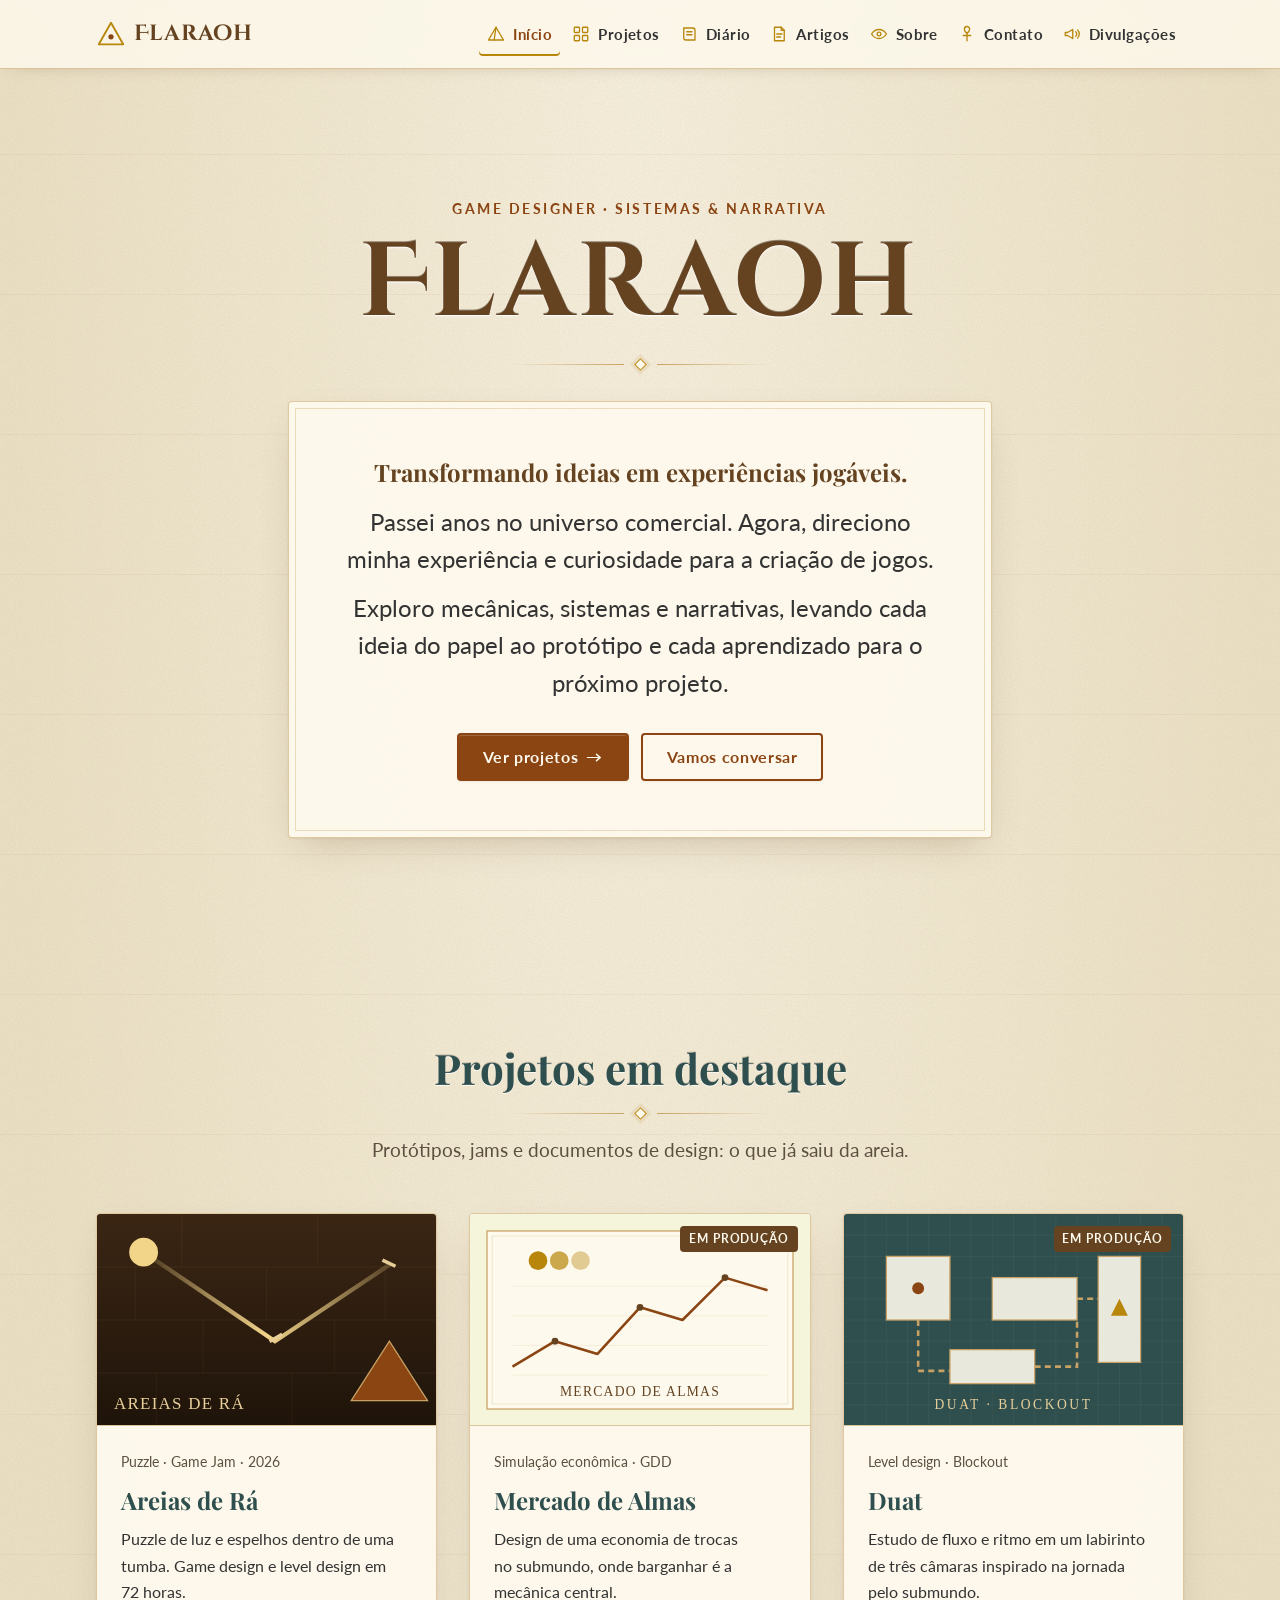
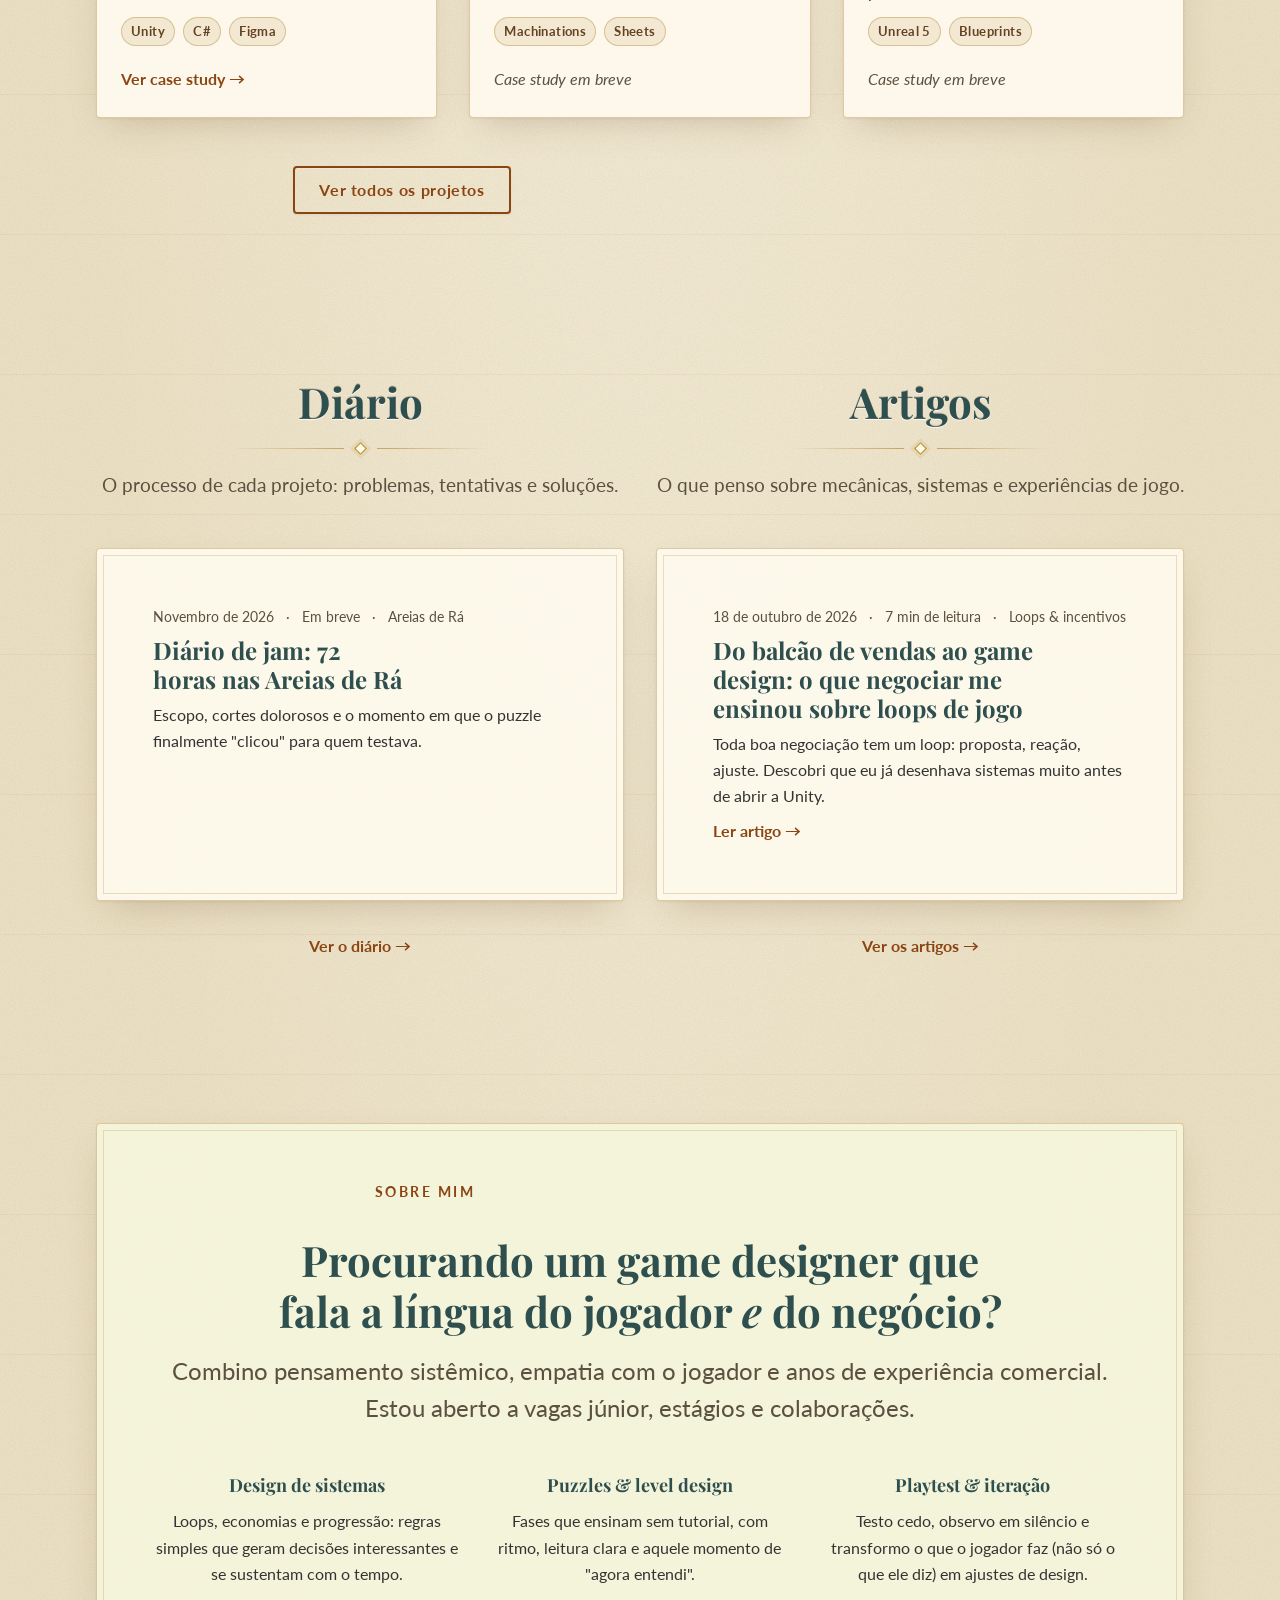
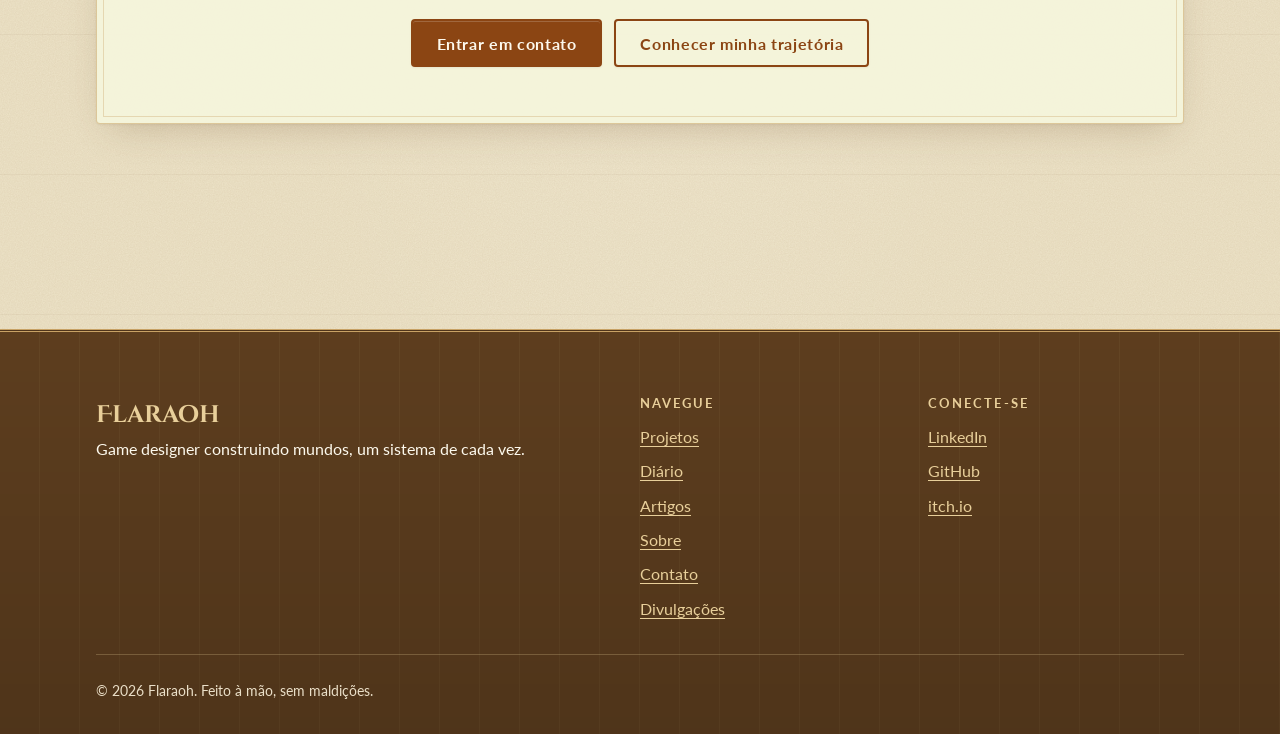
<file: index.html>
<!doctype html>
<html lang="pt-BR">
<head>
  <meta charset="utf-8">
  <meta name="viewport" content="width=device-width, initial-scale=1">
  <title>Flaraoh · Game Designer — Projetos, Diário & Artigos</title>
  <meta name="description" content="Flaraoh é game designer com foco em sistemas, narrativa e level design. Conheça os projetos, o diário de desenvolvimento e os artigos.">
  <meta name="theme-color" content="#FDF9ED">
  <meta property="og:title" content="Flaraoh · Game Designer">
  <meta property="og:description" content="Projetos, diário de desenvolvimento e artigos de game design de Flaraoh.">
  <meta property="og:type" content="website">
  <link rel="icon" href="assets/favicon.svg" type="image/svg+xml">
  <link rel="preconnect" href="https://fonts.googleapis.com">
  <link rel="preconnect" href="https://fonts.gstatic.com" crossorigin>
  <link rel="stylesheet" href="https://fonts.googleapis.com/css2?family=Cinzel+Decorative:wght@700&family=Lato:ital,wght@0,400;0,700;1,400&family=Playfair+Display:wght@600;700&display=swap">
  <link rel="stylesheet" href="css/style.css">
  <script>document.documentElement.classList.add("js");</script>
  <script src="js/main.js" defer></script>
</head>
<body>
  <a class="skip-link" href="#conteudo">Pular para o conteúdo</a>

  <header class="site-header">
    <div class="container site-header__inner">
      <a class="brand" href="index.html">
        <svg class="brand__mark" viewBox="0 0 32 32" aria-hidden="true"><path d="M16 4 3 27h26L16 4Z" fill="none" stroke="#B8860B" stroke-width="2" stroke-linejoin="round"/><circle cx="16" cy="19" r="2.8" fill="#8B4513"/></svg>
        <span class="brand__name">Flaraoh</span>
      </a>
      <button class="nav-toggle" type="button" aria-expanded="false" aria-controls="site-nav">
        <span class="nav-toggle__bars" aria-hidden="true"></span>
        <span class="nav-toggle__label visually-hidden">Abrir menu</span>
      </button>
      <nav id="site-nav" class="site-nav" aria-label="Principal">
        <ul class="site-nav__list">
          <li><a class="site-nav__link" href="index.html" aria-current="page"><svg class="site-nav__icon" viewBox="0 0 24 24" aria-hidden="true"><path d="M12 3 2 20h20L12 3Z"/><path d="M12 3 9.5 20"/></svg>Início</a></li>
          <li><a class="site-nav__link" href="projects.html"><svg class="site-nav__icon" viewBox="0 0 24 24" aria-hidden="true"><rect x="3" y="3" width="7" height="7" rx="1"/><rect x="14" y="3" width="7" height="7" rx="1"/><rect x="3" y="14" width="7" height="7" rx="1"/><rect x="14" y="14" width="7" height="7" rx="1"/></svg>Projetos</a></li>
          <li><a class="site-nav__link" href="devlog.html"><svg class="site-nav__icon" viewBox="0 0 24 24" aria-hidden="true"><path d="M5 4h12a3 3 0 0 1 3 3v13H8a3 3 0 0 1-3-3V4Z"/><path d="M9 9h7M9 13h7"/></svg>Diário</a></li>
          <li><a class="site-nav__link" href="articles.html"><svg class="site-nav__icon" viewBox="0 0 24 24" aria-hidden="true"><path d="M6 3h9l4 4v14H6V3Z"/><path d="M15 3v4h4M9 12h7M9 16h5"/></svg>Artigos</a></li>
          <li><a class="site-nav__link" href="about.html"><svg class="site-nav__icon" viewBox="0 0 24 24" aria-hidden="true"><path d="M2 12s4-6 10-6 10 6 10 6-4 6-10 6S2 12 2 12Z"/><circle cx="12" cy="12" r="2.5"/></svg>Sobre</a></li>
          <li><a class="site-nav__link" href="contact.html"><svg class="site-nav__icon" viewBox="0 0 24 24" aria-hidden="true"><path d="M12 11C9.5 9 8.5 7 8.5 5.5a3.5 3.5 0 0 1 7 0C15.5 7 14.5 9 12 11Z"/><path d="M12 11v10M7 14h10"/></svg>Contato</a></li>
          <li><a class="site-nav__link" href="spotlight.html"><svg class="site-nav__icon" viewBox="0 0 24 24" aria-hidden="true"><path d="M3 10v4h3l7 4V6l-7 4H3Z"/><path d="M17 9a4 4 0 0 1 0 6M19.5 6.5a8 8 0 0 1 0 11"/></svg>Divulgações</a></li>
        </ul>
      </nav>
    </div>
  </header>

  <main id="conteudo">
    <!-- BLOCO 1: APRESENTAÇÃO -->
    <section class="hero" aria-labelledby="hero-title">
      <div class="container hero__inner">
        <p class="eyebrow">Game Designer · Sistemas & Narrativa</p>
        <h1 id="hero-title" class="hero__title engraved">Flaraoh</h1>
        <div class="divider" aria-hidden="true"><span class="divider__gem"></span></div>
        <div class="plaque hero__plaque">
          <h2 class="hero__subtitle">Transformando ideias em experiências jogáveis.</h2>
          <p class="hero__lead">Passei anos no universo comercial. Agora, direciono minha experiência e curiosidade para a criação de jogos.</p>
          <p class="hero__lead">Exploro mecânicas, sistemas e narrativas, levando cada ideia do papel ao protótipo e cada aprendizado para o próximo projeto.</p>
          <div class="hero__actions">
            <a class="btn" href="projects.html">Ver projetos <span class="btn__arrow" aria-hidden="true">→</span></a>
            <a class="btn btn--ghost" href="contact.html">Vamos conversar</a>
          </div>
        </div>
      </div>
    </section>

    <!-- BLOCO 2: PROJETOS -->
    <section class="section" aria-labelledby="projetos-title">
      <div class="container">
        <header class="section-header">
          <h2 id="projetos-title" class="section-title engraved--subtle">Projetos em destaque</h2>
          <div class="divider" aria-hidden="true"><span class="divider__gem"></span></div>
          <p class="section-header__sub">Protótipos, jams e documentos de design: o que já saiu da areia.</p>
        </header>

        <ul class="grid grid--3 card-list" role="list">
          <li>
            <article class="card">
              <div class="card__media"><img src="assets/img/project-1.svg" alt="" width="800" height="500" loading="lazy" decoding="async"></div>
              <div class="card__body">
                <p class="card__meta">Puzzle · Game Jam · 2026</p>
                <h3 class="card__title"><a class="card__link" href="project-1.html">Areias de Rá</a></h3>
                <p>Puzzle de luz e espelhos dentro de uma tumba. Game design e level design em 72 horas.</p>
                <ul class="tag-list" aria-label="Tecnologias"><li class="tag">Unity</li><li class="tag">C#</li><li class="tag">Figma</li></ul>
                <p class="card__footer"><span class="card__cta">Ver case study →</span></p>
              </div>
            </article>
          </li>
          <li>
            <article class="card">
              <span class="badge">Em produção</span>
              <div class="card__media"><img src="assets/img/project-2.svg" alt="" width="800" height="500" loading="lazy" decoding="async"></div>
              <div class="card__body">
                <p class="card__meta">Simulação econômica · GDD</p>
                <h3 class="card__title">Mercado de Almas</h3>
                <p>Design de uma economia de trocas no submundo, onde barganhar é a mecânica central.</p>
                <ul class="tag-list" aria-label="Tecnologias"><li class="tag">Machinations</li><li class="tag">Sheets</li></ul>
                <p class="card__footer"><span class="card__cta card__cta--soon">Case study em breve</span></p>
              </div>
            </article>
          </li>
          <li>
            <article class="card">
              <span class="badge">Em produção</span>
              <div class="card__media"><img src="assets/img/project-3.svg" alt="" width="800" height="500" loading="lazy" decoding="async"></div>
              <div class="card__body">
                <p class="card__meta">Level design · Blockout</p>
                <h3 class="card__title">Duat</h3>
                <p>Estudo de fluxo e ritmo em um labirinto de três câmaras inspirado na jornada pelo submundo.</p>
                <ul class="tag-list" aria-label="Tecnologias"><li class="tag">Unreal 5</li><li class="tag">Blueprints</li></ul>
                <p class="card__footer"><span class="card__cta card__cta--soon">Case study em breve</span></p>
              </div>
            </article>
          </li>
        </ul>

        <p class="text-center mt-7"><a class="btn btn--ghost" href="projects.html">Ver todos os projetos</a></p>
      </div>
    </section>

    <!-- BLOCOS 3 E 4: DIÁRIO E ARTIGOS (lado a lado no computador) -->
    <div class="section section--tight">
      <div class="container grid grid--2 split">
        <section aria-labelledby="diario-title">
          <header class="section-header">
            <h2 id="diario-title" class="section-title engraved--subtle">Diário</h2>
            <div class="divider" aria-hidden="true"><span class="divider__gem"></span></div>
            <p class="section-header__sub">O processo de cada projeto: problemas, tentativas e soluções.</p>
          </header>
          <div class="plaque">
            <article class="post-preview">
              <p class="post-preview__meta"><time datetime="2026-11">Novembro de 2026</time><span>Em breve</span><span>Areias de Rá</span></p>
              <h3 class="post-preview__title">Diário de jam: 72 horas nas Areias de Rá</h3>
              <p class="post-preview__excerpt">Escopo, cortes dolorosos e o momento em que o puzzle finalmente "clicou" para quem testava.</p>
            </article>
          </div>
          <p class="text-center mt-6"><a class="link-arrow" href="devlog.html">Ver o diário</a></p>
        </section>

        <section aria-labelledby="artigos-title">
          <header class="section-header">
            <h2 id="artigos-title" class="section-title engraved--subtle">Artigos</h2>
            <div class="divider" aria-hidden="true"><span class="divider__gem"></span></div>
            <p class="section-header__sub">O que penso sobre mecânicas, sistemas e experiências de jogo.</p>
          </header>
          <div class="plaque">
            <article class="post-preview">
              <p class="post-preview__meta"><time datetime="2026-10-18">18 de outubro de 2026</time><span>7 min de leitura</span><span>Loops & incentivos</span></p>
              <h3 class="post-preview__title"><a href="article-1.html">Do balcão de vendas ao game design: o que negociar me ensinou sobre loops de jogo</a></h3>
              <p class="post-preview__excerpt">Toda boa negociação tem um loop: proposta, reação, ajuste. Descobri que eu já desenhava sistemas muito antes de abrir a Unity.</p>
              <p><a class="link-arrow" href="article-1.html" aria-label="Ler artigo: Do balcão de vendas ao game design">Ler artigo</a></p>
            </article>
          </div>
          <p class="text-center mt-6"><a class="link-arrow" href="articles.html">Ver os artigos</a></p>
        </section>
      </div>
    </div>

    <!-- BLOCO 5: SOBRE E CONTATO -->
    <!-- EDITAR: ajuste as três áreas ao seu foco real -->
    <section class="section" aria-labelledby="sobre-title">
      <div class="container">
        <div class="plaque plaque--beige cta-band">
          <p class="eyebrow">Sobre mim</p>
          <h2 id="sobre-title" class="mt-6">Procurando um game designer que fala a língua do jogador <em>e</em> do negócio?</h2>
          <p class="lead">Combino pensamento sistêmico, empatia com o jogador e anos de experiência comercial. Estou aberto a vagas júnior, estágios e colaborações.</p>

          <div class="skill-groups mt-7">
            <div class="skill-group">
              <h3>Design de sistemas</h3>
              <p>Loops, economias e progressão: regras simples que geram decisões interessantes e se sustentam com o tempo.</p>
            </div>
            <div class="skill-group">
              <h3>Puzzles & level design</h3>
              <p>Fases que ensinam sem tutorial, com ritmo, leitura clara e aquele momento de "agora entendi".</p>
            </div>
            <div class="skill-group">
              <h3>Playtest & iteração</h3>
              <p>Testo cedo, observo em silêncio e transformo o que o jogador faz (não só o que ele diz) em ajustes de design.</p>
            </div>
          </div>

          <div class="cta-band__actions">
            <a class="btn" href="contact.html">Entrar em contato</a>
            <a class="btn btn--ghost" href="about.html">Conhecer minha trajetória</a>
          </div>
        </div>
      </div>
    </section>
  </main>


  <footer class="site-footer">
    <div class="container site-footer__inner">
      <div>
        <p class="site-footer__brand">Flaraoh</p>
        <p>Game designer construindo mundos, um sistema de cada vez.</p>
      </div>
      <nav aria-label="Rodapé">
        <h2 class="site-footer__heading">Navegue</h2>
        <ul class="site-footer__links">
          <li><a href="projects.html">Projetos</a></li>
          <li><a href="devlog.html">Diário</a></li>
          <li><a href="articles.html">Artigos</a></li>
          <li><a href="about.html">Sobre</a></li>
          <li><a href="contact.html">Contato</a></li>
          <li><a href="spotlight.html">Divulgações</a></li>
        </ul>
      </nav>
      <div>
        <h2 class="site-footer__heading">Conecte-se</h2>
        <ul class="site-footer__links">
          <li><a href="https://www.linkedin.com/in/seu-usuario" rel="noopener">LinkedIn</a></li>
          <li><a href="https://github.com/seu-usuario" rel="noopener">GitHub</a></li>
          <li><a href="https://seu-usuario.itch.io" rel="noopener">itch.io</a></li>
        </ul>
      </div>
      <p class="site-footer__copy">© <span data-year>2026</span> Flaraoh. Feito à mão, sem maldições.</p>
    </div>
  </footer>
</body>
</html>
</file>
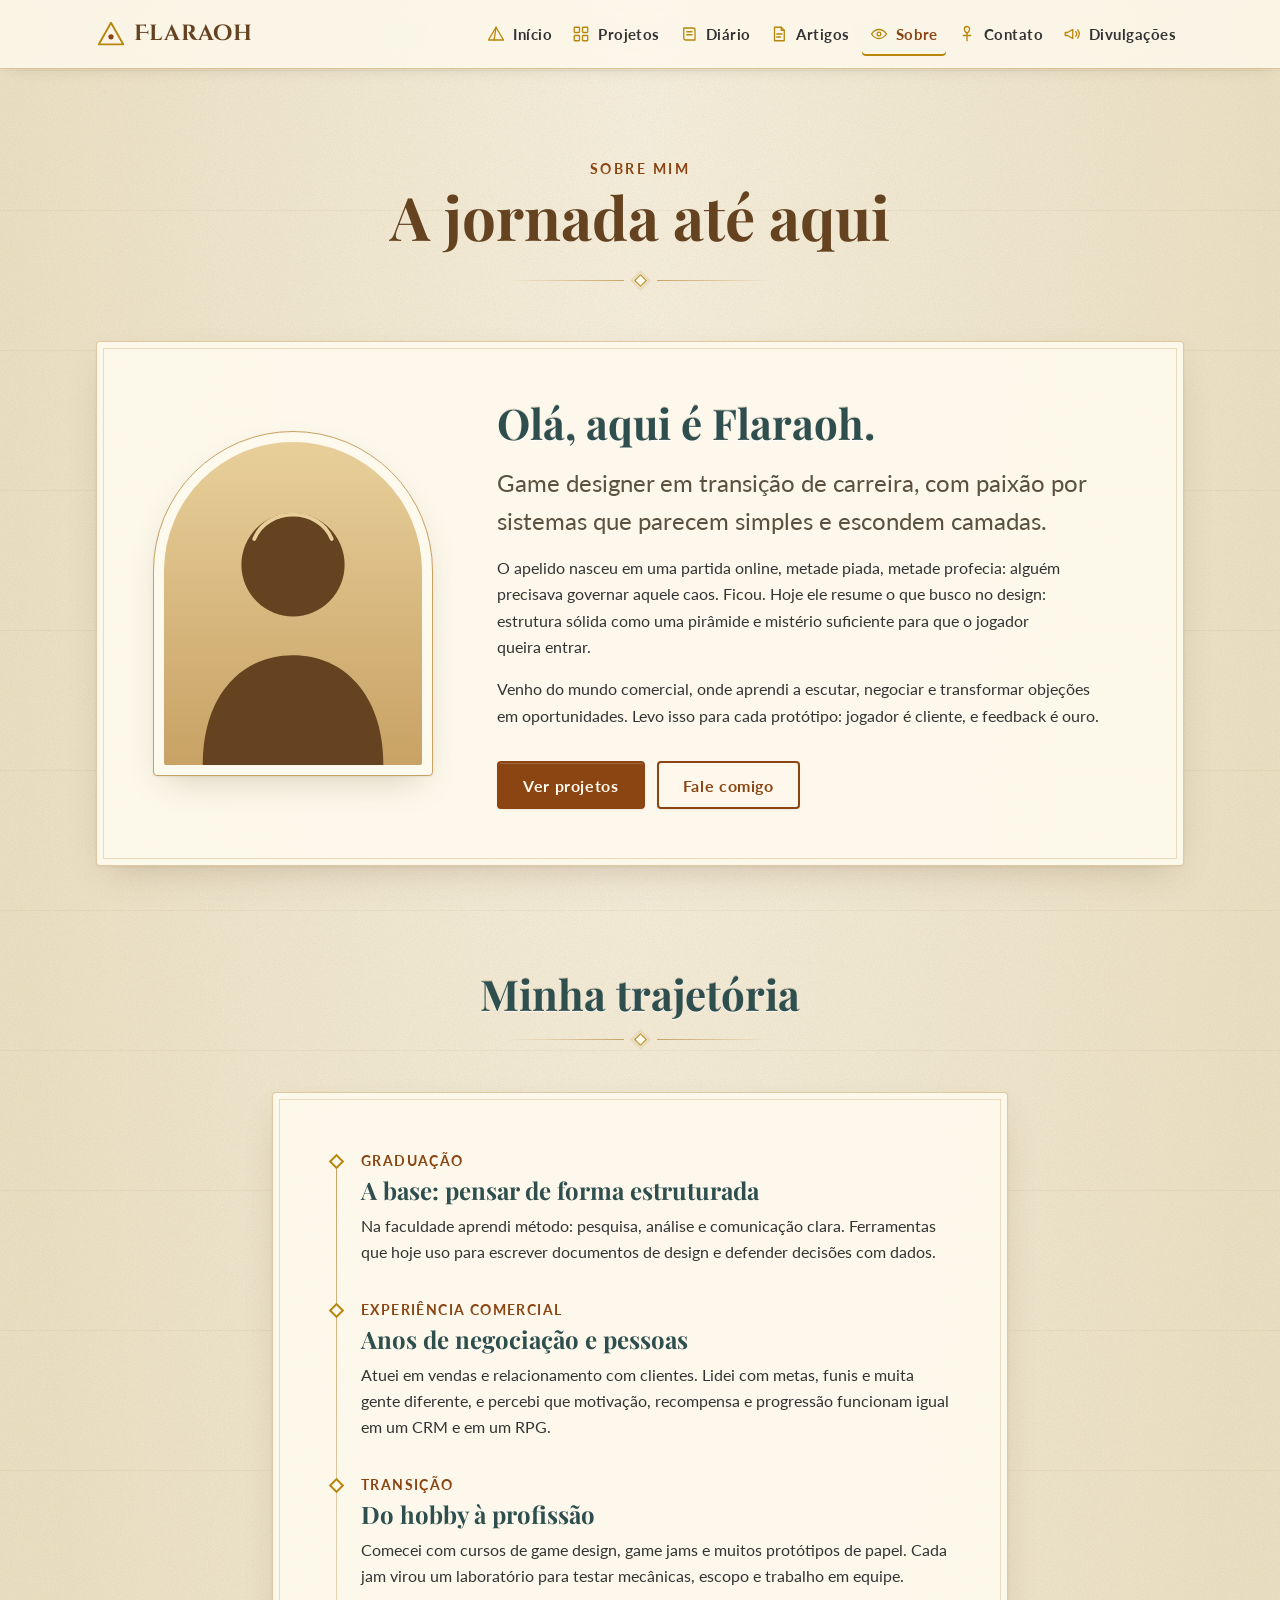
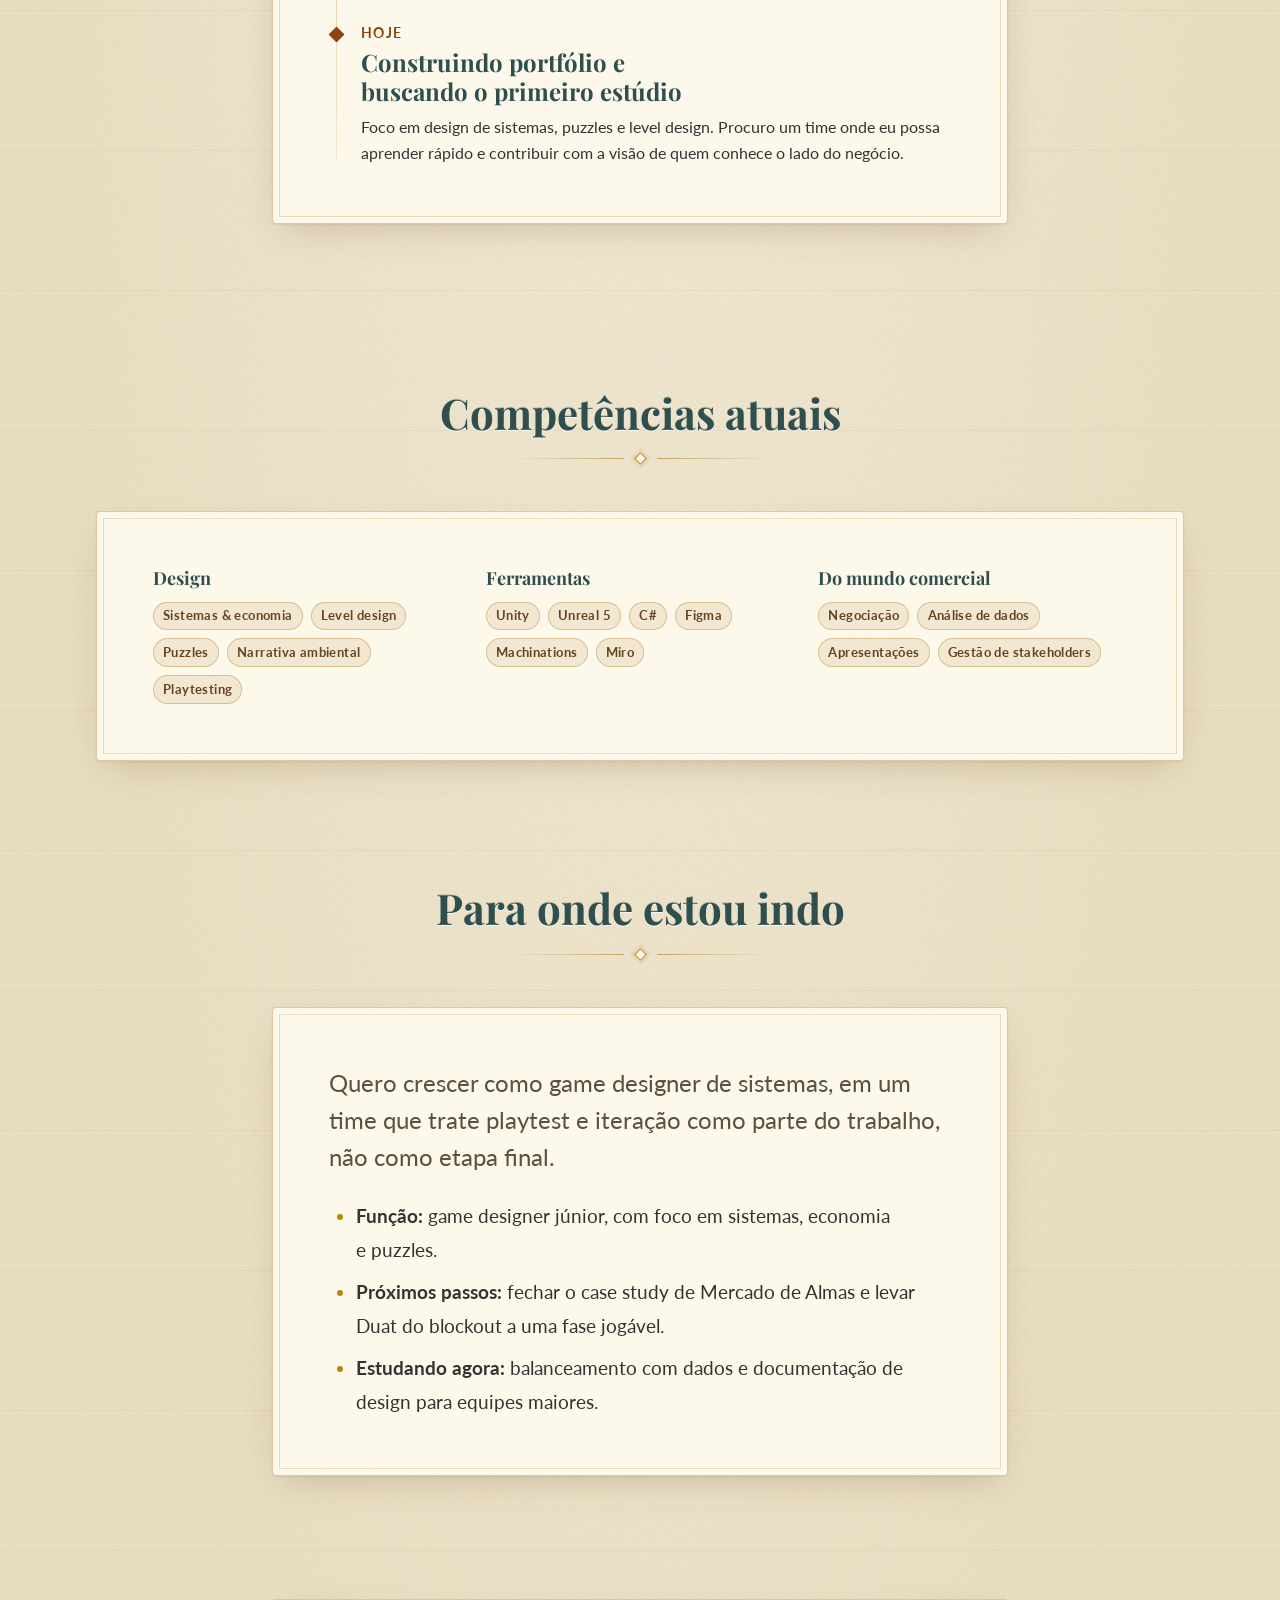
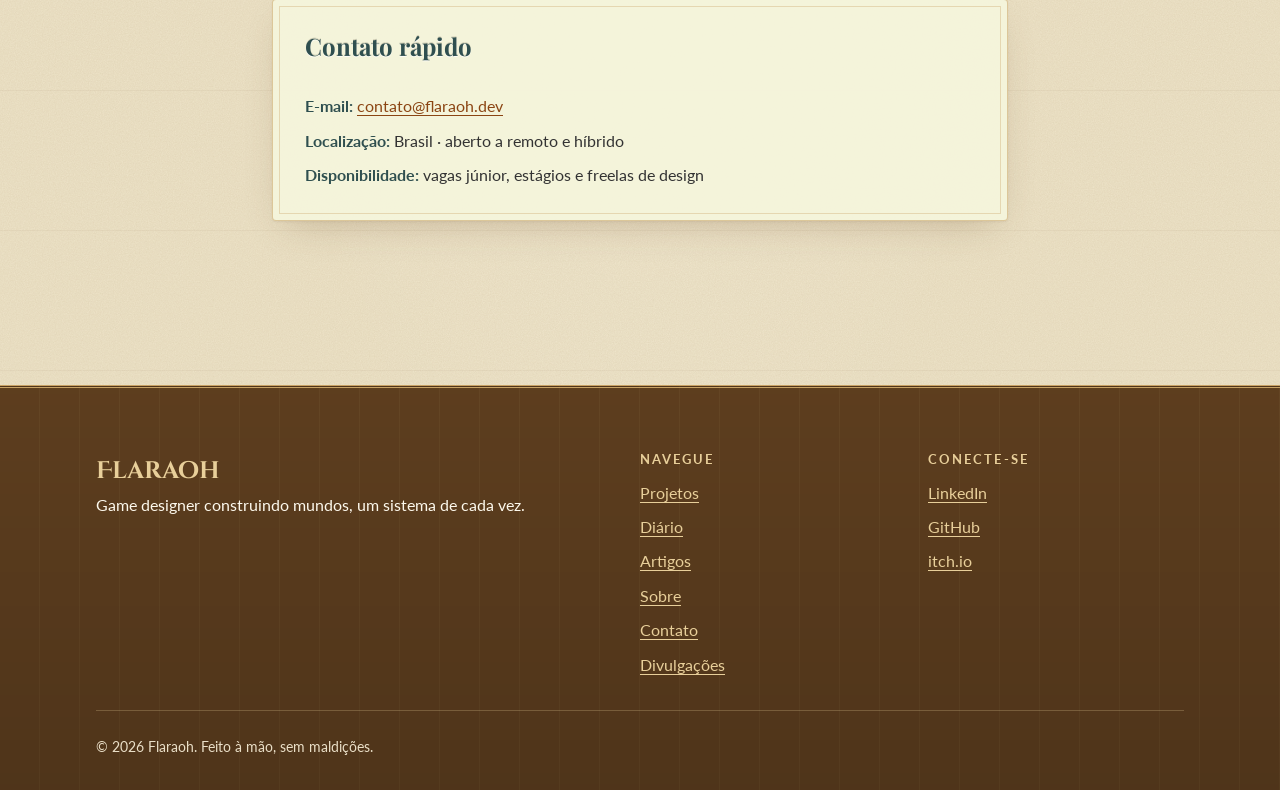
<file: about.html>
<!doctype html>
<html lang="pt-BR">
<head>
  <meta charset="utf-8">
  <meta name="viewport" content="width=device-width, initial-scale=1">
  <title>Sobre · Flaraoh</title>
  <meta name="description" content="A trajetória de Flaraoh, suas competências atuais em game design e a direção profissional que busca.">
  <meta name="theme-color" content="#FDF9ED">
  <link rel="icon" href="assets/favicon.svg" type="image/svg+xml">
  <link rel="preconnect" href="https://fonts.googleapis.com">
  <link rel="preconnect" href="https://fonts.gstatic.com" crossorigin>
  <link rel="stylesheet" href="https://fonts.googleapis.com/css2?family=Cinzel+Decorative:wght@700&family=Lato:ital,wght@0,400;0,700;1,400&family=Playfair+Display:wght@600;700&display=swap">
  <link rel="stylesheet" href="css/style.css">
  <script>document.documentElement.classList.add("js");</script>
  <script src="js/main.js" defer></script>
</head>
<body>
  <a class="skip-link" href="#conteudo">Pular para o conteúdo</a>

  <header class="site-header">
    <div class="container site-header__inner">
      <a class="brand" href="index.html">
        <svg class="brand__mark" viewBox="0 0 32 32" aria-hidden="true"><path d="M16 4 3 27h26L16 4Z" fill="none" stroke="#B8860B" stroke-width="2" stroke-linejoin="round"/><circle cx="16" cy="19" r="2.8" fill="#8B4513"/></svg>
        <span class="brand__name">Flaraoh</span>
      </a>
      <button class="nav-toggle" type="button" aria-expanded="false" aria-controls="site-nav">
        <span class="nav-toggle__bars" aria-hidden="true"></span>
        <span class="nav-toggle__label visually-hidden">Abrir menu</span>
      </button>
      <nav id="site-nav" class="site-nav" aria-label="Principal">
        <ul class="site-nav__list">
          <li><a class="site-nav__link" href="index.html"><svg class="site-nav__icon" viewBox="0 0 24 24" aria-hidden="true"><path d="M12 3 2 20h20L12 3Z"/><path d="M12 3 9.5 20"/></svg>Início</a></li>
          <li><a class="site-nav__link" href="projects.html"><svg class="site-nav__icon" viewBox="0 0 24 24" aria-hidden="true"><rect x="3" y="3" width="7" height="7" rx="1"/><rect x="14" y="3" width="7" height="7" rx="1"/><rect x="3" y="14" width="7" height="7" rx="1"/><rect x="14" y="14" width="7" height="7" rx="1"/></svg>Projetos</a></li>
          <li><a class="site-nav__link" href="devlog.html"><svg class="site-nav__icon" viewBox="0 0 24 24" aria-hidden="true"><path d="M5 4h12a3 3 0 0 1 3 3v13H8a3 3 0 0 1-3-3V4Z"/><path d="M9 9h7M9 13h7"/></svg>Diário</a></li>
          <li><a class="site-nav__link" href="articles.html"><svg class="site-nav__icon" viewBox="0 0 24 24" aria-hidden="true"><path d="M6 3h9l4 4v14H6V3Z"/><path d="M15 3v4h4M9 12h7M9 16h5"/></svg>Artigos</a></li>
          <li><a class="site-nav__link" href="about.html" aria-current="page"><svg class="site-nav__icon" viewBox="0 0 24 24" aria-hidden="true"><path d="M2 12s4-6 10-6 10 6 10 6-4 6-10 6S2 12 2 12Z"/><circle cx="12" cy="12" r="2.5"/></svg>Sobre</a></li>
          <li><a class="site-nav__link" href="contact.html"><svg class="site-nav__icon" viewBox="0 0 24 24" aria-hidden="true"><path d="M12 11C9.5 9 8.5 7 8.5 5.5a3.5 3.5 0 0 1 7 0C15.5 7 14.5 9 12 11Z"/><path d="M12 11v10M7 14h10"/></svg>Contato</a></li>
          <li><a class="site-nav__link" href="spotlight.html"><svg class="site-nav__icon" viewBox="0 0 24 24" aria-hidden="true"><path d="M3 10v4h3l7 4V6l-7 4H3Z"/><path d="M17 9a4 4 0 0 1 0 6M19.5 6.5a8 8 0 0 1 0 11"/></svg>Divulgações</a></li>
        </ul>
      </nav>
    </div>
  </header>

  <main id="conteudo">
    <header class="page-header container">
      <p class="eyebrow">Sobre mim</p>
      <h1 class="mt-0">A jornada até aqui</h1>
      <div class="divider" aria-hidden="true"><span class="divider__gem"></span></div>
    </header>

    <!-- EDITAR: substitua os textos abaixo pela sua história real -->
    <section class="container" aria-label="Apresentação">
      <div class="plaque">
        <div class="profile">
          <figure class="profile__photo">
            <!-- Troque por sua foto: idealmente WebP/AVIF, ~560×700px, < 80 KB -->
            <img src="assets/img/profile.svg" alt="Retrato de Flaraoh" width="400" height="500" decoding="async">
          </figure>
          <div class="stack">
            <h2 class="engraved--subtle">Olá, aqui é Flaraoh.</h2>
            <p class="lead">Game designer em transição de carreira, com paixão por sistemas que parecem simples e escondem camadas.</p>
            <p>O apelido nasceu em uma partida online, metade piada, metade profecia: alguém precisava governar aquele caos. Ficou. Hoje ele resume o que busco no design: estrutura sólida como uma pirâmide e mistério suficiente para que o jogador queira entrar.</p>
            <p>Venho do mundo comercial, onde aprendi a escutar, negociar e transformar objeções em oportunidades. Levo isso para cada protótipo: jogador é cliente, e feedback é ouro.</p>
            <div class="hero__actions hero__actions--start">
              <a class="btn" href="projects.html">Ver projetos</a>
              <a class="btn btn--ghost" href="contact.html">Fale comigo</a>
            </div>
          </div>
        </div>
      </div>
    </section>

    <section class="section" aria-labelledby="jornada-title">
      <div class="container container--narrow">
        <header class="section-header">
          <h2 id="jornada-title" class="section-title engraved--subtle">Minha trajetória</h2>
          <div class="divider" aria-hidden="true"><span class="divider__gem"></span></div>
        </header>

        <div class="plaque">
          <ol class="timeline">
            <li class="timeline__item">
              <p class="timeline__period">Graduação</p>
              <h3>A base: pensar de forma estruturada</h3>
              <p>Na faculdade aprendi método: pesquisa, análise e comunicação clara. Ferramentas que hoje uso para escrever documentos de design e defender decisões com dados.</p>
            </li>
            <li class="timeline__item">
              <p class="timeline__period">Experiência comercial</p>
              <h3>Anos de negociação e pessoas</h3>
              <p>Atuei em vendas e relacionamento com clientes. Lidei com metas, funis e muita gente diferente, e percebi que motivação, recompensa e progressão funcionam igual em um CRM e em um RPG.</p>
            </li>
            <li class="timeline__item">
              <p class="timeline__period">Transição</p>
              <h3>Do hobby à profissão</h3>
              <p>Comecei com cursos de game design, game jams e muitos protótipos de papel. Cada jam virou um laboratório para testar mecânicas, escopo e trabalho em equipe.</p>
            </li>
            <li class="timeline__item timeline__item--current">
              <p class="timeline__period">Hoje</p>
              <h3>Construindo portfólio e buscando o primeiro estúdio</h3>
              <p>Foco em design de sistemas, puzzles e level design. Procuro um time onde eu possa aprender rápido e contribuir com a visão de quem conhece o lado do negócio.</p>
            </li>
          </ol>
        </div>
      </div>
    </section>

    <section class="section section--tight" aria-labelledby="skills-title">
      <div class="container">
        <header class="section-header">
          <h2 id="skills-title" class="section-title engraved--subtle">Competências atuais</h2>
          <div class="divider" aria-hidden="true"><span class="divider__gem"></span></div>
        </header>

        <div class="plaque">
          <div class="skill-groups">
            <div class="skill-group">
              <h3>Design</h3>
              <ul class="tag-list">
                <li class="tag">Sistemas & economia</li><li class="tag">Level design</li><li class="tag">Puzzles</li><li class="tag">Narrativa ambiental</li><li class="tag">Playtesting</li>
              </ul>
            </div>
            <div class="skill-group">
              <h3>Ferramentas</h3>
              <ul class="tag-list">
                <li class="tag">Unity</li><li class="tag">Unreal 5</li><li class="tag">C#</li><li class="tag">Figma</li><li class="tag">Machinations</li><li class="tag">Miro</li>
              </ul>
            </div>
            <div class="skill-group">
              <h3>Do mundo comercial</h3>
              <ul class="tag-list">
                <li class="tag">Negociação</li><li class="tag">Análise de dados</li><li class="tag">Apresentações</li><li class="tag">Gestão de stakeholders</li>
              </ul>
            </div>
          </div>
        </div>
      </div>
    </section>

    <!-- EDITAR: descreva o tipo de vaga, de estúdio e de jogo que você busca -->
    <section class="section section--tight" aria-labelledby="direcao-title">
      <div class="container container--narrow">
        <header class="section-header">
          <h2 id="direcao-title" class="section-title engraved--subtle">Para onde estou indo</h2>
          <div class="divider" aria-hidden="true"><span class="divider__gem"></span></div>
        </header>

        <div class="plaque">
          <div class="prose">
            <p class="lead mt-0">Quero crescer como game designer de sistemas, em um time que trate playtest e iteração como parte do trabalho, não como etapa final.</p>
            <ul>
              <li><strong>Função:</strong> game designer júnior, com foco em sistemas, economia e puzzles.</li>
              <li><strong>Próximos passos:</strong> fechar o case study de Mercado de Almas e levar Duat do blockout a uma fase jogável.</li>
              <li><strong>Estudando agora:</strong> balanceamento com dados e documentação de design para equipes maiores.</li>
            </ul>
          </div>
        </div>
      </div>
    </section>

    <section class="section section--tight" aria-labelledby="contato-rapido-title">
      <div class="container container--narrow">
        <div class="plaque plaque--beige plaque--compact">
          <h2 id="contato-rapido-title" class="engraved--subtle fs-h3">Contato rápido</h2>
          <ul class="contact-facts mt-6">
            <!-- EDITAR: e-mail e localização -->
            <li><strong>E-mail:</strong> <a href="mailto:contato@flaraoh.dev">contato@flaraoh.dev</a></li>
            <li><strong>Localização:</strong> Brasil · aberto a remoto e híbrido</li>
            <li><strong>Disponibilidade:</strong> vagas júnior, estágios e freelas de design</li>
          </ul>
        </div>
      </div>
    </section>
  </main>

  <footer class="site-footer">
    <div class="container site-footer__inner">
      <div>
        <p class="site-footer__brand">Flaraoh</p>
        <p>Game designer construindo mundos, um sistema de cada vez.</p>
      </div>
      <nav aria-label="Rodapé">
        <h2 class="site-footer__heading">Navegue</h2>
        <ul class="site-footer__links">
          <li><a href="projects.html">Projetos</a></li>
          <li><a href="devlog.html">Diário</a></li>
          <li><a href="articles.html">Artigos</a></li>
          <li><a href="about.html">Sobre</a></li>
          <li><a href="contact.html">Contato</a></li>
          <li><a href="spotlight.html">Divulgações</a></li>
        </ul>
      </nav>
      <div>
        <h2 class="site-footer__heading">Conecte-se</h2>
        <ul class="site-footer__links">
          <li><a href="https://www.linkedin.com/in/seu-usuario" rel="noopener">LinkedIn</a></li>
          <li><a href="https://github.com/seu-usuario" rel="noopener">GitHub</a></li>
          <li><a href="https://seu-usuario.itch.io" rel="noopener">itch.io</a></li>
        </ul>
      </div>
      <p class="site-footer__copy">© <span data-year>2026</span> Flaraoh. Feito à mão, sem maldições.</p>
    </div>
  </footer>
</body>
</html>
</file>
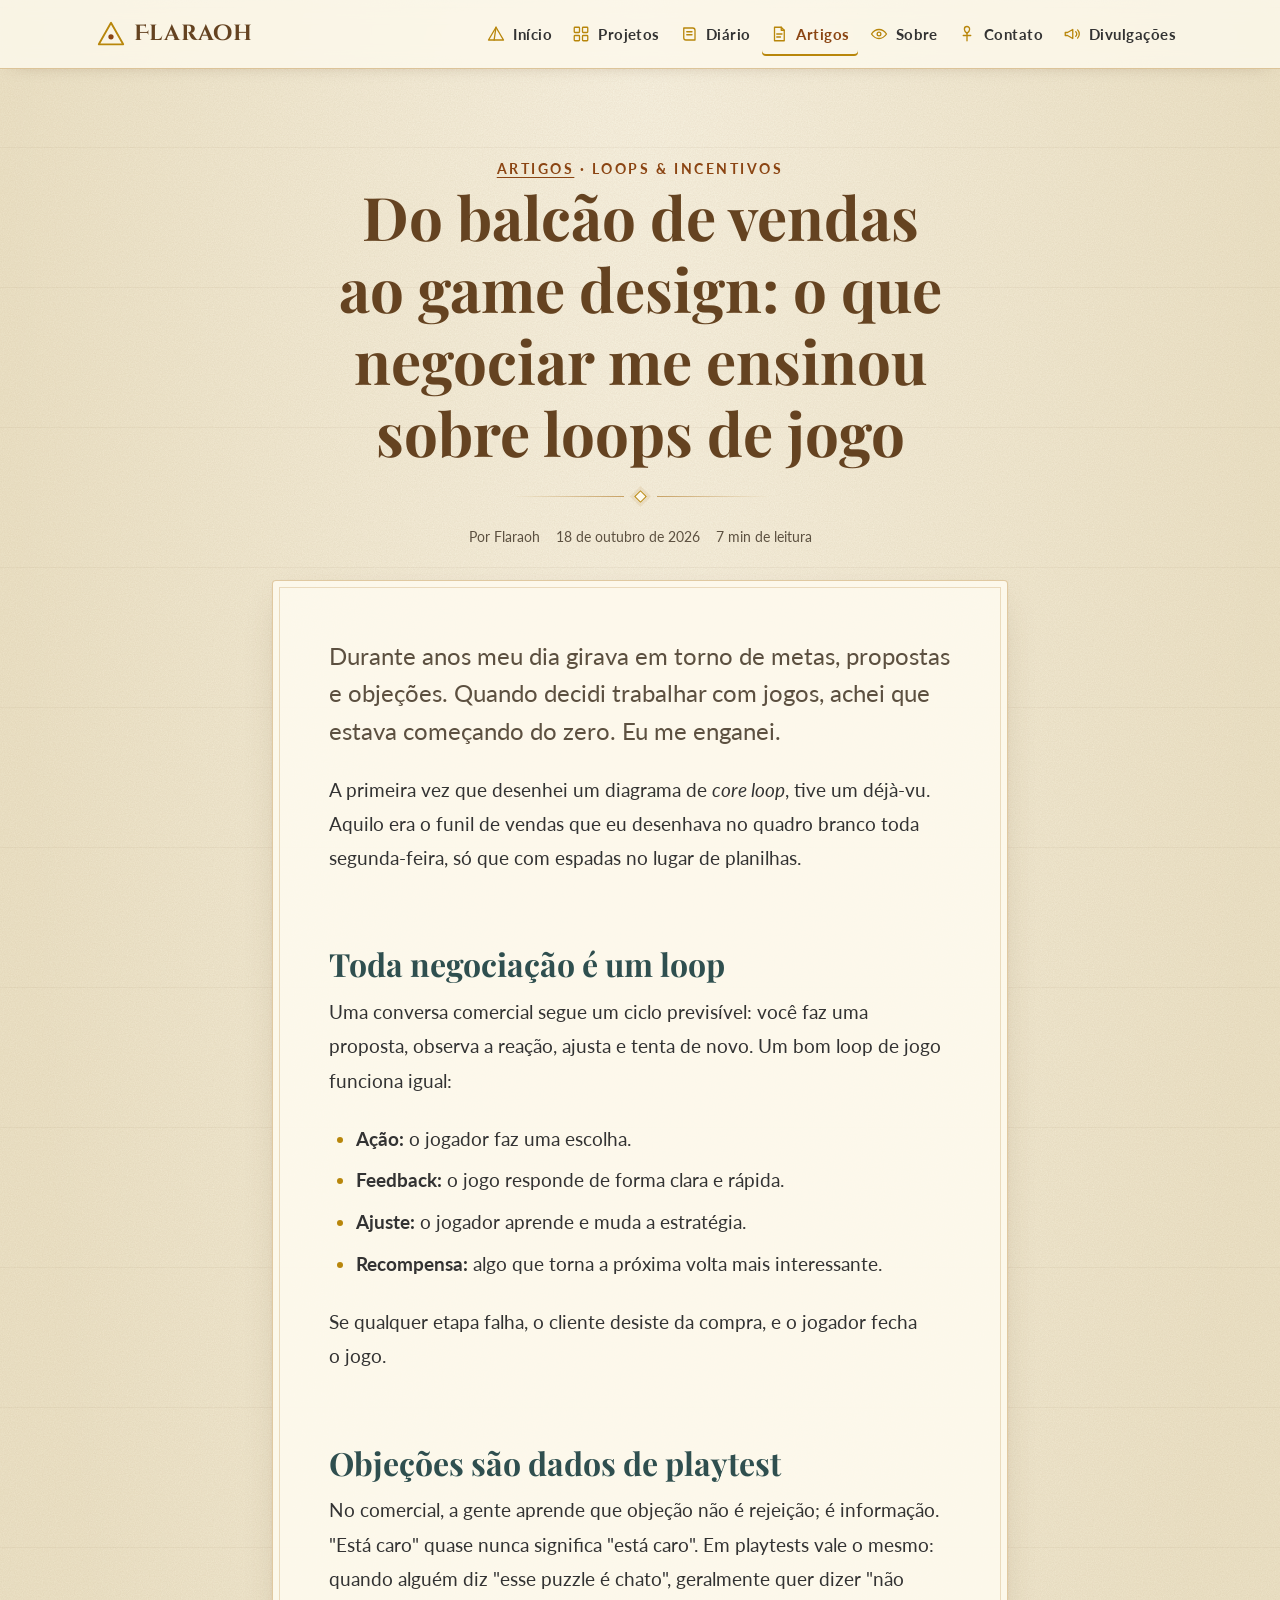
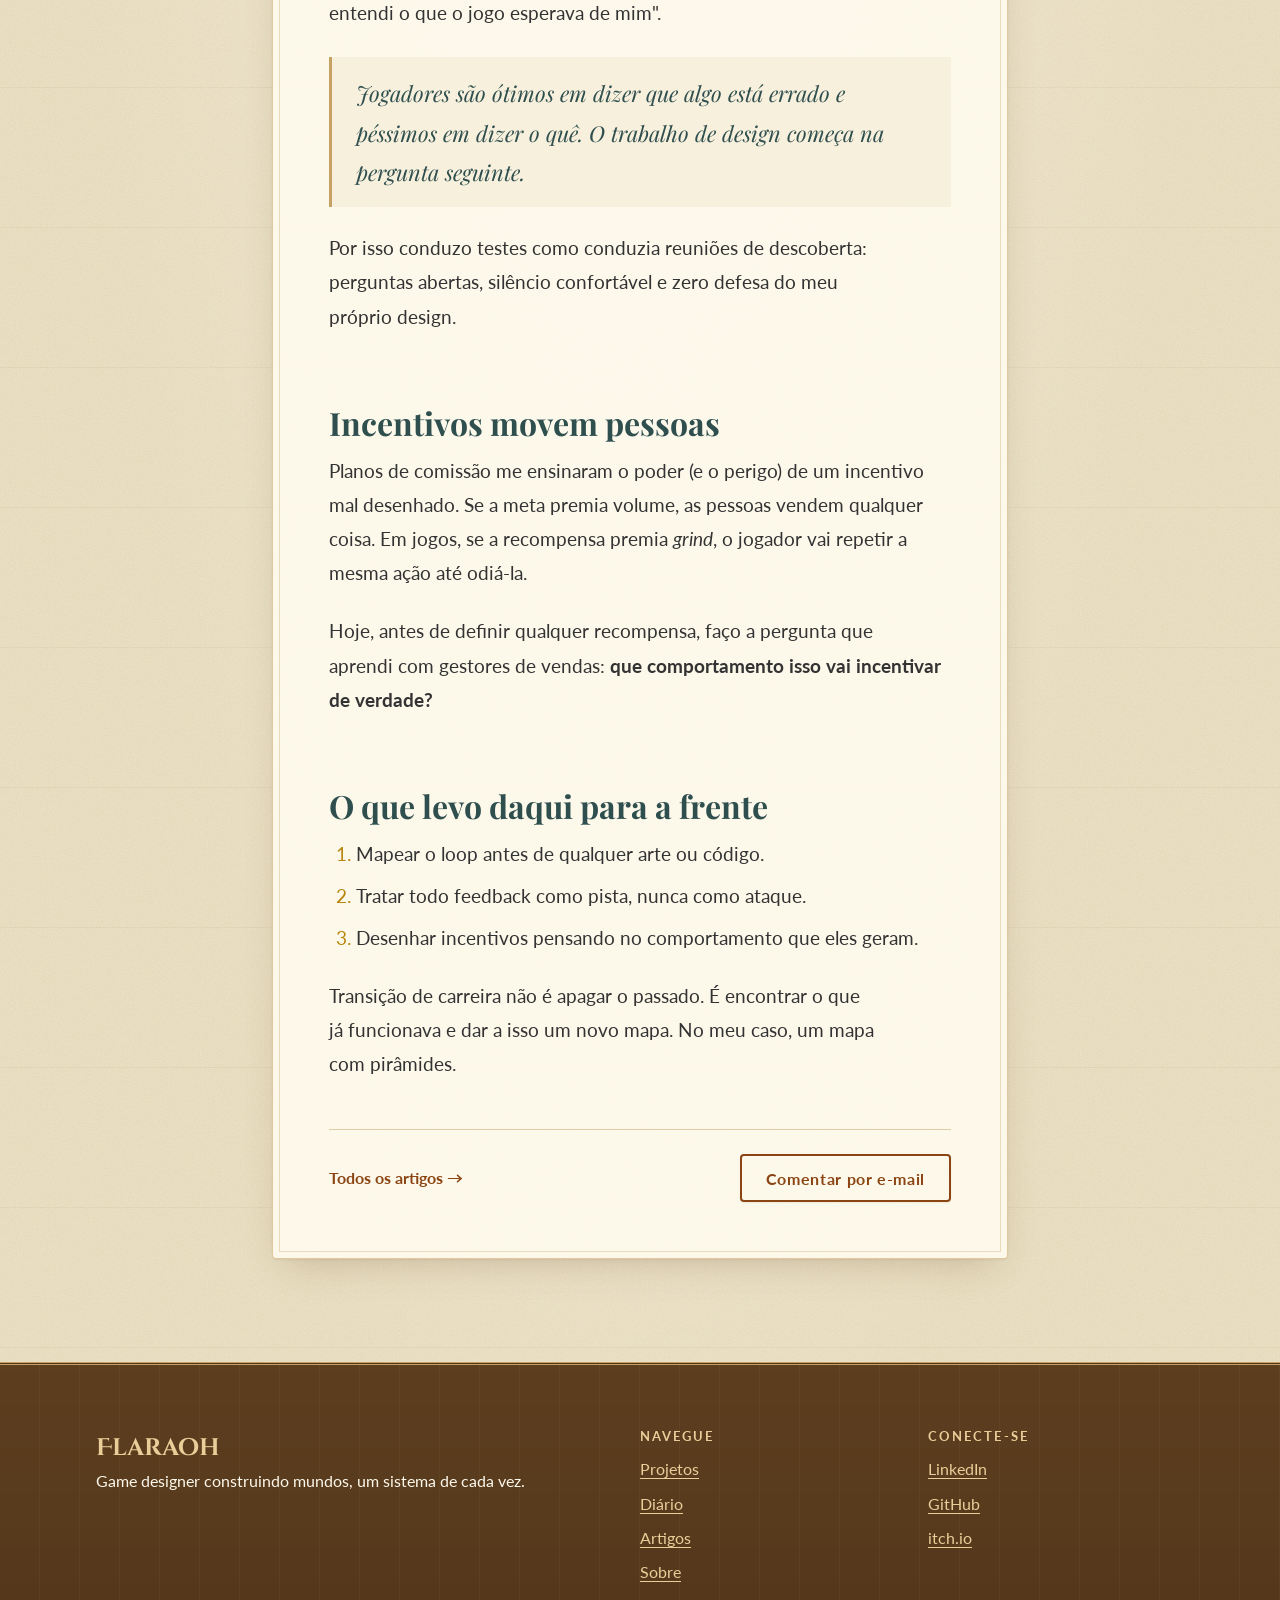
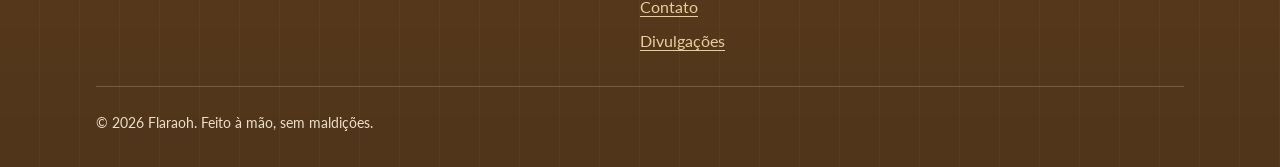
<file: article-1.html>
<!doctype html>
<html lang="pt-BR">
<head>
  <meta charset="utf-8">
  <meta name="viewport" content="width=device-width, initial-scale=1">
  <title>Do balcão de vendas ao game design · Flaraoh</title>
  <meta name="description" content="O que anos de negociação comercial ensinam sobre core loops, playtests e incentivos em jogos.">
  <meta name="theme-color" content="#FDF9ED">
  <link rel="icon" href="assets/favicon.svg" type="image/svg+xml">
  <link rel="preconnect" href="https://fonts.googleapis.com">
  <link rel="preconnect" href="https://fonts.gstatic.com" crossorigin>
  <link rel="stylesheet" href="https://fonts.googleapis.com/css2?family=Cinzel+Decorative:wght@700&family=Lato:ital,wght@0,400;0,700;1,400&family=Playfair+Display:wght@600;700&display=swap">
  <link rel="stylesheet" href="css/style.css">
  <script>document.documentElement.classList.add("js");</script>
  <script src="js/main.js" defer></script>
</head>
<body>
  <a class="skip-link" href="#conteudo">Pular para o conteúdo</a>

  <header class="site-header">
    <div class="container site-header__inner">
      <a class="brand" href="index.html">
        <svg class="brand__mark" viewBox="0 0 32 32" aria-hidden="true"><path d="M16 4 3 27h26L16 4Z" fill="none" stroke="#B8860B" stroke-width="2" stroke-linejoin="round"/><circle cx="16" cy="19" r="2.8" fill="#8B4513"/></svg>
        <span class="brand__name">Flaraoh</span>
      </a>
      <button class="nav-toggle" type="button" aria-expanded="false" aria-controls="site-nav">
        <span class="nav-toggle__bars" aria-hidden="true"></span>
        <span class="nav-toggle__label visually-hidden">Abrir menu</span>
      </button>
      <nav id="site-nav" class="site-nav" aria-label="Principal">
        <ul class="site-nav__list">
          <li><a class="site-nav__link" href="index.html"><svg class="site-nav__icon" viewBox="0 0 24 24" aria-hidden="true"><path d="M12 3 2 20h20L12 3Z"/><path d="M12 3 9.5 20"/></svg>Início</a></li>
          <li><a class="site-nav__link" href="projects.html"><svg class="site-nav__icon" viewBox="0 0 24 24" aria-hidden="true"><rect x="3" y="3" width="7" height="7" rx="1"/><rect x="14" y="3" width="7" height="7" rx="1"/><rect x="3" y="14" width="7" height="7" rx="1"/><rect x="14" y="14" width="7" height="7" rx="1"/></svg>Projetos</a></li>
          <li><a class="site-nav__link" href="devlog.html"><svg class="site-nav__icon" viewBox="0 0 24 24" aria-hidden="true"><path d="M5 4h12a3 3 0 0 1 3 3v13H8a3 3 0 0 1-3-3V4Z"/><path d="M9 9h7M9 13h7"/></svg>Diário</a></li>
          <li><a class="site-nav__link" href="articles.html" aria-current="page"><svg class="site-nav__icon" viewBox="0 0 24 24" aria-hidden="true"><path d="M6 3h9l4 4v14H6V3Z"/><path d="M15 3v4h4M9 12h7M9 16h5"/></svg>Artigos</a></li>
          <li><a class="site-nav__link" href="about.html"><svg class="site-nav__icon" viewBox="0 0 24 24" aria-hidden="true"><path d="M2 12s4-6 10-6 10 6 10 6-4 6-10 6S2 12 2 12Z"/><circle cx="12" cy="12" r="2.5"/></svg>Sobre</a></li>
          <li><a class="site-nav__link" href="contact.html"><svg class="site-nav__icon" viewBox="0 0 24 24" aria-hidden="true"><path d="M12 11C9.5 9 8.5 7 8.5 5.5a3.5 3.5 0 0 1 7 0C15.5 7 14.5 9 12 11Z"/><path d="M12 11v10M7 14h10"/></svg>Contato</a></li>
          <li><a class="site-nav__link" href="spotlight.html"><svg class="site-nav__icon" viewBox="0 0 24 24" aria-hidden="true"><path d="M3 10v4h3l7 4V6l-7 4H3Z"/><path d="M17 9a4 4 0 0 1 0 6M19.5 6.5a8 8 0 0 1 0 11"/></svg>Divulgações</a></li>
        </ul>
      </nav>
    </div>
  </header>

  <main id="conteudo">
    <article class="container container--narrow">
      <header class="page-header article-header">
        <p class="eyebrow"><a href="articles.html">Artigos</a> · Loops & incentivos</p>
        <h1 class="mt-0">Do balcão de vendas ao game design: o que negociar me ensinou sobre loops de jogo</h1>
        <div class="divider" aria-hidden="true"><span class="divider__gem"></span></div>
        <p class="article-header__meta">
          <span>Por Flaraoh</span>
          <time datetime="2026-10-18">18 de outubro de 2026</time>
          <span>7 min de leitura</span>
        </p>
      </header>

      <div class="plaque">
        <div class="prose">
          <p class="lead">Durante anos meu dia girava em torno de metas, propostas e objeções. Quando decidi trabalhar com jogos, achei que estava começando do zero. Eu me enganei.</p>

          <p>A primeira vez que desenhei um diagrama de <em>core loop</em>, tive um déjà-vu. Aquilo era o funil de vendas que eu desenhava no quadro branco toda segunda-feira, só que com espadas no lugar de planilhas.</p>

          <h2>Toda negociação é um loop</h2>
          <p>Uma conversa comercial segue um ciclo previsível: você faz uma proposta, observa a reação, ajusta e tenta de novo. Um bom loop de jogo funciona igual:</p>
          <ul>
            <li><strong>Ação:</strong> o jogador faz uma escolha.</li>
            <li><strong>Feedback:</strong> o jogo responde de forma clara e rápida.</li>
            <li><strong>Ajuste:</strong> o jogador aprende e muda a estratégia.</li>
            <li><strong>Recompensa:</strong> algo que torna a próxima volta mais interessante.</li>
          </ul>
          <p>Se qualquer etapa falha, o cliente desiste da compra, e o jogador fecha o jogo.</p>

          <h2>Objeções são dados de playtest</h2>
          <p>No comercial, a gente aprende que objeção não é rejeição; é informação. "Está caro" quase nunca significa "está caro". Em playtests vale o mesmo: quando alguém diz "esse puzzle é chato", geralmente quer dizer "não entendi o que o jogo esperava de mim".</p>

          <blockquote><p>Jogadores são ótimos em dizer que algo está errado e péssimos em dizer o quê. O trabalho de design começa na pergunta seguinte.</p></blockquote>

          <p>Por isso conduzo testes como conduzia reuniões de descoberta: perguntas abertas, silêncio confortável e zero defesa do meu próprio design.</p>

          <h2>Incentivos movem pessoas</h2>
          <p>Planos de comissão me ensinaram o poder (e o perigo) de um incentivo mal desenhado. Se a meta premia volume, as pessoas vendem qualquer coisa. Em jogos, se a recompensa premia <em>grind</em>, o jogador vai repetir a mesma ação até odiá-la.</p>
          <p>Hoje, antes de definir qualquer recompensa, faço a pergunta que aprendi com gestores de vendas: <strong>que comportamento isso vai incentivar de verdade?</strong></p>

          <h2>O que levo daqui para a frente</h2>
          <ol>
            <li>Mapear o loop antes de qualquer arte ou código.</li>
            <li>Tratar todo feedback como pista, nunca como ataque.</li>
            <li>Desenhar incentivos pensando no comportamento que eles geram.</li>
          </ol>
          <p>Transição de carreira não é apagar o passado. É encontrar o que já funcionava e dar a isso um novo mapa. No meu caso, um mapa com pirâmides.</p>
        </div>

        <nav class="pager" aria-label="Navegação dos artigos">
          <a class="link-arrow" href="articles.html">Todos os artigos</a>
          <a class="btn btn--ghost" href="contact.html">Comentar por e-mail</a>
        </nav>
      </div>
    </article>
  </main>

  <footer class="site-footer">
    <div class="container site-footer__inner">
      <div>
        <p class="site-footer__brand">Flaraoh</p>
        <p>Game designer construindo mundos, um sistema de cada vez.</p>
      </div>
      <nav aria-label="Rodapé">
        <h2 class="site-footer__heading">Navegue</h2>
        <ul class="site-footer__links">
          <li><a href="projects.html">Projetos</a></li>
          <li><a href="devlog.html">Diário</a></li>
          <li><a href="articles.html">Artigos</a></li>
          <li><a href="about.html">Sobre</a></li>
          <li><a href="contact.html">Contato</a></li>
          <li><a href="spotlight.html">Divulgações</a></li>
        </ul>
      </nav>
      <div>
        <h2 class="site-footer__heading">Conecte-se</h2>
        <ul class="site-footer__links">
          <li><a href="https://www.linkedin.com/in/seu-usuario" rel="noopener">LinkedIn</a></li>
          <li><a href="https://github.com/seu-usuario" rel="noopener">GitHub</a></li>
          <li><a href="https://seu-usuario.itch.io" rel="noopener">itch.io</a></li>
        </ul>
      </div>
      <p class="site-footer__copy">© <span data-year>2026</span> Flaraoh. Feito à mão, sem maldições.</p>
    </div>
  </footer>
</body>
</html>
</file>
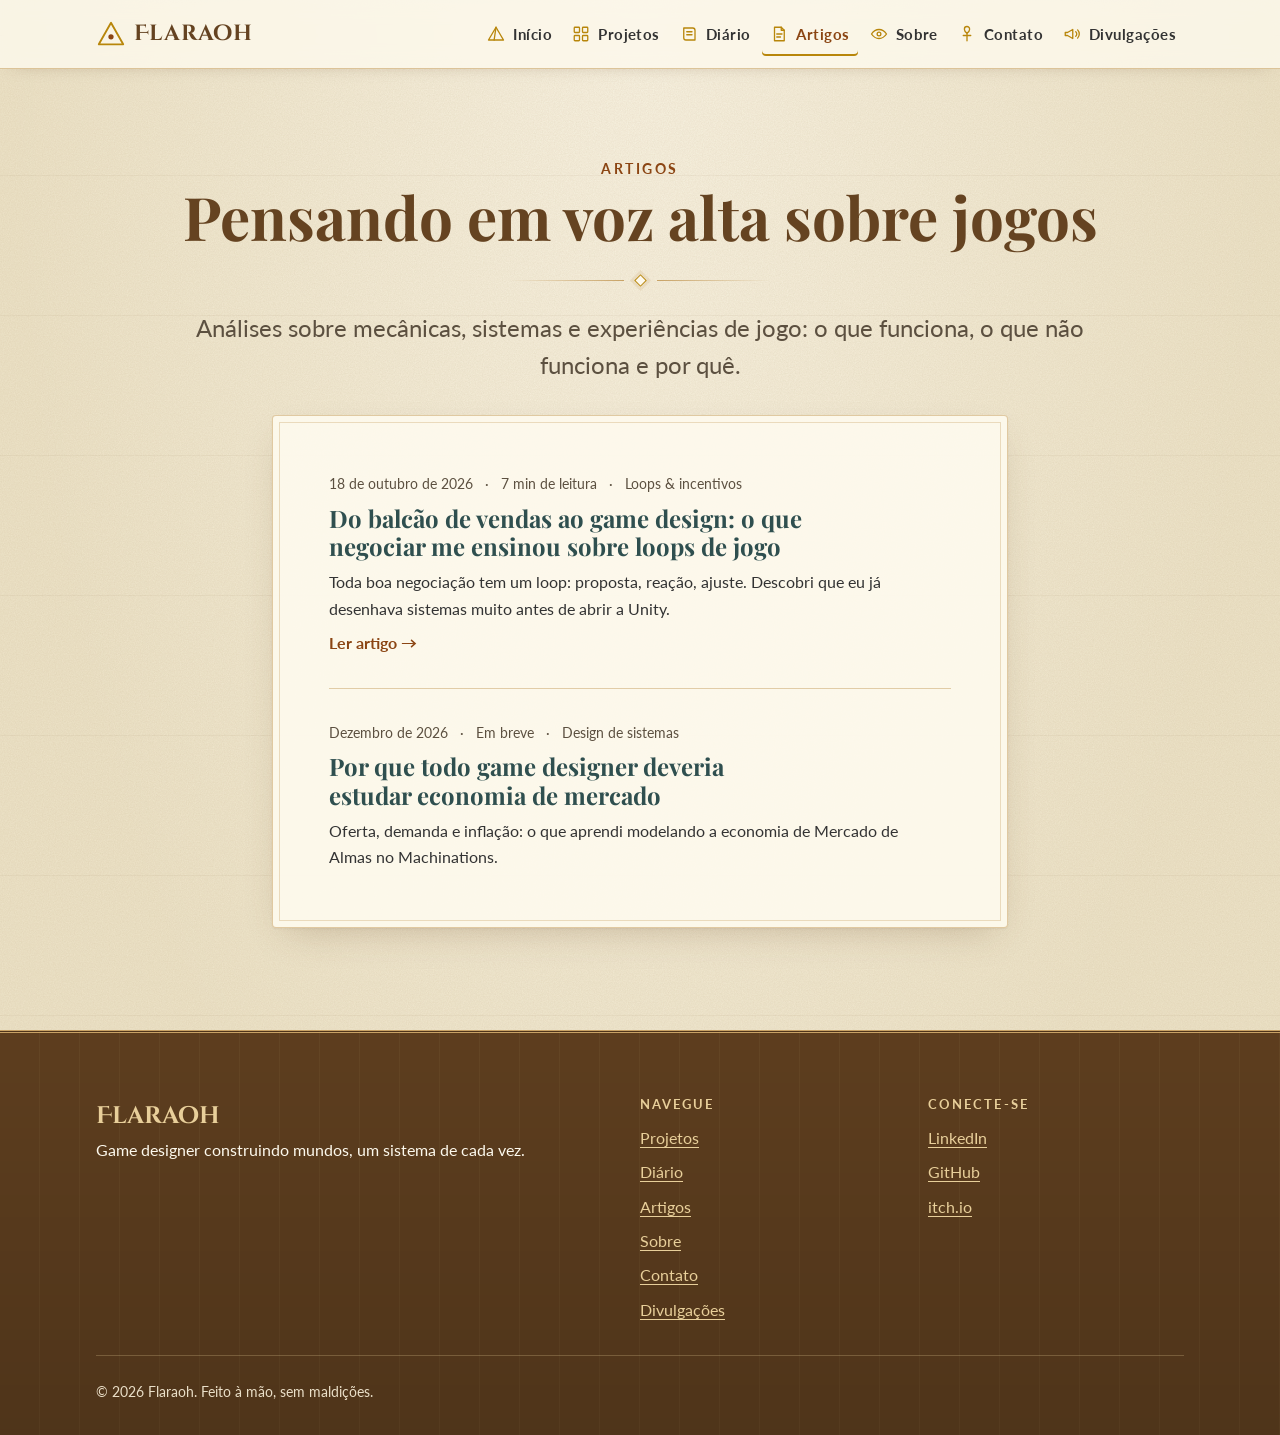
<file: articles.html>
<!doctype html>
<html lang="pt-BR">
<head>
  <meta charset="utf-8">
  <meta name="viewport" content="width=device-width, initial-scale=1">
  <title>Artigos · Flaraoh</title>
  <meta name="description" content="Análises de Flaraoh sobre mecânicas, sistemas e experiências de jogo.">
  <meta name="theme-color" content="#FDF9ED">
  <link rel="icon" href="assets/favicon.svg" type="image/svg+xml">
  <link rel="preconnect" href="https://fonts.googleapis.com">
  <link rel="preconnect" href="https://fonts.gstatic.com" crossorigin>
  <link rel="stylesheet" href="https://fonts.googleapis.com/css2?family=Cinzel+Decorative:wght@700&family=Lato:ital,wght@0,400;0,700;1,400&family=Playfair+Display:wght@600;700&display=swap">
  <link rel="stylesheet" href="css/style.css">
  <script>document.documentElement.classList.add("js");</script>
  <script src="js/main.js" defer></script>
</head>
<body>
  <a class="skip-link" href="#conteudo">Pular para o conteúdo</a>

  <header class="site-header">
    <div class="container site-header__inner">
      <a class="brand" href="index.html">
        <svg class="brand__mark" viewBox="0 0 32 32" aria-hidden="true"><path d="M16 4 3 27h26L16 4Z" fill="none" stroke="#B8860B" stroke-width="2" stroke-linejoin="round"/><circle cx="16" cy="19" r="2.8" fill="#8B4513"/></svg>
        <span class="brand__name">Flaraoh</span>
      </a>
      <button class="nav-toggle" type="button" aria-expanded="false" aria-controls="site-nav">
        <span class="nav-toggle__bars" aria-hidden="true"></span>
        <span class="nav-toggle__label visually-hidden">Abrir menu</span>
      </button>
      <nav id="site-nav" class="site-nav" aria-label="Principal">
        <ul class="site-nav__list">
          <li><a class="site-nav__link" href="index.html"><svg class="site-nav__icon" viewBox="0 0 24 24" aria-hidden="true"><path d="M12 3 2 20h20L12 3Z"/><path d="M12 3 9.5 20"/></svg>Início</a></li>
          <li><a class="site-nav__link" href="projects.html"><svg class="site-nav__icon" viewBox="0 0 24 24" aria-hidden="true"><rect x="3" y="3" width="7" height="7" rx="1"/><rect x="14" y="3" width="7" height="7" rx="1"/><rect x="3" y="14" width="7" height="7" rx="1"/><rect x="14" y="14" width="7" height="7" rx="1"/></svg>Projetos</a></li>
          <li><a class="site-nav__link" href="devlog.html"><svg class="site-nav__icon" viewBox="0 0 24 24" aria-hidden="true"><path d="M5 4h12a3 3 0 0 1 3 3v13H8a3 3 0 0 1-3-3V4Z"/><path d="M9 9h7M9 13h7"/></svg>Diário</a></li>
          <li><a class="site-nav__link" href="articles.html" aria-current="page"><svg class="site-nav__icon" viewBox="0 0 24 24" aria-hidden="true"><path d="M6 3h9l4 4v14H6V3Z"/><path d="M15 3v4h4M9 12h7M9 16h5"/></svg>Artigos</a></li>
          <li><a class="site-nav__link" href="about.html"><svg class="site-nav__icon" viewBox="0 0 24 24" aria-hidden="true"><path d="M2 12s4-6 10-6 10 6 10 6-4 6-10 6S2 12 2 12Z"/><circle cx="12" cy="12" r="2.5"/></svg>Sobre</a></li>
          <li><a class="site-nav__link" href="contact.html"><svg class="site-nav__icon" viewBox="0 0 24 24" aria-hidden="true"><path d="M12 11C9.5 9 8.5 7 8.5 5.5a3.5 3.5 0 0 1 7 0C15.5 7 14.5 9 12 11Z"/><path d="M12 11v10M7 14h10"/></svg>Contato</a></li>
          <li><a class="site-nav__link" href="spotlight.html"><svg class="site-nav__icon" viewBox="0 0 24 24" aria-hidden="true"><path d="M3 10v4h3l7 4V6l-7 4H3Z"/><path d="M17 9a4 4 0 0 1 0 6M19.5 6.5a8 8 0 0 1 0 11"/></svg>Divulgações</a></li>
        </ul>
      </nav>
    </div>
  </header>

  <main id="conteudo">
    <header class="page-header container">
      <p class="eyebrow">Artigos</p>
      <h1 class="mt-0">Pensando em voz alta sobre jogos</h1>
      <div class="divider" aria-hidden="true"><span class="divider__gem"></span></div>
      <p class="lead">Análises sobre mecânicas, sistemas e experiências de jogo: o que funciona, o que não funciona e por quê.</p>
    </header>

    <section class="container container--narrow" aria-label="Artigos">
      <div class="plaque">
        <ul class="post-list">
          <li>
            <article class="post-preview">
              <p class="post-preview__meta"><time datetime="2026-10-18">18 de outubro de 2026</time><span>7 min de leitura</span><span>Loops & incentivos</span></p>
              <h2 class="post-preview__title fs-h3"><a href="article-1.html">Do balcão de vendas ao game design: o que negociar me ensinou sobre loops de jogo</a></h2>
              <p class="post-preview__excerpt">Toda boa negociação tem um loop: proposta, reação, ajuste. Descobri que eu já desenhava sistemas muito antes de abrir a Unity.</p>
              <p><a class="link-arrow" href="article-1.html" aria-label="Ler artigo: Do balcão de vendas ao game design">Ler artigo</a></p>
            </article>
          </li>
          <li>
            <article class="post-preview">
              <p class="post-preview__meta"><time datetime="2026-12">Dezembro de 2026</time><span>Em breve</span><span>Design de sistemas</span></p>
              <h2 class="post-preview__title fs-h3">Por que todo game designer deveria estudar economia de mercado</h2>
              <p class="post-preview__excerpt">Oferta, demanda e inflação: o que aprendi modelando a economia de Mercado de Almas no Machinations.</p>
            </article>
          </li>
        </ul>
        <!-- Para publicar um artigo: duplique article-1.html como article-N.html, troque o conteúdo e adicione um <li> no topo desta lista. -->
      </div>
    </section>
  </main>

  <footer class="site-footer">
    <div class="container site-footer__inner">
      <div>
        <p class="site-footer__brand">Flaraoh</p>
        <p>Game designer construindo mundos, um sistema de cada vez.</p>
      </div>
      <nav aria-label="Rodapé">
        <h2 class="site-footer__heading">Navegue</h2>
        <ul class="site-footer__links">
          <li><a href="projects.html">Projetos</a></li>
          <li><a href="devlog.html">Diário</a></li>
          <li><a href="articles.html">Artigos</a></li>
          <li><a href="about.html">Sobre</a></li>
          <li><a href="contact.html">Contato</a></li>
          <li><a href="spotlight.html">Divulgações</a></li>
        </ul>
      </nav>
      <div>
        <h2 class="site-footer__heading">Conecte-se</h2>
        <ul class="site-footer__links">
          <li><a href="https://www.linkedin.com/in/seu-usuario" rel="noopener">LinkedIn</a></li>
          <li><a href="https://github.com/seu-usuario" rel="noopener">GitHub</a></li>
          <li><a href="https://seu-usuario.itch.io" rel="noopener">itch.io</a></li>
        </ul>
      </div>
      <p class="site-footer__copy">© <span data-year>2026</span> Flaraoh. Feito à mão, sem maldições.</p>
    </div>
  </footer>
</body>
</html>
</file>
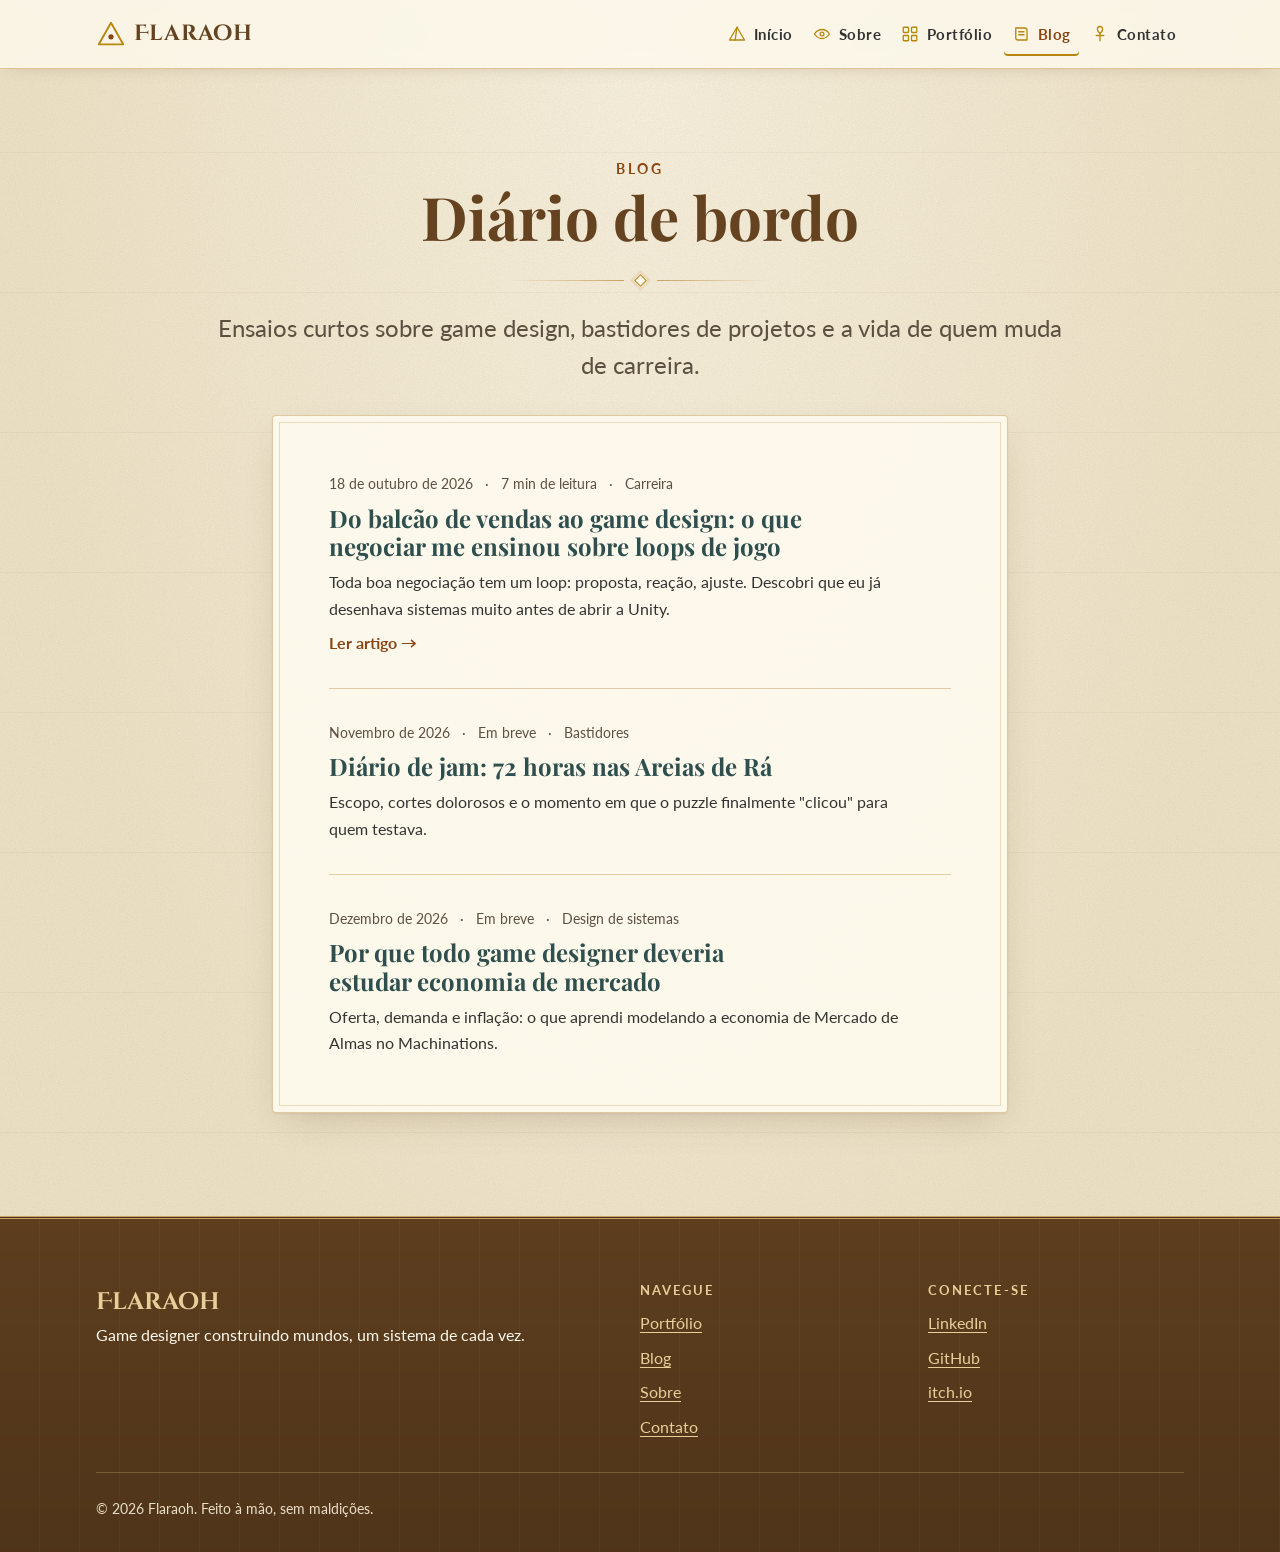
<file: blog.html>
<!doctype html>
<html lang="pt-BR">
<head>
  <meta charset="utf-8">
  <meta name="viewport" content="width=device-width, initial-scale=1">
  <title>Blog · Flaraoh</title>
  <meta name="description" content="Artigos sobre game design, bastidores de projetos e transição de carreira.">
  <meta name="theme-color" content="#FDF9ED">
  <link rel="icon" href="assets/favicon.svg" type="image/svg+xml">
  <link rel="preconnect" href="https://fonts.googleapis.com">
  <link rel="preconnect" href="https://fonts.gstatic.com" crossorigin>
  <link rel="stylesheet" href="https://fonts.googleapis.com/css2?family=Cinzel+Decorative:wght@700&family=Lato:ital,wght@0,400;0,700;1,400&family=Playfair+Display:wght@600;700&display=swap">
  <link rel="stylesheet" href="css/style.css">
  <script>document.documentElement.classList.add("js");</script>
  <script src="js/main.js" defer></script>
</head>
<body>
  <a class="skip-link" href="#conteudo">Pular para o conteúdo</a>

  <header class="site-header">
    <div class="container site-header__inner">
      <a class="brand" href="index.html">
        <svg class="brand__mark" viewBox="0 0 32 32" aria-hidden="true"><path d="M16 4 3 27h26L16 4Z" fill="none" stroke="#B8860B" stroke-width="2" stroke-linejoin="round"/><circle cx="16" cy="19" r="2.8" fill="#8B4513"/></svg>
        <span class="brand__name">Flaraoh</span>
      </a>
      <button class="nav-toggle" type="button" aria-expanded="false" aria-controls="site-nav">
        <span class="nav-toggle__bars" aria-hidden="true"></span>
        <span class="nav-toggle__label visually-hidden">Abrir menu</span>
      </button>
      <nav id="site-nav" class="site-nav" aria-label="Principal">
        <ul class="site-nav__list">
          <li><a class="site-nav__link" href="index.html"><svg class="site-nav__icon" viewBox="0 0 24 24" aria-hidden="true"><path d="M12 3 2 20h20L12 3Z"/><path d="M12 3 9.5 20"/></svg>Início</a></li>
          <li><a class="site-nav__link" href="about.html"><svg class="site-nav__icon" viewBox="0 0 24 24" aria-hidden="true"><path d="M2 12s4-6 10-6 10 6 10 6-4 6-10 6S2 12 2 12Z"/><circle cx="12" cy="12" r="2.5"/></svg>Sobre</a></li>
          <li><a class="site-nav__link" href="portfolio.html"><svg class="site-nav__icon" viewBox="0 0 24 24" aria-hidden="true"><rect x="3" y="3" width="7" height="7" rx="1"/><rect x="14" y="3" width="7" height="7" rx="1"/><rect x="3" y="14" width="7" height="7" rx="1"/><rect x="14" y="14" width="7" height="7" rx="1"/></svg>Portfólio</a></li>
          <li><a class="site-nav__link" href="blog.html" aria-current="page"><svg class="site-nav__icon" viewBox="0 0 24 24" aria-hidden="true"><path d="M5 4h12a3 3 0 0 1 3 3v13H8a3 3 0 0 1-3-3V4Z"/><path d="M9 9h7M9 13h7"/></svg>Blog</a></li>
          <li><a class="site-nav__link" href="contact.html"><svg class="site-nav__icon" viewBox="0 0 24 24" aria-hidden="true"><path d="M12 11C9.5 9 8.5 7 8.5 5.5a3.5 3.5 0 0 1 7 0C15.5 7 14.5 9 12 11Z"/><path d="M12 11v10M7 14h10"/></svg>Contato</a></li>
        </ul>
      </nav>
    </div>
  </header>

  <main id="conteudo">
    <header class="page-header container">
      <p class="eyebrow">Blog</p>
      <h1 class="mt-0">Diário de bordo</h1>
      <div class="divider" aria-hidden="true"><span class="divider__gem"></span></div>
      <p class="lead">Ensaios curtos sobre game design, bastidores de projetos e a vida de quem muda de carreira.</p>
    </header>

    <section class="container container--narrow" aria-label="Artigos">
      <div class="plaque">
        <ul class="post-list">
          <li>
            <article class="post-preview">
              <p class="post-preview__meta"><time datetime="2026-10-18">18 de outubro de 2026</time><span>7 min de leitura</span><span>Carreira</span></p>
              <h2 class="post-preview__title fs-h3"><a href="post-1.html">Do balcão de vendas ao game design: o que negociar me ensinou sobre loops de jogo</a></h2>
              <p class="post-preview__excerpt">Toda boa negociação tem um loop: proposta, reação, ajuste. Descobri que eu já desenhava sistemas muito antes de abrir a Unity.</p>
              <p><a class="link-arrow" href="post-1.html" aria-label="Ler artigo: Do balcão de vendas ao game design">Ler artigo</a></p>
            </article>
          </li>
          <li>
            <article class="post-preview">
              <p class="post-preview__meta"><time datetime="2026-11">Novembro de 2026</time><span>Em breve</span><span>Bastidores</span></p>
              <h2 class="post-preview__title fs-h3">Diário de jam: 72 horas nas Areias de Rá</h2>
              <p class="post-preview__excerpt">Escopo, cortes dolorosos e o momento em que o puzzle finalmente "clicou" para quem testava.</p>
            </article>
          </li>
          <li>
            <article class="post-preview">
              <p class="post-preview__meta"><time datetime="2026-12">Dezembro de 2026</time><span>Em breve</span><span>Design de sistemas</span></p>
              <h2 class="post-preview__title fs-h3">Por que todo game designer deveria estudar economia de mercado</h2>
              <p class="post-preview__excerpt">Oferta, demanda e inflação: o que aprendi modelando a economia de Mercado de Almas no Machinations.</p>
            </article>
          </li>
        </ul>
        <!-- Para publicar um artigo: duplique post-1.html, troque o conteúdo e adicione um <li> no topo desta lista. -->
      </div>
    </section>
  </main>

  <footer class="site-footer">
    <div class="container site-footer__inner">
      <div>
        <p class="site-footer__brand">Flaraoh</p>
        <p>Game designer construindo mundos, um sistema de cada vez.</p>
      </div>
      <nav aria-label="Rodapé">
        <h2 class="site-footer__heading">Navegue</h2>
        <ul class="site-footer__links">
          <li><a href="portfolio.html">Portfólio</a></li>
          <li><a href="blog.html">Blog</a></li>
          <li><a href="about.html">Sobre</a></li>
          <li><a href="contact.html">Contato</a></li>
        </ul>
      </nav>
      <div>
        <h2 class="site-footer__heading">Conecte-se</h2>
        <ul class="site-footer__links">
          <li><a href="https://www.linkedin.com/in/seu-usuario" rel="noopener">LinkedIn</a></li>
          <li><a href="https://github.com/seu-usuario" rel="noopener">GitHub</a></li>
          <li><a href="https://seu-usuario.itch.io" rel="noopener">itch.io</a></li>
        </ul>
      </div>
      <p class="site-footer__copy">© <span data-year>2026</span> Flaraoh. Feito à mão, sem maldições.</p>
    </div>
  </footer>
</body>
</html>
</file>
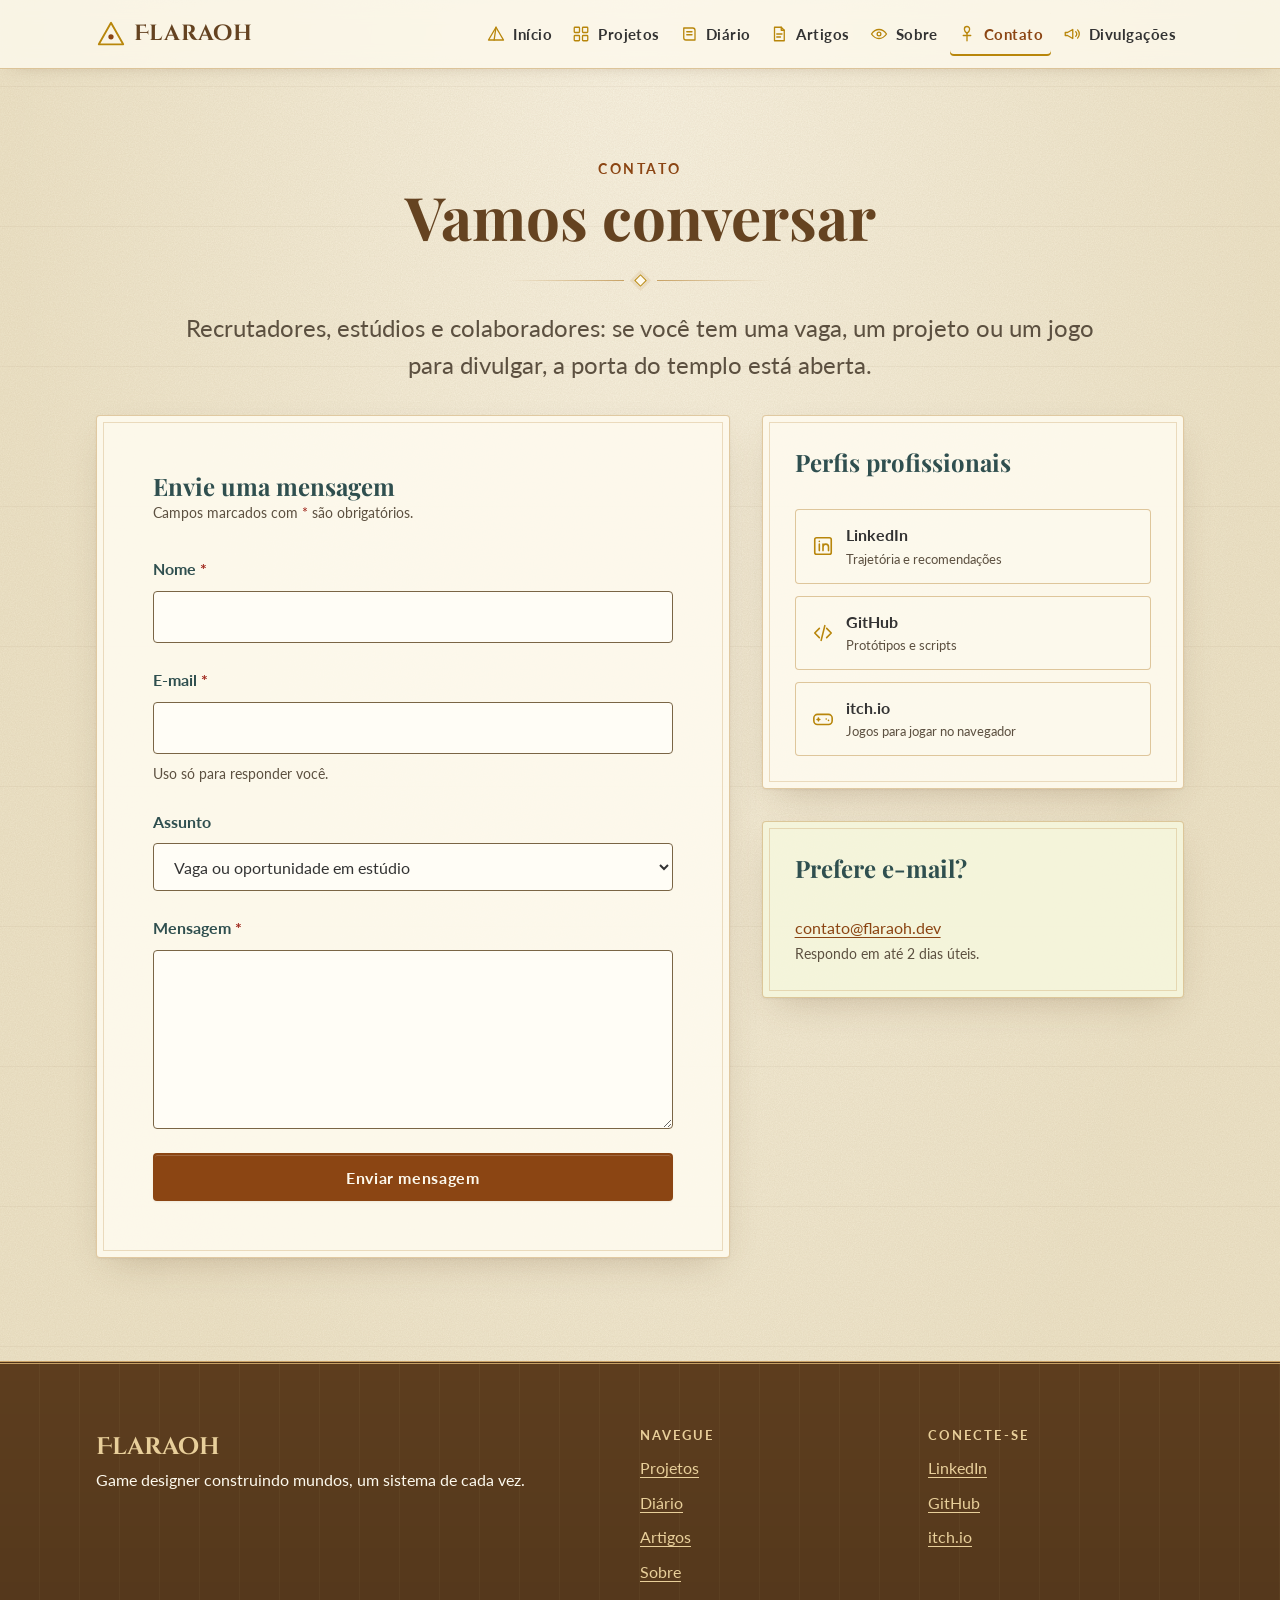
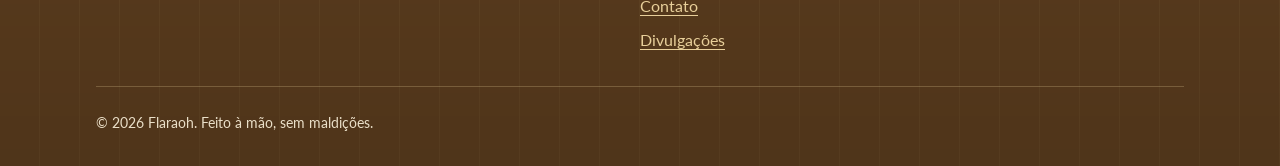
<file: contact.html>
<!doctype html>
<html lang="pt-BR">
<head>
  <meta charset="utf-8">
  <meta name="viewport" content="width=device-width, initial-scale=1">
  <title>Contato · Flaraoh</title>
  <meta name="description" content="Fale com Flaraoh sobre vagas de game design, colaborações em projetos ou divulgação de jogos.">
  <meta name="theme-color" content="#FDF9ED">
  <link rel="icon" href="assets/favicon.svg" type="image/svg+xml">
  <link rel="preconnect" href="https://fonts.googleapis.com">
  <link rel="preconnect" href="https://fonts.gstatic.com" crossorigin>
  <link rel="stylesheet" href="https://fonts.googleapis.com/css2?family=Cinzel+Decorative:wght@700&family=Lato:ital,wght@0,400;0,700;1,400&family=Playfair+Display:wght@600;700&display=swap">
  <link rel="stylesheet" href="css/style.css">
  <script>document.documentElement.classList.add("js");</script>
  <script src="js/main.js" defer></script>
</head>
<body>
  <a class="skip-link" href="#conteudo">Pular para o conteúdo</a>

  <header class="site-header">
    <div class="container site-header__inner">
      <a class="brand" href="index.html">
        <svg class="brand__mark" viewBox="0 0 32 32" aria-hidden="true"><path d="M16 4 3 27h26L16 4Z" fill="none" stroke="#B8860B" stroke-width="2" stroke-linejoin="round"/><circle cx="16" cy="19" r="2.8" fill="#8B4513"/></svg>
        <span class="brand__name">Flaraoh</span>
      </a>
      <button class="nav-toggle" type="button" aria-expanded="false" aria-controls="site-nav">
        <span class="nav-toggle__bars" aria-hidden="true"></span>
        <span class="nav-toggle__label visually-hidden">Abrir menu</span>
      </button>
      <nav id="site-nav" class="site-nav" aria-label="Principal">
        <ul class="site-nav__list">
          <li><a class="site-nav__link" href="index.html"><svg class="site-nav__icon" viewBox="0 0 24 24" aria-hidden="true"><path d="M12 3 2 20h20L12 3Z"/><path d="M12 3 9.5 20"/></svg>Início</a></li>
          <li><a class="site-nav__link" href="projects.html"><svg class="site-nav__icon" viewBox="0 0 24 24" aria-hidden="true"><rect x="3" y="3" width="7" height="7" rx="1"/><rect x="14" y="3" width="7" height="7" rx="1"/><rect x="3" y="14" width="7" height="7" rx="1"/><rect x="14" y="14" width="7" height="7" rx="1"/></svg>Projetos</a></li>
          <li><a class="site-nav__link" href="devlog.html"><svg class="site-nav__icon" viewBox="0 0 24 24" aria-hidden="true"><path d="M5 4h12a3 3 0 0 1 3 3v13H8a3 3 0 0 1-3-3V4Z"/><path d="M9 9h7M9 13h7"/></svg>Diário</a></li>
          <li><a class="site-nav__link" href="articles.html"><svg class="site-nav__icon" viewBox="0 0 24 24" aria-hidden="true"><path d="M6 3h9l4 4v14H6V3Z"/><path d="M15 3v4h4M9 12h7M9 16h5"/></svg>Artigos</a></li>
          <li><a class="site-nav__link" href="about.html"><svg class="site-nav__icon" viewBox="0 0 24 24" aria-hidden="true"><path d="M2 12s4-6 10-6 10 6 10 6-4 6-10 6S2 12 2 12Z"/><circle cx="12" cy="12" r="2.5"/></svg>Sobre</a></li>
          <li><a class="site-nav__link" href="contact.html" aria-current="page"><svg class="site-nav__icon" viewBox="0 0 24 24" aria-hidden="true"><path d="M12 11C9.5 9 8.5 7 8.5 5.5a3.5 3.5 0 0 1 7 0C15.5 7 14.5 9 12 11Z"/><path d="M12 11v10M7 14h10"/></svg>Contato</a></li>
          <li><a class="site-nav__link" href="spotlight.html"><svg class="site-nav__icon" viewBox="0 0 24 24" aria-hidden="true"><path d="M3 10v4h3l7 4V6l-7 4H3Z"/><path d="M17 9a4 4 0 0 1 0 6M19.5 6.5a8 8 0 0 1 0 11"/></svg>Divulgações</a></li>
        </ul>
      </nav>
    </div>
  </header>

  <main id="conteudo">
    <header class="page-header container">
      <p class="eyebrow">Contato</p>
      <h1 class="mt-0">Vamos conversar</h1>
      <div class="divider" aria-hidden="true"><span class="divider__gem"></span></div>
      <p class="lead">Recrutadores, estúdios e colaboradores: se você tem uma vaga, um projeto ou um jogo para divulgar, a porta do templo está aberta.</p>
    </header>

    <div class="container">
      <div class="content-columns content-columns--contact">
        <section class="plaque" aria-labelledby="form-title">
          <h2 id="form-title" class="fs-h3">Envie uma mensagem</h2>
          <p class="field__hint mt-0">Campos marcados com <span class="req" aria-hidden="true">*</span> são obrigatórios.</p>

          <!-- EDITAR: crie um formulário gratuito em https://formspree.io e troque SEU_ID pelo ID gerado.
               Enquanto SEU_ID estiver no endereço, o envio funciona em modo demonstração. -->
          <form class="form mt-6" action="https://formspree.io/f/SEU_ID" method="POST" data-contact-form>
            <div class="field">
              <label class="field__label" for="nome">Nome <span class="req" aria-hidden="true">*</span></label>
              <input class="field__input" id="nome" name="nome" type="text" autocomplete="name" required minlength="2" aria-describedby="nome-error">
              <p class="field__error" id="nome-error" aria-live="polite"></p>
            </div>

            <div class="field">
              <label class="field__label" for="email">E-mail <span class="req" aria-hidden="true">*</span></label>
              <input class="field__input" id="email" name="email" type="email" autocomplete="email" inputmode="email" required aria-describedby="email-hint email-error">
              <p class="field__hint" id="email-hint">Uso só para responder você.</p>
              <p class="field__error" id="email-error" aria-live="polite"></p>
            </div>

            <div class="field">
              <label class="field__label" for="assunto">Assunto</label>
              <select class="field__input" id="assunto" name="assunto">
                <option value="vaga">Vaga ou oportunidade em estúdio</option>
                <option value="colaboracao">Colaboração em projeto</option>
                <option value="divulgacao">Divulgar meu jogo</option>
                <option value="outro">Outro assunto</option>
              </select>
            </div>

            <div class="field">
              <label class="field__label" for="mensagem">Mensagem <span class="req" aria-hidden="true">*</span></label>
              <textarea class="field__input" id="mensagem" name="mensagem" rows="6" required minlength="10" aria-describedby="mensagem-error"></textarea>
              <p class="field__error" id="mensagem-error" aria-live="polite"></p>
            </div>

            <div class="form__trap" aria-hidden="true">
              <label for="gotcha">Não preencha este campo</label>
              <input id="gotcha" name="_gotcha" type="text" tabindex="-1" autocomplete="off">
            </div>

            <div>
              <button class="btn btn--block" type="submit">Enviar mensagem</button>
            </div>
            <p class="form__status" role="status"></p>
          </form>
        </section>

        <aside class="stack--lg" aria-labelledby="perfis-title">
          <div class="plaque plaque--compact">
            <h2 id="perfis-title" class="fs-h3">Perfis profissionais</h2>
            <!-- EDITAR: troque pelos seus links reais -->
            <ul class="social-list mt-6">
              <li><a href="https://www.linkedin.com/in/seu-usuario" rel="noopener">
                <svg class="social-list__icon" viewBox="0 0 24 24" aria-hidden="true"><rect x="3" y="3" width="18" height="18" rx="2"/><path d="M8 10v7M8 7v.01M12 17v-7M12 13a3 3 0 0 1 6 0v4"/></svg>
                <span>LinkedIn<small>Trajetória e recomendações</small></span></a></li>
              <li><a href="https://github.com/seu-usuario" rel="noopener">
                <svg class="social-list__icon" viewBox="0 0 24 24" aria-hidden="true"><path d="m8 7-5 5 5 5M16 7l5 5-5 5M14 4l-4 16"/></svg>
                <span>GitHub<small>Protótipos e scripts</small></span></a></li>
              <li><a href="https://seu-usuario.itch.io" rel="noopener">
                <svg class="social-list__icon" viewBox="0 0 24 24" aria-hidden="true"><rect x="2" y="7" width="20" height="11" rx="4"/><path d="M7 11v3M5.5 12.5h3M15.5 12h.01M18 13.5h.01"/></svg>
                <span>itch.io<small>Jogos para jogar no navegador</small></span></a></li>
            </ul>
          </div>

          <div class="plaque plaque--beige plaque--compact">
            <h2 class="fs-h3">Prefere e-mail?</h2>
            <p class="mt-6"><a href="mailto:contato@flaraoh.dev">contato@flaraoh.dev</a></p>
            <p class="field__hint">Respondo em até 2 dias úteis.</p>
          </div>
        </aside>
      </div>
    </div>
  </main>

  <footer class="site-footer">
    <div class="container site-footer__inner">
      <div>
        <p class="site-footer__brand">Flaraoh</p>
        <p>Game designer construindo mundos, um sistema de cada vez.</p>
      </div>
      <nav aria-label="Rodapé">
        <h2 class="site-footer__heading">Navegue</h2>
        <ul class="site-footer__links">
          <li><a href="projects.html">Projetos</a></li>
          <li><a href="devlog.html">Diário</a></li>
          <li><a href="articles.html">Artigos</a></li>
          <li><a href="about.html">Sobre</a></li>
          <li><a href="contact.html">Contato</a></li>
          <li><a href="spotlight.html">Divulgações</a></li>
        </ul>
      </nav>
      <div>
        <h2 class="site-footer__heading">Conecte-se</h2>
        <ul class="site-footer__links">
          <li><a href="https://www.linkedin.com/in/seu-usuario" rel="noopener">LinkedIn</a></li>
          <li><a href="https://github.com/seu-usuario" rel="noopener">GitHub</a></li>
          <li><a href="https://seu-usuario.itch.io" rel="noopener">itch.io</a></li>
        </ul>
      </div>
      <p class="site-footer__copy">© <span data-year>2026</span> Flaraoh. Feito à mão, sem maldições.</p>
    </div>
  </footer>
</body>
</html>
</file>
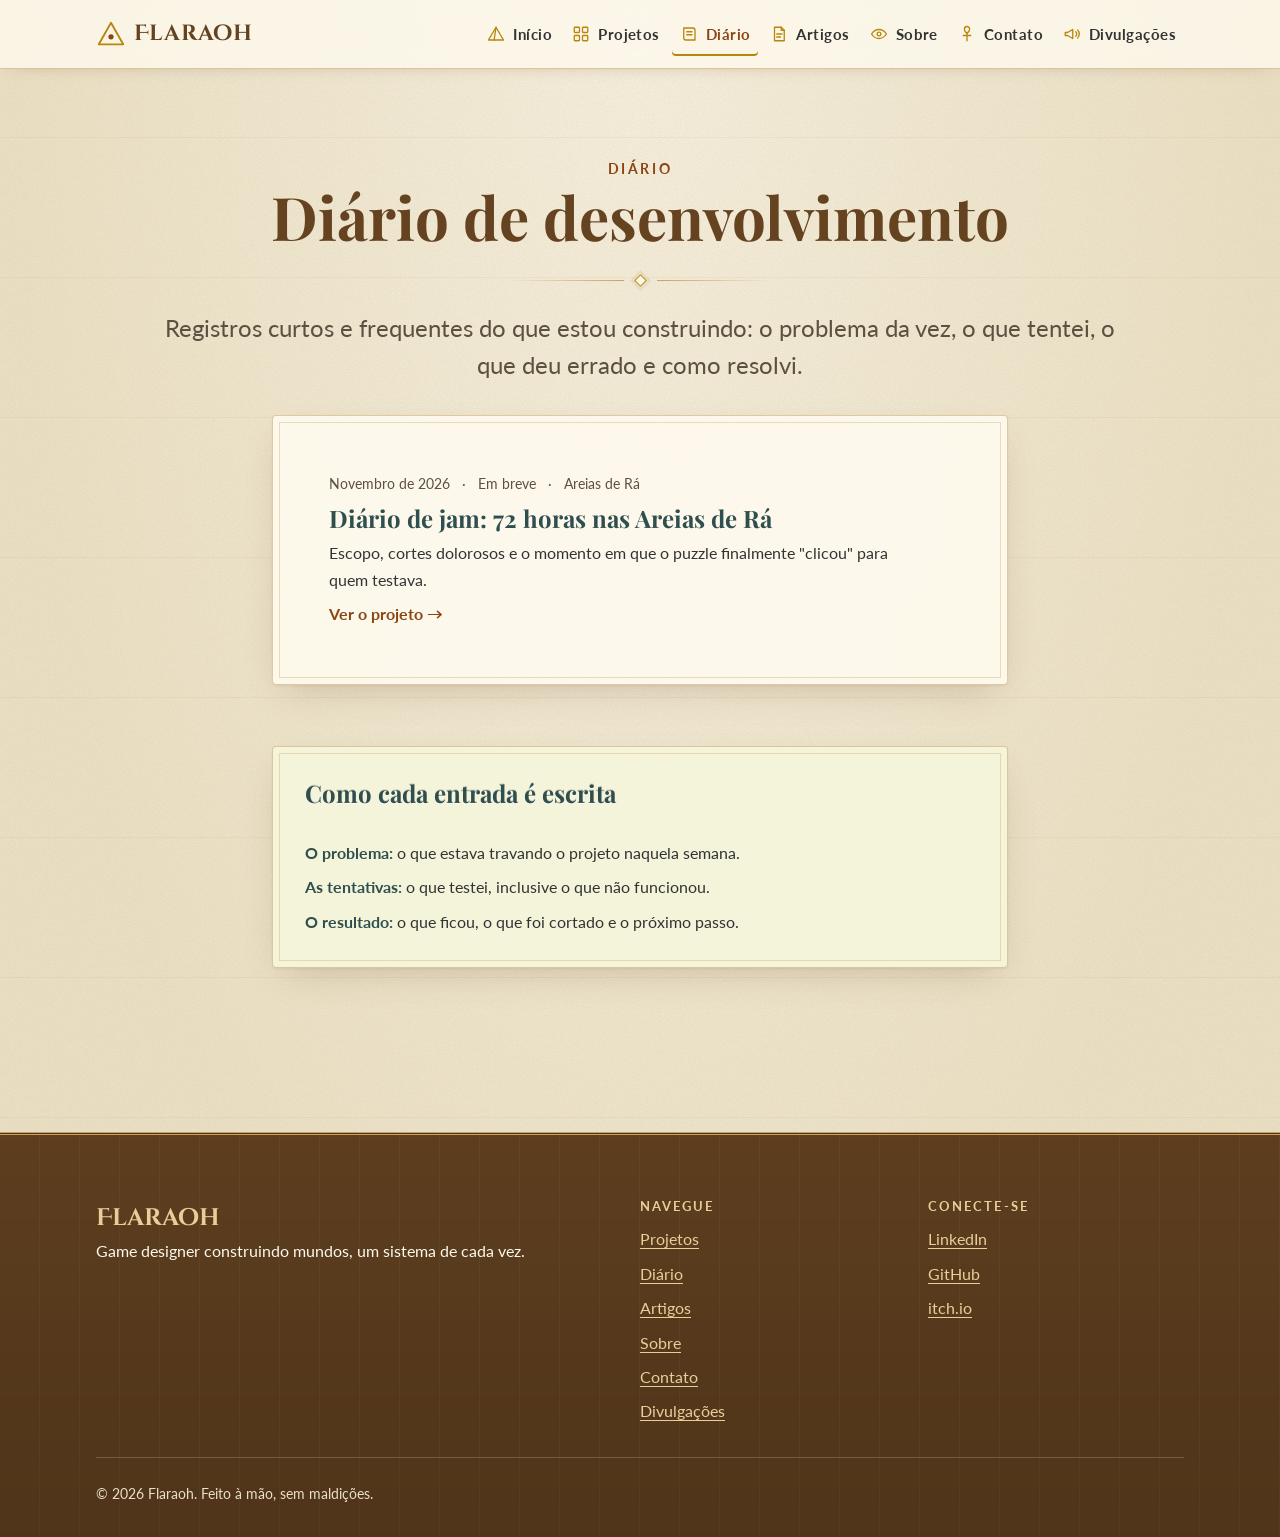
<file: devlog.html>
<!doctype html>
<html lang="pt-BR">
<head>
  <meta charset="utf-8">
  <meta name="viewport" content="width=device-width, initial-scale=1">
  <title>Diário · Flaraoh</title>
  <meta name="description" content="Diário de desenvolvimento de Flaraoh: problemas, tentativas e soluções de cada projeto de game design.">
  <meta name="theme-color" content="#FDF9ED">
  <link rel="icon" href="assets/favicon.svg" type="image/svg+xml">
  <link rel="preconnect" href="https://fonts.googleapis.com">
  <link rel="preconnect" href="https://fonts.gstatic.com" crossorigin>
  <link rel="stylesheet" href="https://fonts.googleapis.com/css2?family=Cinzel+Decorative:wght@700&family=Lato:ital,wght@0,400;0,700;1,400&family=Playfair+Display:wght@600;700&display=swap">
  <link rel="stylesheet" href="css/style.css">
  <script>document.documentElement.classList.add("js");</script>
  <script src="js/main.js" defer></script>
</head>
<body>
  <a class="skip-link" href="#conteudo">Pular para o conteúdo</a>

  <header class="site-header">
    <div class="container site-header__inner">
      <a class="brand" href="index.html">
        <svg class="brand__mark" viewBox="0 0 32 32" aria-hidden="true"><path d="M16 4 3 27h26L16 4Z" fill="none" stroke="#B8860B" stroke-width="2" stroke-linejoin="round"/><circle cx="16" cy="19" r="2.8" fill="#8B4513"/></svg>
        <span class="brand__name">Flaraoh</span>
      </a>
      <button class="nav-toggle" type="button" aria-expanded="false" aria-controls="site-nav">
        <span class="nav-toggle__bars" aria-hidden="true"></span>
        <span class="nav-toggle__label visually-hidden">Abrir menu</span>
      </button>
      <nav id="site-nav" class="site-nav" aria-label="Principal">
        <ul class="site-nav__list">
          <li><a class="site-nav__link" href="index.html"><svg class="site-nav__icon" viewBox="0 0 24 24" aria-hidden="true"><path d="M12 3 2 20h20L12 3Z"/><path d="M12 3 9.5 20"/></svg>Início</a></li>
          <li><a class="site-nav__link" href="projects.html"><svg class="site-nav__icon" viewBox="0 0 24 24" aria-hidden="true"><rect x="3" y="3" width="7" height="7" rx="1"/><rect x="14" y="3" width="7" height="7" rx="1"/><rect x="3" y="14" width="7" height="7" rx="1"/><rect x="14" y="14" width="7" height="7" rx="1"/></svg>Projetos</a></li>
          <li><a class="site-nav__link" href="devlog.html" aria-current="page"><svg class="site-nav__icon" viewBox="0 0 24 24" aria-hidden="true"><path d="M5 4h12a3 3 0 0 1 3 3v13H8a3 3 0 0 1-3-3V4Z"/><path d="M9 9h7M9 13h7"/></svg>Diário</a></li>
          <li><a class="site-nav__link" href="articles.html"><svg class="site-nav__icon" viewBox="0 0 24 24" aria-hidden="true"><path d="M6 3h9l4 4v14H6V3Z"/><path d="M15 3v4h4M9 12h7M9 16h5"/></svg>Artigos</a></li>
          <li><a class="site-nav__link" href="about.html"><svg class="site-nav__icon" viewBox="0 0 24 24" aria-hidden="true"><path d="M2 12s4-6 10-6 10 6 10 6-4 6-10 6S2 12 2 12Z"/><circle cx="12" cy="12" r="2.5"/></svg>Sobre</a></li>
          <li><a class="site-nav__link" href="contact.html"><svg class="site-nav__icon" viewBox="0 0 24 24" aria-hidden="true"><path d="M12 11C9.5 9 8.5 7 8.5 5.5a3.5 3.5 0 0 1 7 0C15.5 7 14.5 9 12 11Z"/><path d="M12 11v10M7 14h10"/></svg>Contato</a></li>
          <li><a class="site-nav__link" href="spotlight.html"><svg class="site-nav__icon" viewBox="0 0 24 24" aria-hidden="true"><path d="M3 10v4h3l7 4V6l-7 4H3Z"/><path d="M17 9a4 4 0 0 1 0 6M19.5 6.5a8 8 0 0 1 0 11"/></svg>Divulgações</a></li>
        </ul>
      </nav>
    </div>
  </header>

  <main id="conteudo">
    <header class="page-header container">
      <p class="eyebrow">Diário</p>
      <h1 class="mt-0">Diário de desenvolvimento</h1>
      <div class="divider" aria-hidden="true"><span class="divider__gem"></span></div>
      <p class="lead">Registros curtos e frequentes do que estou construindo: o problema da vez, o que tentei, o que deu errado e como resolvi.</p>
    </header>

    <section class="container container--narrow" aria-label="Entradas do diário">
      <div class="plaque">
        <ul class="post-list">
          <li>
            <article class="post-preview">
              <p class="post-preview__meta"><time datetime="2026-11">Novembro de 2026</time><span>Em breve</span><span>Areias de Rá</span></p>
              <h2 class="post-preview__title fs-h3">Diário de jam: 72 horas nas Areias de Rá</h2>
              <p class="post-preview__excerpt">Escopo, cortes dolorosos e o momento em que o puzzle finalmente "clicou" para quem testava.</p>
              <p><a class="link-arrow" href="project-1.html">Ver o projeto</a></p>
            </article>
          </li>
        </ul>
        <!-- Para publicar uma entrada: duplique article-1.html como devlog-N.html, troque o conteúdo
             e adicione um <li> no topo desta lista. Marque o projeto no último <span> do meta
             e liste a entrada também na seção "No diário" da página do projeto. -->
      </div>
    </section>

    <section class="section section--tight" aria-labelledby="formato-title">
      <div class="container container--narrow">
        <div class="plaque plaque--beige plaque--compact">
          <h2 id="formato-title" class="engraved--subtle fs-h3">Como cada entrada é escrita</h2>
          <ul class="contact-facts mt-6">
            <li><strong>O problema:</strong> o que estava travando o projeto naquela semana.</li>
            <li><strong>As tentativas:</strong> o que testei, inclusive o que não funcionou.</li>
            <li><strong>O resultado:</strong> o que ficou, o que foi cortado e o próximo passo.</li>
          </ul>
        </div>
      </div>
    </section>
  </main>


  <footer class="site-footer">
    <div class="container site-footer__inner">
      <div>
        <p class="site-footer__brand">Flaraoh</p>
        <p>Game designer construindo mundos, um sistema de cada vez.</p>
      </div>
      <nav aria-label="Rodapé">
        <h2 class="site-footer__heading">Navegue</h2>
        <ul class="site-footer__links">
          <li><a href="projects.html">Projetos</a></li>
          <li><a href="devlog.html">Diário</a></li>
          <li><a href="articles.html">Artigos</a></li>
          <li><a href="about.html">Sobre</a></li>
          <li><a href="contact.html">Contato</a></li>
          <li><a href="spotlight.html">Divulgações</a></li>
        </ul>
      </nav>
      <div>
        <h2 class="site-footer__heading">Conecte-se</h2>
        <ul class="site-footer__links">
          <li><a href="https://www.linkedin.com/in/seu-usuario" rel="noopener">LinkedIn</a></li>
          <li><a href="https://github.com/seu-usuario" rel="noopener">GitHub</a></li>
          <li><a href="https://seu-usuario.itch.io" rel="noopener">itch.io</a></li>
        </ul>
      </div>
      <p class="site-footer__copy">© <span data-year>2026</span> Flaraoh. Feito à mão, sem maldições.</p>
    </div>
  </footer>
</body>
</html>
</file>
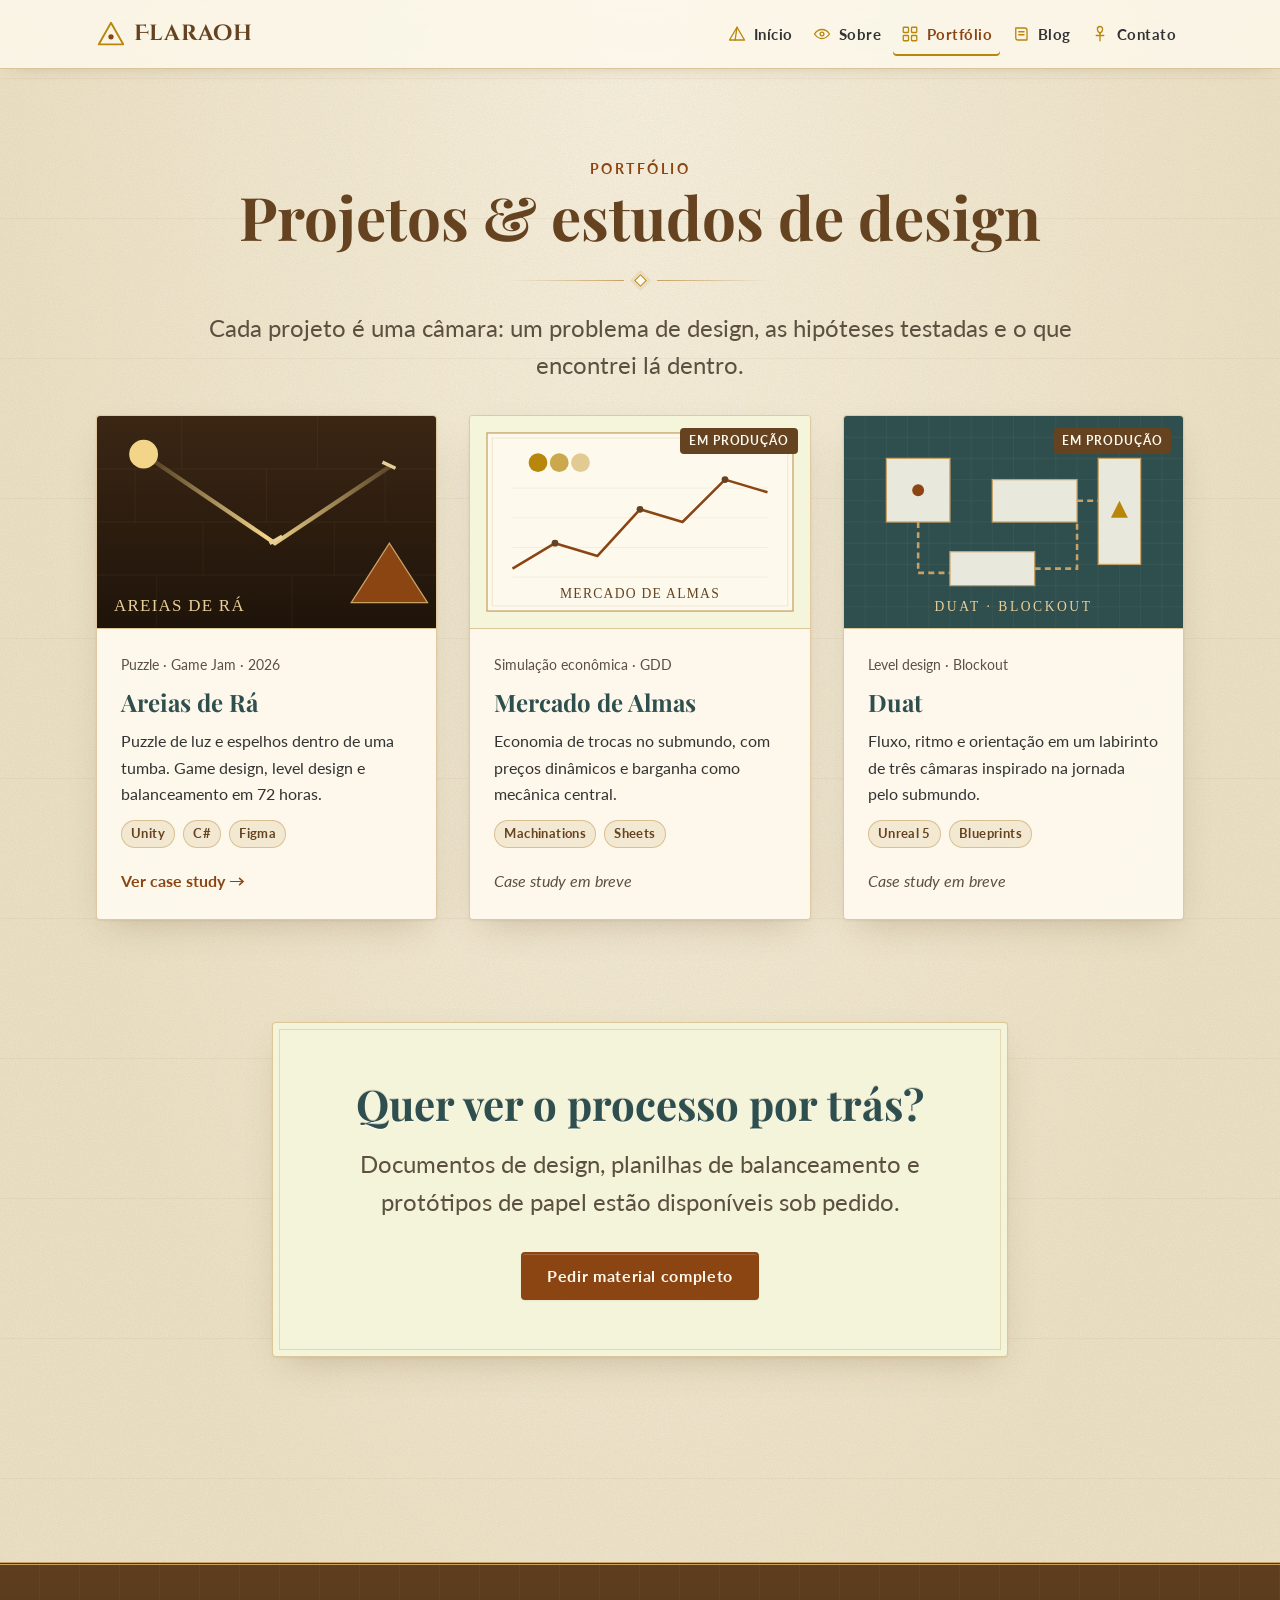
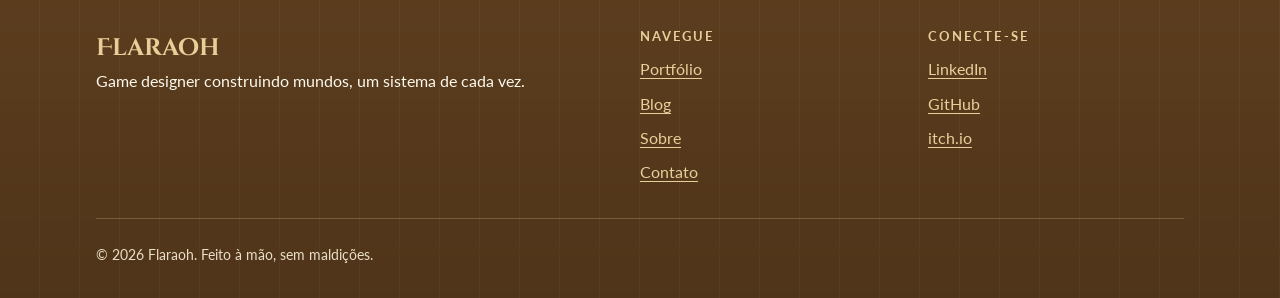
<file: portfolio.html>
<!doctype html>
<html lang="pt-BR">
<head>
  <meta charset="utf-8">
  <meta name="viewport" content="width=device-width, initial-scale=1">
  <title>Portfólio · Flaraoh</title>
  <meta name="description" content="Projetos de game design, level design e sistemas de Flaraoh.">
  <meta name="theme-color" content="#FDF9ED">
  <link rel="icon" href="assets/favicon.svg" type="image/svg+xml">
  <link rel="preconnect" href="https://fonts.googleapis.com">
  <link rel="preconnect" href="https://fonts.gstatic.com" crossorigin>
  <link rel="stylesheet" href="https://fonts.googleapis.com/css2?family=Cinzel+Decorative:wght@700&family=Lato:ital,wght@0,400;0,700;1,400&family=Playfair+Display:wght@600;700&display=swap">
  <link rel="stylesheet" href="css/style.css">
  <script>document.documentElement.classList.add("js");</script>
  <script src="js/main.js" defer></script>
</head>
<body>
  <a class="skip-link" href="#conteudo">Pular para o conteúdo</a>

  <header class="site-header">
    <div class="container site-header__inner">
      <a class="brand" href="index.html">
        <svg class="brand__mark" viewBox="0 0 32 32" aria-hidden="true"><path d="M16 4 3 27h26L16 4Z" fill="none" stroke="#B8860B" stroke-width="2" stroke-linejoin="round"/><circle cx="16" cy="19" r="2.8" fill="#8B4513"/></svg>
        <span class="brand__name">Flaraoh</span>
      </a>
      <button class="nav-toggle" type="button" aria-expanded="false" aria-controls="site-nav">
        <span class="nav-toggle__bars" aria-hidden="true"></span>
        <span class="nav-toggle__label visually-hidden">Abrir menu</span>
      </button>
      <nav id="site-nav" class="site-nav" aria-label="Principal">
        <ul class="site-nav__list">
          <li><a class="site-nav__link" href="index.html"><svg class="site-nav__icon" viewBox="0 0 24 24" aria-hidden="true"><path d="M12 3 2 20h20L12 3Z"/><path d="M12 3 9.5 20"/></svg>Início</a></li>
          <li><a class="site-nav__link" href="about.html"><svg class="site-nav__icon" viewBox="0 0 24 24" aria-hidden="true"><path d="M2 12s4-6 10-6 10 6 10 6-4 6-10 6S2 12 2 12Z"/><circle cx="12" cy="12" r="2.5"/></svg>Sobre</a></li>
          <li><a class="site-nav__link" href="portfolio.html" aria-current="page"><svg class="site-nav__icon" viewBox="0 0 24 24" aria-hidden="true"><rect x="3" y="3" width="7" height="7" rx="1"/><rect x="14" y="3" width="7" height="7" rx="1"/><rect x="3" y="14" width="7" height="7" rx="1"/><rect x="14" y="14" width="7" height="7" rx="1"/></svg>Portfólio</a></li>
          <li><a class="site-nav__link" href="blog.html"><svg class="site-nav__icon" viewBox="0 0 24 24" aria-hidden="true"><path d="M5 4h12a3 3 0 0 1 3 3v13H8a3 3 0 0 1-3-3V4Z"/><path d="M9 9h7M9 13h7"/></svg>Blog</a></li>
          <li><a class="site-nav__link" href="contact.html"><svg class="site-nav__icon" viewBox="0 0 24 24" aria-hidden="true"><path d="M12 11C9.5 9 8.5 7 8.5 5.5a3.5 3.5 0 0 1 7 0C15.5 7 14.5 9 12 11Z"/><path d="M12 11v10M7 14h10"/></svg>Contato</a></li>
        </ul>
      </nav>
    </div>
  </header>

  <main id="conteudo">
    <header class="page-header container">
      <p class="eyebrow">Portfólio</p>
      <h1 class="mt-0">Projetos & estudos de design</h1>
      <div class="divider" aria-hidden="true"><span class="divider__gem"></span></div>
      <p class="lead">Cada projeto é uma câmara: um problema de design, as hipóteses testadas e o que encontrei lá dentro.</p>
    </header>

    <section class="container" aria-label="Lista de projetos">
      <ul class="grid grid--3 card-list" role="list">
        <li>
          <article class="card">
            <div class="card__media"><img src="assets/img/project-1.svg" alt="" width="800" height="500" decoding="async"></div>
            <div class="card__body">
              <p class="card__meta">Puzzle · Game Jam · 2026</p>
              <h2 class="card__title fs-h3"><a class="card__link" href="project-1.html">Areias de Rá</a></h2>
              <p>Puzzle de luz e espelhos dentro de uma tumba. Game design, level design e balanceamento em 72 horas.</p>
              <ul class="tag-list" aria-label="Tecnologias"><li class="tag">Unity</li><li class="tag">C#</li><li class="tag">Figma</li></ul>
              <p class="card__footer"><span class="card__cta">Ver case study →</span></p>
            </div>
          </article>
        </li>
        <li>
          <article class="card">
            <span class="badge">Em produção</span>
            <div class="card__media"><img src="assets/img/project-2.svg" alt="" width="800" height="500" decoding="async"></div>
            <div class="card__body">
              <p class="card__meta">Simulação econômica · GDD</p>
              <h2 class="card__title fs-h3">Mercado de Almas</h2>
              <p>Economia de trocas no submundo, com preços dinâmicos e barganha como mecânica central.</p>
              <ul class="tag-list" aria-label="Tecnologias"><li class="tag">Machinations</li><li class="tag">Sheets</li></ul>
              <p class="card__footer"><span class="card__cta card__cta--soon">Case study em breve</span></p>
            </div>
          </article>
        </li>
        <li>
          <article class="card">
            <span class="badge">Em produção</span>
            <div class="card__media"><img src="assets/img/project-3.svg" alt="" width="800" height="500" loading="lazy" decoding="async"></div>
            <div class="card__body">
              <p class="card__meta">Level design · Blockout</p>
              <h2 class="card__title fs-h3">Duat</h2>
              <p>Fluxo, ritmo e orientação em um labirinto de três câmaras inspirado na jornada pelo submundo.</p>
              <ul class="tag-list" aria-label="Tecnologias"><li class="tag">Unreal 5</li><li class="tag">Blueprints</li></ul>
              <p class="card__footer"><span class="card__cta card__cta--soon">Case study em breve</span></p>
            </div>
          </article>
        </li>
      </ul>
      <!-- Para adicionar um projeto: duplique um <li>, crie project-N.html a partir de project-1.html e aponte o link. -->
    </section>

    <section class="section" aria-labelledby="cta-title">
      <div class="container container--narrow">
        <div class="plaque plaque--beige cta-band">
          <h2 id="cta-title" class="engraved--subtle">Quer ver o processo por trás?</h2>
          <p class="lead">Documentos de design, planilhas de balanceamento e protótipos de papel estão disponíveis sob pedido.</p>
          <div class="cta-band__actions"><a class="btn" href="contact.html">Pedir material completo</a></div>
        </div>
      </div>
    </section>
  </main>

  <footer class="site-footer">
    <div class="container site-footer__inner">
      <div>
        <p class="site-footer__brand">Flaraoh</p>
        <p>Game designer construindo mundos, um sistema de cada vez.</p>
      </div>
      <nav aria-label="Rodapé">
        <h2 class="site-footer__heading">Navegue</h2>
        <ul class="site-footer__links">
          <li><a href="portfolio.html">Portfólio</a></li>
          <li><a href="blog.html">Blog</a></li>
          <li><a href="about.html">Sobre</a></li>
          <li><a href="contact.html">Contato</a></li>
        </ul>
      </nav>
      <div>
        <h2 class="site-footer__heading">Conecte-se</h2>
        <ul class="site-footer__links">
          <li><a href="https://www.linkedin.com/in/seu-usuario" rel="noopener">LinkedIn</a></li>
          <li><a href="https://github.com/seu-usuario" rel="noopener">GitHub</a></li>
          <li><a href="https://seu-usuario.itch.io" rel="noopener">itch.io</a></li>
        </ul>
      </div>
      <p class="site-footer__copy">© <span data-year>2026</span> Flaraoh. Feito à mão, sem maldições.</p>
    </div>
  </footer>
</body>
</html>
</file>
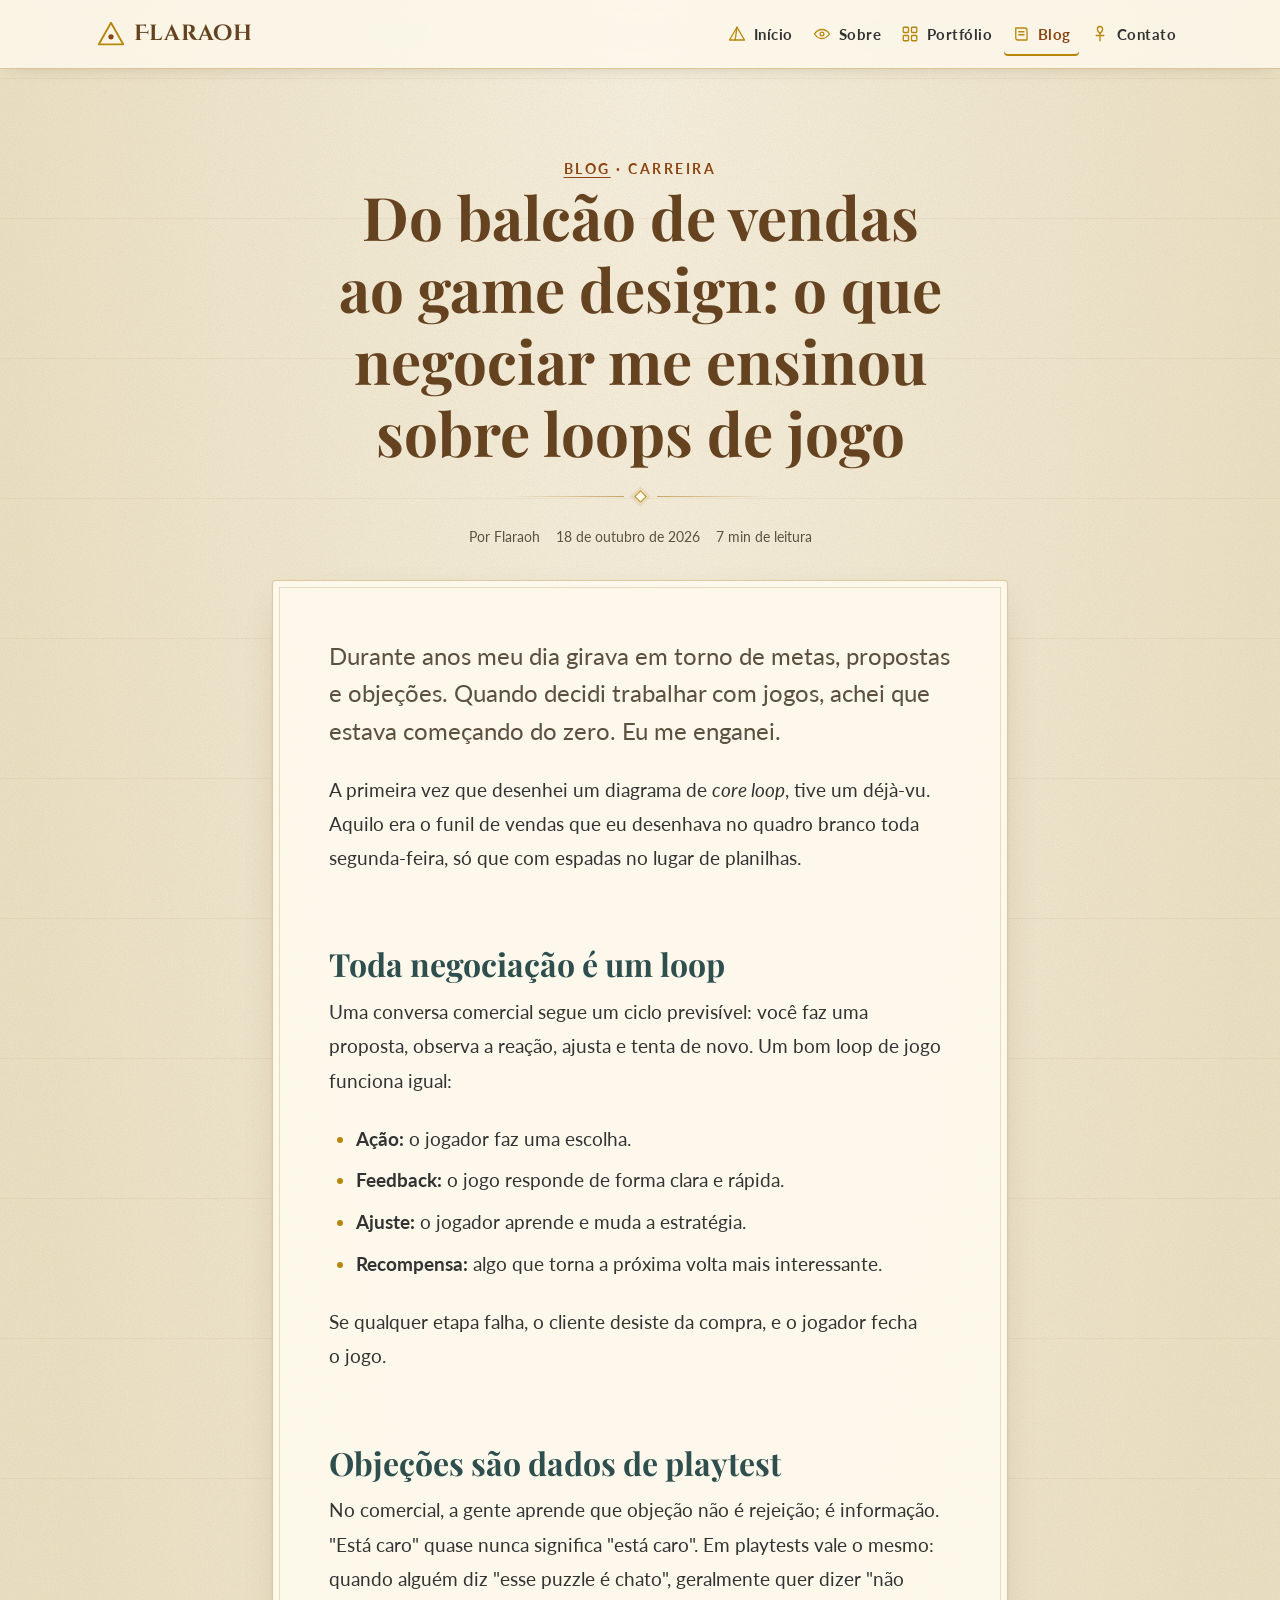
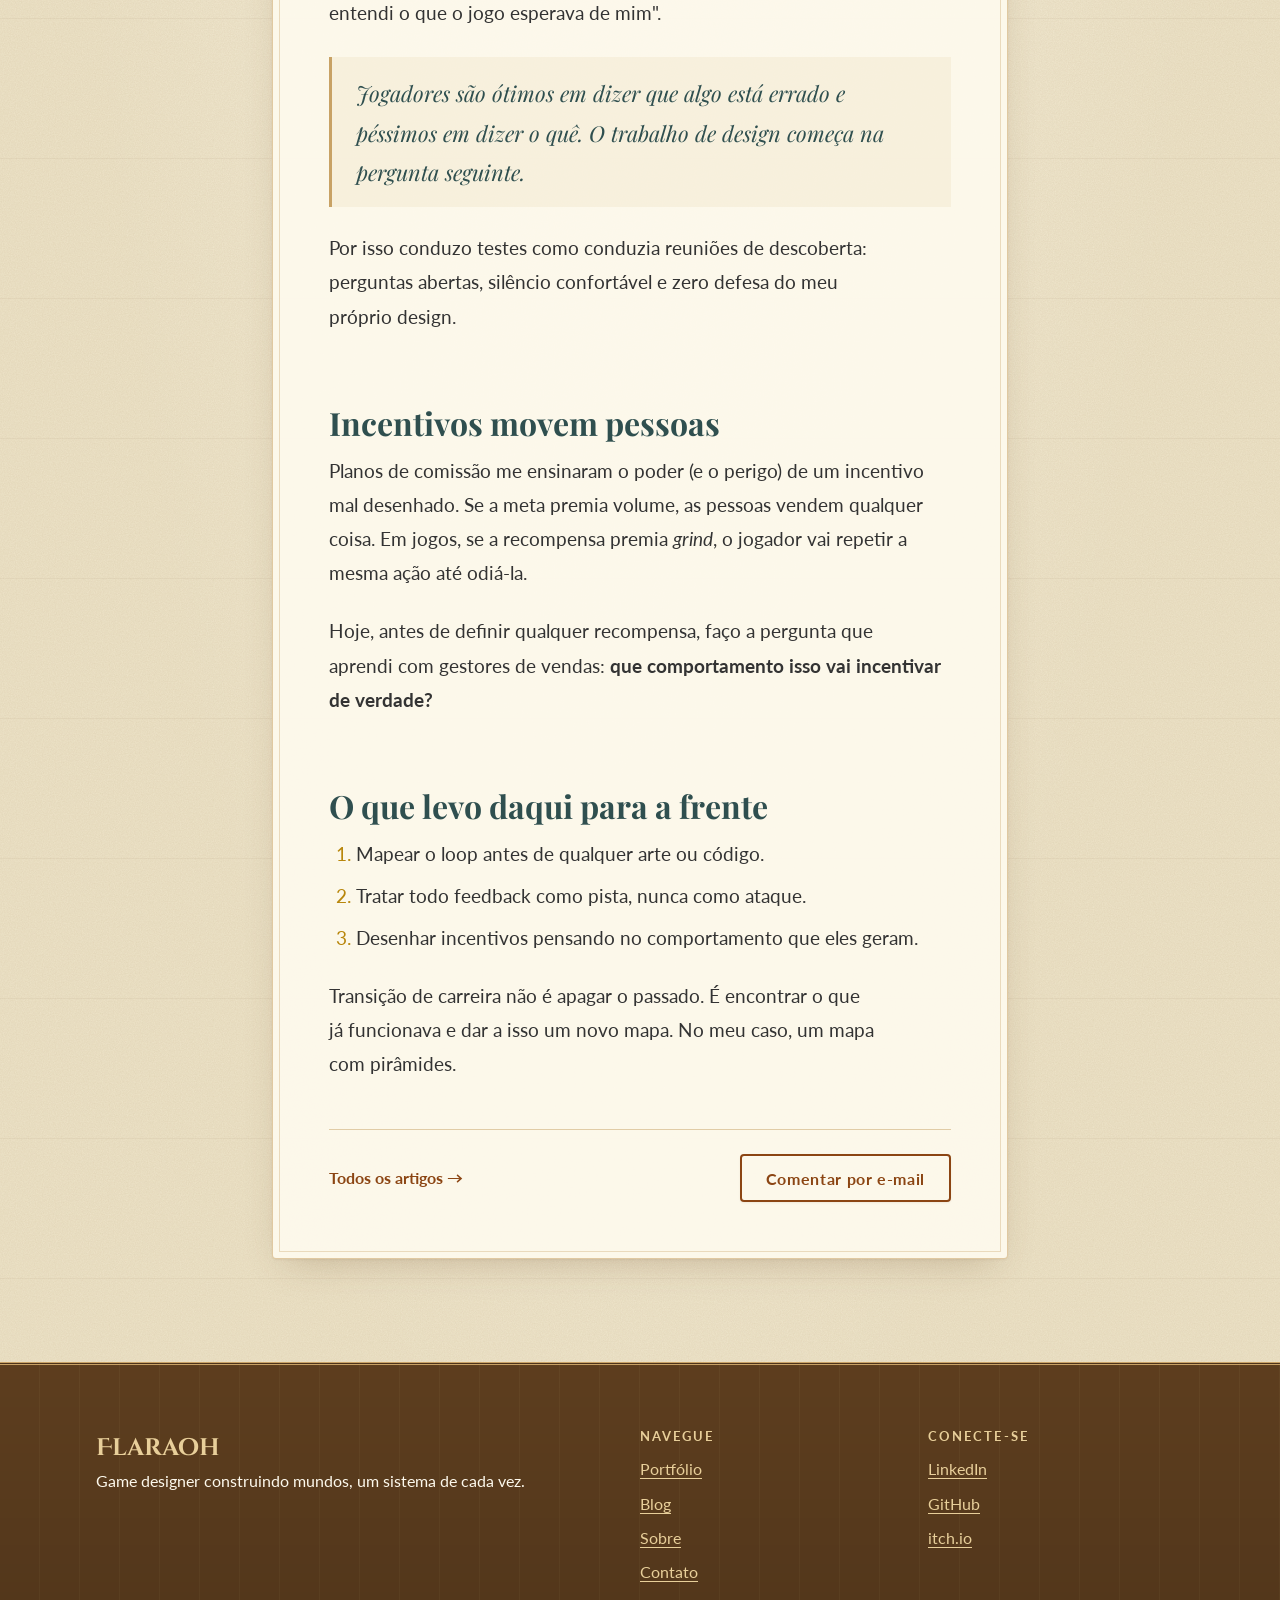
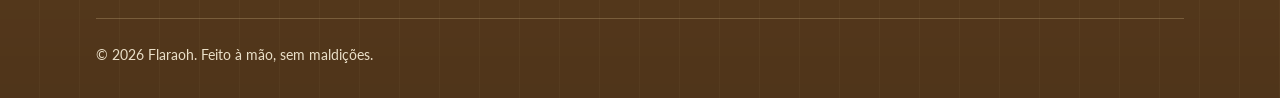
<file: post-1.html>
<!doctype html>
<html lang="pt-BR">
<head>
  <meta charset="utf-8">
  <meta name="viewport" content="width=device-width, initial-scale=1">
  <title>Do balcão de vendas ao game design · Flaraoh</title>
  <meta name="description" content="O que anos de negociação comercial ensinam sobre core loops, playtests e incentivos em jogos.">
  <meta name="theme-color" content="#FDF9ED">
  <link rel="icon" href="assets/favicon.svg" type="image/svg+xml">
  <link rel="preconnect" href="https://fonts.googleapis.com">
  <link rel="preconnect" href="https://fonts.gstatic.com" crossorigin>
  <link rel="stylesheet" href="https://fonts.googleapis.com/css2?family=Cinzel+Decorative:wght@700&family=Lato:ital,wght@0,400;0,700;1,400&family=Playfair+Display:wght@600;700&display=swap">
  <link rel="stylesheet" href="css/style.css">
  <script>document.documentElement.classList.add("js");</script>
  <script src="js/main.js" defer></script>
</head>
<body>
  <a class="skip-link" href="#conteudo">Pular para o conteúdo</a>

  <header class="site-header">
    <div class="container site-header__inner">
      <a class="brand" href="index.html">
        <svg class="brand__mark" viewBox="0 0 32 32" aria-hidden="true"><path d="M16 4 3 27h26L16 4Z" fill="none" stroke="#B8860B" stroke-width="2" stroke-linejoin="round"/><circle cx="16" cy="19" r="2.8" fill="#8B4513"/></svg>
        <span class="brand__name">Flaraoh</span>
      </a>
      <button class="nav-toggle" type="button" aria-expanded="false" aria-controls="site-nav">
        <span class="nav-toggle__bars" aria-hidden="true"></span>
        <span class="nav-toggle__label visually-hidden">Abrir menu</span>
      </button>
      <nav id="site-nav" class="site-nav" aria-label="Principal">
        <ul class="site-nav__list">
          <li><a class="site-nav__link" href="index.html"><svg class="site-nav__icon" viewBox="0 0 24 24" aria-hidden="true"><path d="M12 3 2 20h20L12 3Z"/><path d="M12 3 9.5 20"/></svg>Início</a></li>
          <li><a class="site-nav__link" href="about.html"><svg class="site-nav__icon" viewBox="0 0 24 24" aria-hidden="true"><path d="M2 12s4-6 10-6 10 6 10 6-4 6-10 6S2 12 2 12Z"/><circle cx="12" cy="12" r="2.5"/></svg>Sobre</a></li>
          <li><a class="site-nav__link" href="portfolio.html"><svg class="site-nav__icon" viewBox="0 0 24 24" aria-hidden="true"><rect x="3" y="3" width="7" height="7" rx="1"/><rect x="14" y="3" width="7" height="7" rx="1"/><rect x="3" y="14" width="7" height="7" rx="1"/><rect x="14" y="14" width="7" height="7" rx="1"/></svg>Portfólio</a></li>
          <li><a class="site-nav__link" href="blog.html" aria-current="page"><svg class="site-nav__icon" viewBox="0 0 24 24" aria-hidden="true"><path d="M5 4h12a3 3 0 0 1 3 3v13H8a3 3 0 0 1-3-3V4Z"/><path d="M9 9h7M9 13h7"/></svg>Blog</a></li>
          <li><a class="site-nav__link" href="contact.html"><svg class="site-nav__icon" viewBox="0 0 24 24" aria-hidden="true"><path d="M12 11C9.5 9 8.5 7 8.5 5.5a3.5 3.5 0 0 1 7 0C15.5 7 14.5 9 12 11Z"/><path d="M12 11v10M7 14h10"/></svg>Contato</a></li>
        </ul>
      </nav>
    </div>
  </header>

  <main id="conteudo">
    <article class="container container--narrow">
      <header class="page-header article-header">
        <p class="eyebrow"><a href="blog.html">Blog</a> · Carreira</p>
        <h1 class="mt-0">Do balcão de vendas ao game design: o que negociar me ensinou sobre loops de jogo</h1>
        <div class="divider" aria-hidden="true"><span class="divider__gem"></span></div>
        <p class="article-header__meta">
          <span>Por Flaraoh</span>
          <time datetime="2026-10-18">18 de outubro de 2026</time>
          <span>7 min de leitura</span>
        </p>
      </header>

      <div class="plaque">
        <div class="prose">
          <p class="lead">Durante anos meu dia girava em torno de metas, propostas e objeções. Quando decidi trabalhar com jogos, achei que estava começando do zero. Eu me enganei.</p>

          <p>A primeira vez que desenhei um diagrama de <em>core loop</em>, tive um déjà-vu. Aquilo era o funil de vendas que eu desenhava no quadro branco toda segunda-feira, só que com espadas no lugar de planilhas.</p>

          <h2>Toda negociação é um loop</h2>
          <p>Uma conversa comercial segue um ciclo previsível: você faz uma proposta, observa a reação, ajusta e tenta de novo. Um bom loop de jogo funciona igual:</p>
          <ul>
            <li><strong>Ação:</strong> o jogador faz uma escolha.</li>
            <li><strong>Feedback:</strong> o jogo responde de forma clara e rápida.</li>
            <li><strong>Ajuste:</strong> o jogador aprende e muda a estratégia.</li>
            <li><strong>Recompensa:</strong> algo que torna a próxima volta mais interessante.</li>
          </ul>
          <p>Se qualquer etapa falha, o cliente desiste da compra, e o jogador fecha o jogo.</p>

          <h2>Objeções são dados de playtest</h2>
          <p>No comercial, a gente aprende que objeção não é rejeição; é informação. "Está caro" quase nunca significa "está caro". Em playtests vale o mesmo: quando alguém diz "esse puzzle é chato", geralmente quer dizer "não entendi o que o jogo esperava de mim".</p>

          <blockquote><p>Jogadores são ótimos em dizer que algo está errado e péssimos em dizer o quê. O trabalho de design começa na pergunta seguinte.</p></blockquote>

          <p>Por isso conduzo testes como conduzia reuniões de descoberta: perguntas abertas, silêncio confortável e zero defesa do meu próprio design.</p>

          <h2>Incentivos movem pessoas</h2>
          <p>Planos de comissão me ensinaram o poder (e o perigo) de um incentivo mal desenhado. Se a meta premia volume, as pessoas vendem qualquer coisa. Em jogos, se a recompensa premia <em>grind</em>, o jogador vai repetir a mesma ação até odiá-la.</p>
          <p>Hoje, antes de definir qualquer recompensa, faço a pergunta que aprendi com gestores de vendas: <strong>que comportamento isso vai incentivar de verdade?</strong></p>

          <h2>O que levo daqui para a frente</h2>
          <ol>
            <li>Mapear o loop antes de qualquer arte ou código.</li>
            <li>Tratar todo feedback como pista, nunca como ataque.</li>
            <li>Desenhar incentivos pensando no comportamento que eles geram.</li>
          </ol>
          <p>Transição de carreira não é apagar o passado. É encontrar o que já funcionava e dar a isso um novo mapa. No meu caso, um mapa com pirâmides.</p>
        </div>

        <nav class="pager" aria-label="Navegação do blog">
          <a class="link-arrow" href="blog.html">Todos os artigos</a>
          <a class="btn btn--ghost" href="contact.html">Comentar por e-mail</a>
        </nav>
      </div>
    </article>
  </main>

  <footer class="site-footer">
    <div class="container site-footer__inner">
      <div>
        <p class="site-footer__brand">Flaraoh</p>
        <p>Game designer construindo mundos, um sistema de cada vez.</p>
      </div>
      <nav aria-label="Rodapé">
        <h2 class="site-footer__heading">Navegue</h2>
        <ul class="site-footer__links">
          <li><a href="portfolio.html">Portfólio</a></li>
          <li><a href="blog.html">Blog</a></li>
          <li><a href="about.html">Sobre</a></li>
          <li><a href="contact.html">Contato</a></li>
        </ul>
      </nav>
      <div>
        <h2 class="site-footer__heading">Conecte-se</h2>
        <ul class="site-footer__links">
          <li><a href="https://www.linkedin.com/in/seu-usuario" rel="noopener">LinkedIn</a></li>
          <li><a href="https://github.com/seu-usuario" rel="noopener">GitHub</a></li>
          <li><a href="https://seu-usuario.itch.io" rel="noopener">itch.io</a></li>
        </ul>
      </div>
      <p class="site-footer__copy">© <span data-year>2026</span> Flaraoh. Feito à mão, sem maldições.</p>
    </div>
  </footer>
</body>
</html>
</file>
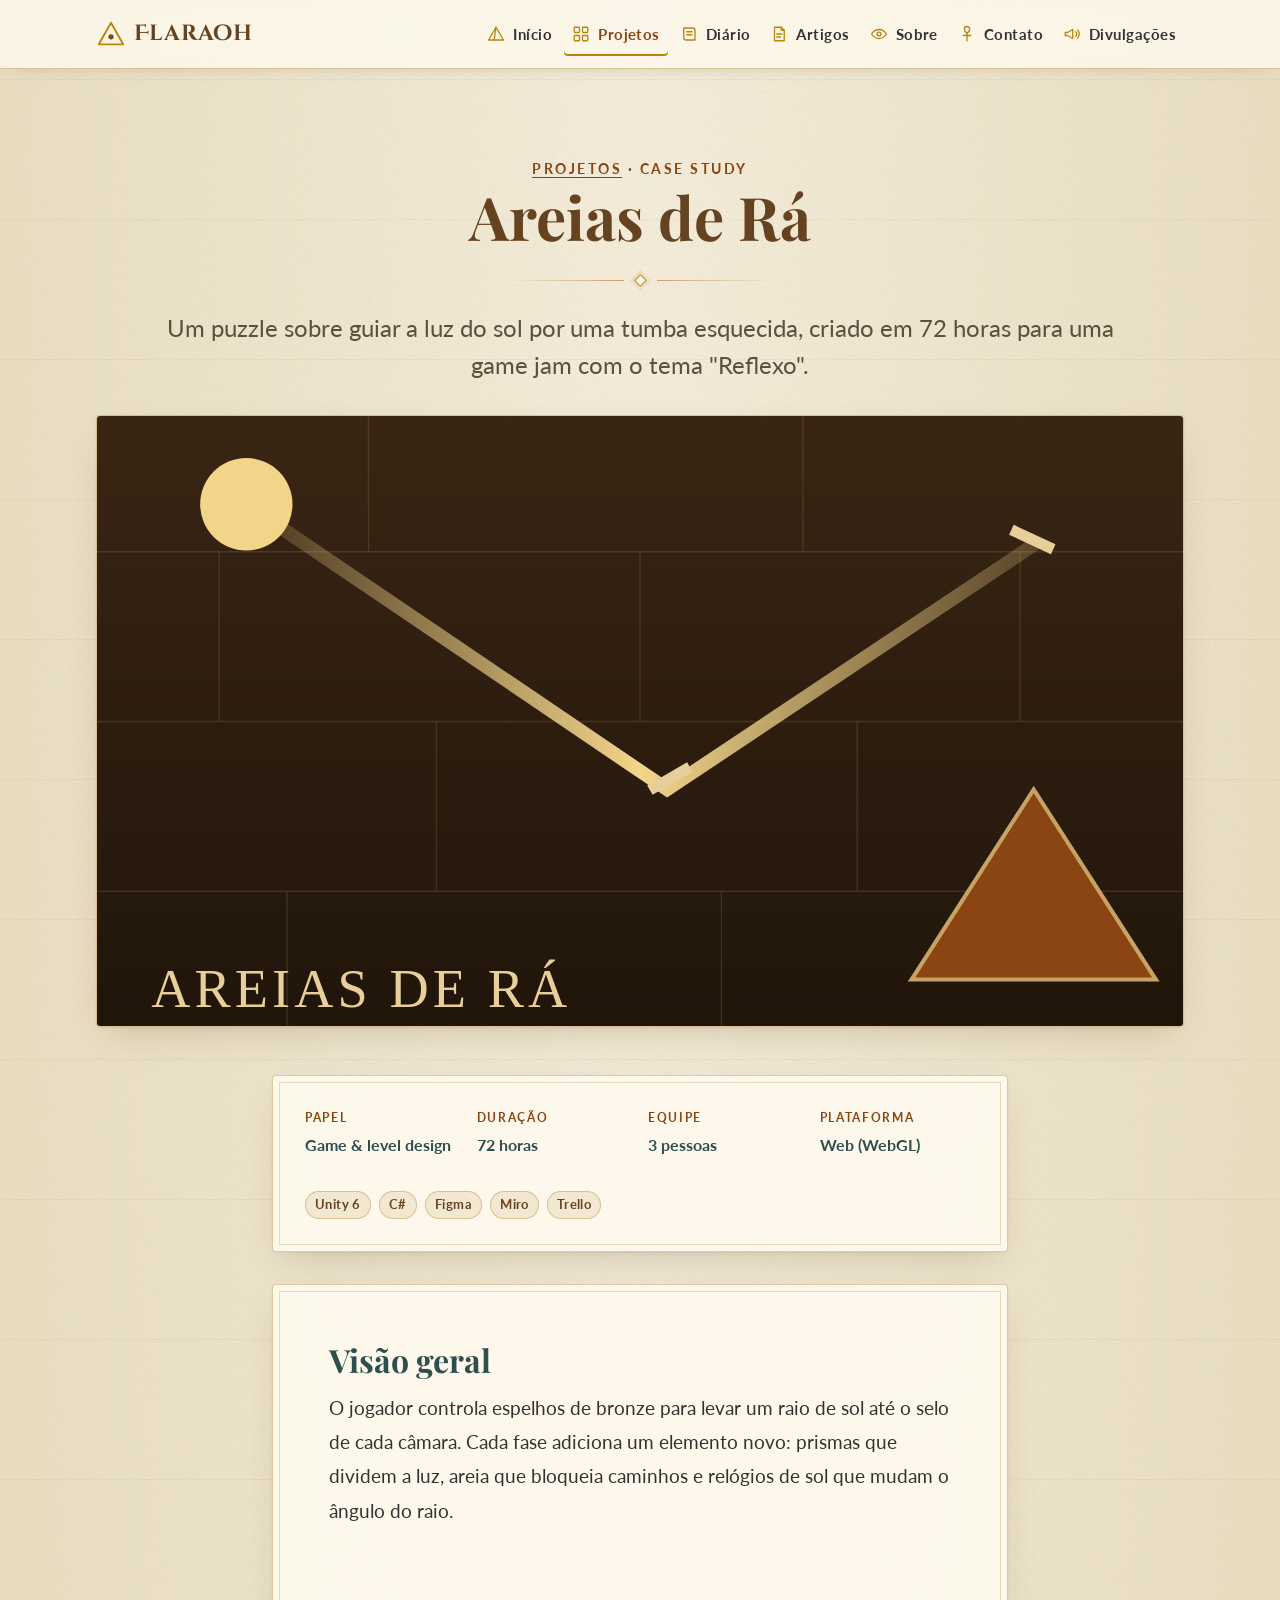
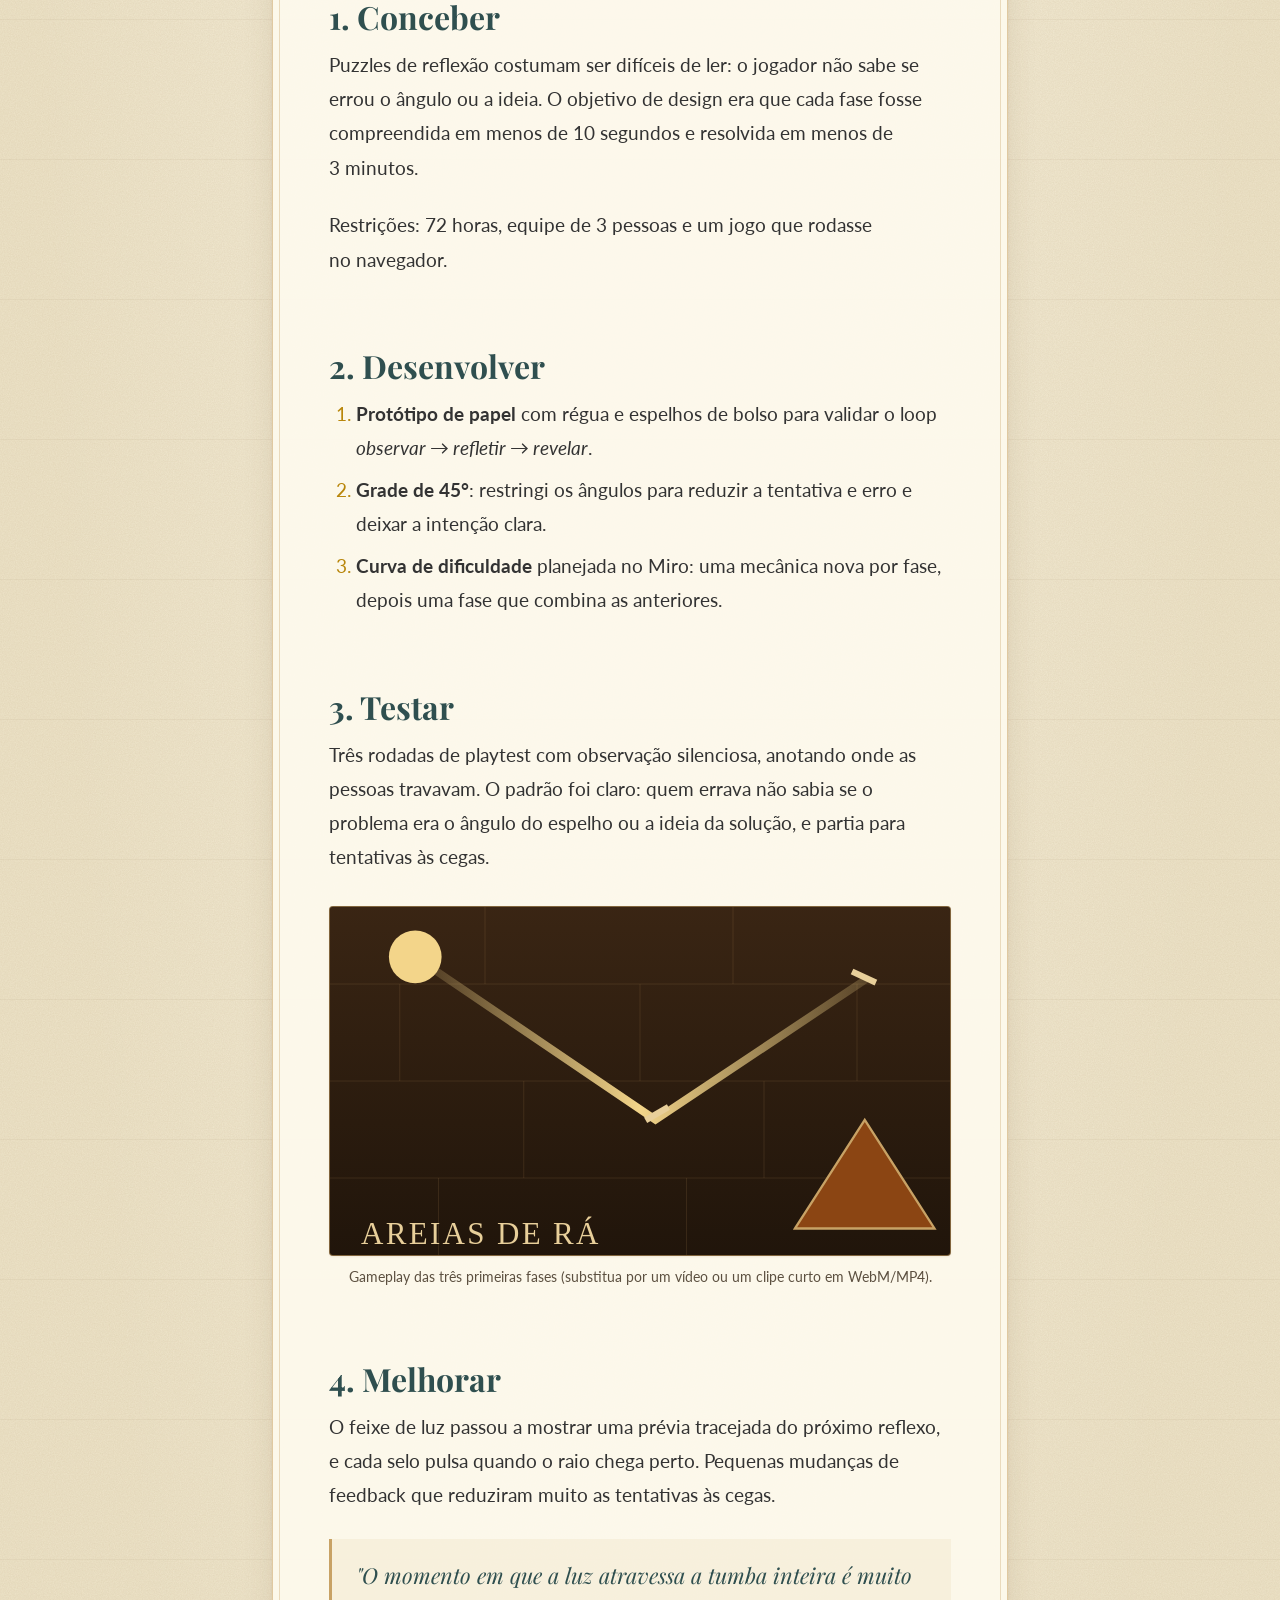
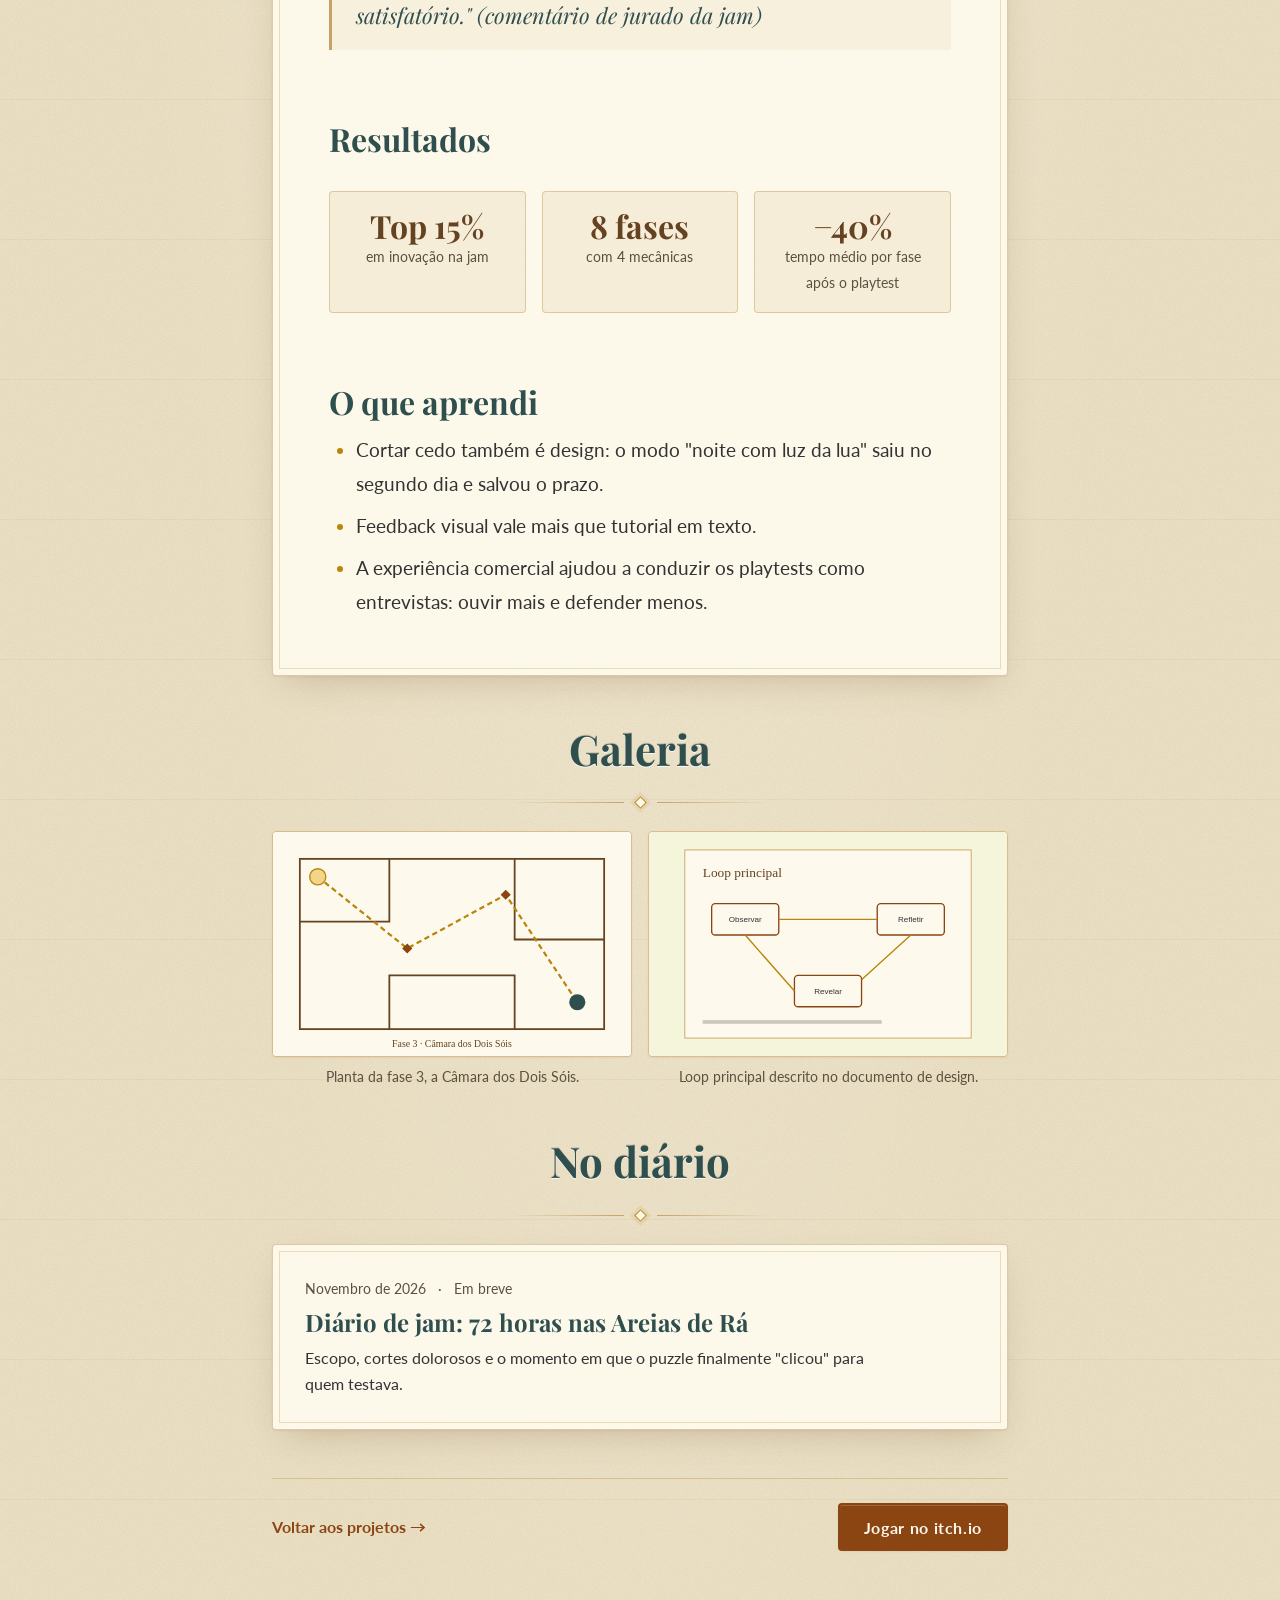
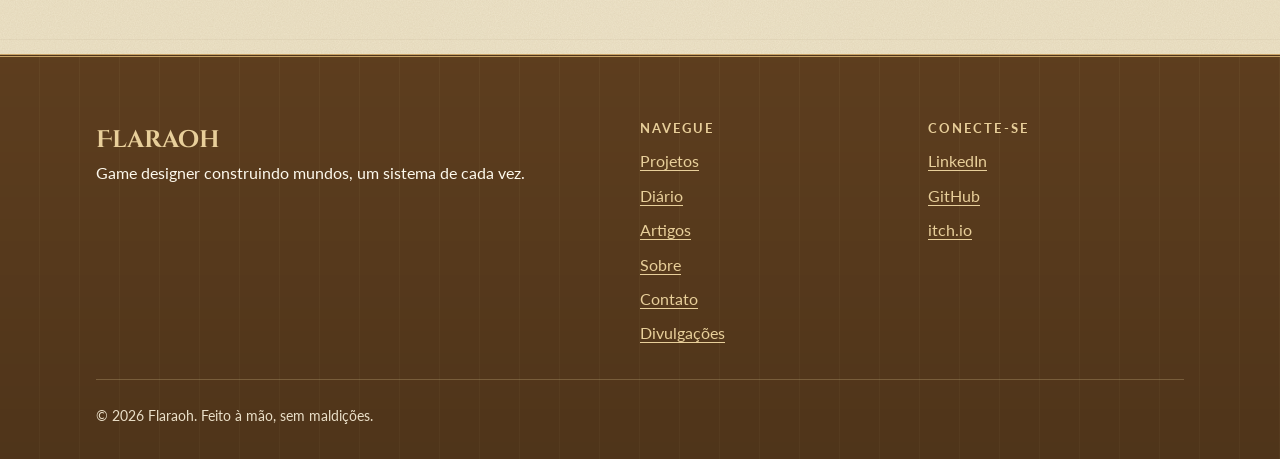
<file: project-1.html>
<!doctype html>
<html lang="pt-BR">
<head>
  <meta charset="utf-8">
  <meta name="viewport" content="width=device-width, initial-scale=1">
  <title>Areias de Rá · Case study · Flaraoh</title>
  <meta name="description" content="Case study de Areias de Rá: puzzle de luz e espelhos criado em 72 horas.">
  <meta name="theme-color" content="#FDF9ED">
  <link rel="icon" href="assets/favicon.svg" type="image/svg+xml">
  <link rel="preconnect" href="https://fonts.googleapis.com">
  <link rel="preconnect" href="https://fonts.gstatic.com" crossorigin>
  <link rel="stylesheet" href="https://fonts.googleapis.com/css2?family=Cinzel+Decorative:wght@700&family=Lato:ital,wght@0,400;0,700;1,400&family=Playfair+Display:wght@600;700&display=swap">
  <link rel="stylesheet" href="css/style.css">
  <script>document.documentElement.classList.add("js");</script>
  <script src="js/main.js" defer></script>
</head>
<body>
  <a class="skip-link" href="#conteudo">Pular para o conteúdo</a>

  <header class="site-header">
    <div class="container site-header__inner">
      <a class="brand" href="index.html">
        <svg class="brand__mark" viewBox="0 0 32 32" aria-hidden="true"><path d="M16 4 3 27h26L16 4Z" fill="none" stroke="#B8860B" stroke-width="2" stroke-linejoin="round"/><circle cx="16" cy="19" r="2.8" fill="#8B4513"/></svg>
        <span class="brand__name">Flaraoh</span>
      </a>
      <button class="nav-toggle" type="button" aria-expanded="false" aria-controls="site-nav">
        <span class="nav-toggle__bars" aria-hidden="true"></span>
        <span class="nav-toggle__label visually-hidden">Abrir menu</span>
      </button>
      <nav id="site-nav" class="site-nav" aria-label="Principal">
        <ul class="site-nav__list">
          <li><a class="site-nav__link" href="index.html"><svg class="site-nav__icon" viewBox="0 0 24 24" aria-hidden="true"><path d="M12 3 2 20h20L12 3Z"/><path d="M12 3 9.5 20"/></svg>Início</a></li>
          <li><a class="site-nav__link" href="projects.html" aria-current="page"><svg class="site-nav__icon" viewBox="0 0 24 24" aria-hidden="true"><rect x="3" y="3" width="7" height="7" rx="1"/><rect x="14" y="3" width="7" height="7" rx="1"/><rect x="3" y="14" width="7" height="7" rx="1"/><rect x="14" y="14" width="7" height="7" rx="1"/></svg>Projetos</a></li>
          <li><a class="site-nav__link" href="devlog.html"><svg class="site-nav__icon" viewBox="0 0 24 24" aria-hidden="true"><path d="M5 4h12a3 3 0 0 1 3 3v13H8a3 3 0 0 1-3-3V4Z"/><path d="M9 9h7M9 13h7"/></svg>Diário</a></li>
          <li><a class="site-nav__link" href="articles.html"><svg class="site-nav__icon" viewBox="0 0 24 24" aria-hidden="true"><path d="M6 3h9l4 4v14H6V3Z"/><path d="M15 3v4h4M9 12h7M9 16h5"/></svg>Artigos</a></li>
          <li><a class="site-nav__link" href="about.html"><svg class="site-nav__icon" viewBox="0 0 24 24" aria-hidden="true"><path d="M2 12s4-6 10-6 10 6 10 6-4 6-10 6S2 12 2 12Z"/><circle cx="12" cy="12" r="2.5"/></svg>Sobre</a></li>
          <li><a class="site-nav__link" href="contact.html"><svg class="site-nav__icon" viewBox="0 0 24 24" aria-hidden="true"><path d="M12 11C9.5 9 8.5 7 8.5 5.5a3.5 3.5 0 0 1 7 0C15.5 7 14.5 9 12 11Z"/><path d="M12 11v10M7 14h10"/></svg>Contato</a></li>
          <li><a class="site-nav__link" href="spotlight.html"><svg class="site-nav__icon" viewBox="0 0 24 24" aria-hidden="true"><path d="M3 10v4h3l7 4V6l-7 4H3Z"/><path d="M17 9a4 4 0 0 1 0 6M19.5 6.5a8 8 0 0 1 0 11"/></svg>Divulgações</a></li>
        </ul>
      </nav>
    </div>
  </header>

  <main id="conteudo">
    <!-- EDITAR: conteúdo de exemplo. Substitua textos, números e imagens pelos dados reais do projeto. -->
    <article>
      <header class="page-header container">
        <p class="eyebrow"><a href="projects.html">Projetos</a> · Case study</p>
        <h1 class="mt-0">Areias de Rá</h1>
        <div class="divider" aria-hidden="true"><span class="divider__gem"></span></div>
        <p class="lead">Um puzzle sobre guiar a luz do sol por uma tumba esquecida, criado em 72 horas para uma game jam com o tema "Reflexo".</p>
      </header>

      <div class="container">
        <figure class="project-hero">
          <img src="assets/img/project-1.svg" alt="Tela de Areias de Rá: um feixe de sol atravessa a tumba e reflete em dois espelhos" width="800" height="500" fetchpriority="high" decoding="async">
        </figure>
      </div>

      <div class="container container--narrow mt-7">
        <div class="plaque plaque--compact">
          <dl class="meta-list">
            <div><dt>Papel</dt><dd>Game & level design</dd></div>
            <div><dt>Duração</dt><dd>72 horas</dd></div>
            <div><dt>Equipe</dt><dd>3 pessoas</dd></div>
            <div><dt>Plataforma</dt><dd>Web (WebGL)</dd></div>
          </dl>
          <ul class="tag-list mt-6" aria-label="Tecnologias usadas">
            <li class="tag">Unity 6</li><li class="tag">C#</li><li class="tag">Figma</li><li class="tag">Miro</li><li class="tag">Trello</li>
          </ul>
        </div>

        <div class="plaque mt-6">
          <div class="prose">
            <h2 class="mt-0">Visão geral</h2>
            <p>O jogador controla espelhos de bronze para levar um raio de sol até o selo de cada câmara. Cada fase adiciona um elemento novo: prismas que dividem a luz, areia que bloqueia caminhos e relógios de sol que mudam o ângulo do raio.</p>

            <h2>1. Conceber</h2>
            <p>Puzzles de reflexão costumam ser difíceis de ler: o jogador não sabe se errou o ângulo ou a ideia. O objetivo de design era que cada fase fosse compreendida em menos de 10 segundos e resolvida em menos de 3 minutos.</p>
            <p>Restrições: 72 horas, equipe de 3 pessoas e um jogo que rodasse no navegador.</p>

            <h2>2. Desenvolver</h2>
            <ol>
              <li><strong>Protótipo de papel</strong> com régua e espelhos de bolso para validar o loop <em>observar → refletir → revelar</em>.</li>
              <li><strong>Grade de 45°</strong>: restringi os ângulos para reduzir a tentativa e erro e deixar a intenção clara.</li>
              <li><strong>Curva de dificuldade</strong> planejada no Miro: uma mecânica nova por fase, depois uma fase que combina as anteriores.</li>
            </ol>

            <h2>3. Testar</h2>
            <p>Três rodadas de playtest com observação silenciosa, anotando onde as pessoas travavam. O padrão foi claro: quem errava não sabia se o problema era o ângulo do espelho ou a ideia da solução, e partia para tentativas às cegas.</p>

            <figure class="figure">
              <div class="video-frame">
                <!-- Para performance, embuta o vídeo com loading="lazy". Exemplo:
                <iframe src="https://www.youtube-nocookie.com/embed/ID_DO_VIDEO" title="Gameplay de Areias de Rá" loading="lazy" allow="accelerometer; encrypted-media; picture-in-picture" allowfullscreen></iframe>
                -->
                <img src="assets/img/project-1.svg" alt="" width="800" height="500" loading="lazy" decoding="async">
              </div>
              <figcaption>Gameplay das três primeiras fases (substitua por um vídeo ou um clipe curto em WebM/MP4).</figcaption>
            </figure>

            <h2>4. Melhorar</h2>
            <p>O feixe de luz passou a mostrar uma prévia tracejada do próximo reflexo, e cada selo pulsa quando o raio chega perto. Pequenas mudanças de feedback que reduziram muito as tentativas às cegas.</p>

            <blockquote><p>"O momento em que a luz atravessa a tumba inteira é muito satisfatório." (comentário de jurado da jam)</p></blockquote>

            <h2>Resultados</h2>
          </div>

          <ul class="stats mt-6">
            <li><strong>Top 15%</strong><span>em inovação na jam</span></li>
            <li><strong>8 fases</strong><span>com 4 mecânicas</span></li>
            <li><strong>−40%</strong><span>tempo médio por fase após o playtest</span></li>
          </ul>

          <div class="prose mt-6">
            <h2>O que aprendi</h2>
            <ul>
              <li>Cortar cedo também é design: o modo "noite com luz da lua" saiu no segundo dia e salvou o prazo.</li>
              <li>Feedback visual vale mais que tutorial em texto.</li>
              <li>A experiência comercial ajudou a conduzir os playtests como entrevistas: ouvir mais e defender menos.</li>
            </ul>
          </div>
        </div>

        <section class="mt-7" aria-labelledby="galeria-title">
          <h2 id="galeria-title" class="text-center engraved--subtle">Galeria</h2>
          <div class="divider" aria-hidden="true"><span class="divider__gem"></span></div>
          <div class="gallery">
            <figure class="figure">
              <img src="assets/img/project-1-level.svg" alt="Mapa da fase 3 com a rota do raio de luz entre dois espelhos" width="800" height="500" loading="lazy" decoding="async">
              <figcaption>Planta da fase 3, a Câmara dos Dois Sóis.</figcaption>
            </figure>
            <figure class="figure">
              <img src="assets/img/project-1-gdd.svg" alt="Diagrama do loop principal: observar, refletir e revelar" width="800" height="500" loading="lazy" decoding="async">
              <figcaption>Loop principal descrito no documento de design.</figcaption>
            </figure>
          </div>
        </section>

        <section class="mt-7" aria-labelledby="diario-title">
          <h2 id="diario-title" class="text-center engraved--subtle">No diário</h2>
          <div class="divider" aria-hidden="true"><span class="divider__gem"></span></div>
          <div class="plaque plaque--compact">
            <!-- Liste aqui as entradas de devlog.html sobre este projeto -->
            <ul class="post-list">
              <li>
                <article class="post-preview">
                  <p class="post-preview__meta"><time datetime="2026-11">Novembro de 2026</time><span>Em breve</span></p>
                  <h3 class="post-preview__title">Diário de jam: 72 horas nas Areias de Rá</h3>
                  <p class="post-preview__excerpt">Escopo, cortes dolorosos e o momento em que o puzzle finalmente "clicou" para quem testava.</p>
                </article>
              </li>
            </ul>
          </div>
        </section>

        <nav class="pager" aria-label="Navegação de projetos">
          <a class="link-arrow" href="projects.html">Voltar aos projetos</a>
          <a class="btn" href="https://seu-usuario.itch.io/areias-de-ra" rel="noopener">Jogar no itch.io</a>
        </nav>
      </div>
    </article>
  </main>

  <footer class="site-footer">
    <div class="container site-footer__inner">
      <div>
        <p class="site-footer__brand">Flaraoh</p>
        <p>Game designer construindo mundos, um sistema de cada vez.</p>
      </div>
      <nav aria-label="Rodapé">
        <h2 class="site-footer__heading">Navegue</h2>
        <ul class="site-footer__links">
          <li><a href="projects.html">Projetos</a></li>
          <li><a href="devlog.html">Diário</a></li>
          <li><a href="articles.html">Artigos</a></li>
          <li><a href="about.html">Sobre</a></li>
          <li><a href="contact.html">Contato</a></li>
          <li><a href="spotlight.html">Divulgações</a></li>
        </ul>
      </nav>
      <div>
        <h2 class="site-footer__heading">Conecte-se</h2>
        <ul class="site-footer__links">
          <li><a href="https://www.linkedin.com/in/seu-usuario" rel="noopener">LinkedIn</a></li>
          <li><a href="https://github.com/seu-usuario" rel="noopener">GitHub</a></li>
          <li><a href="https://seu-usuario.itch.io" rel="noopener">itch.io</a></li>
        </ul>
      </div>
      <p class="site-footer__copy">© <span data-year>2026</span> Flaraoh. Feito à mão, sem maldições.</p>
    </div>
  </footer>
</body>
</html>
</file>
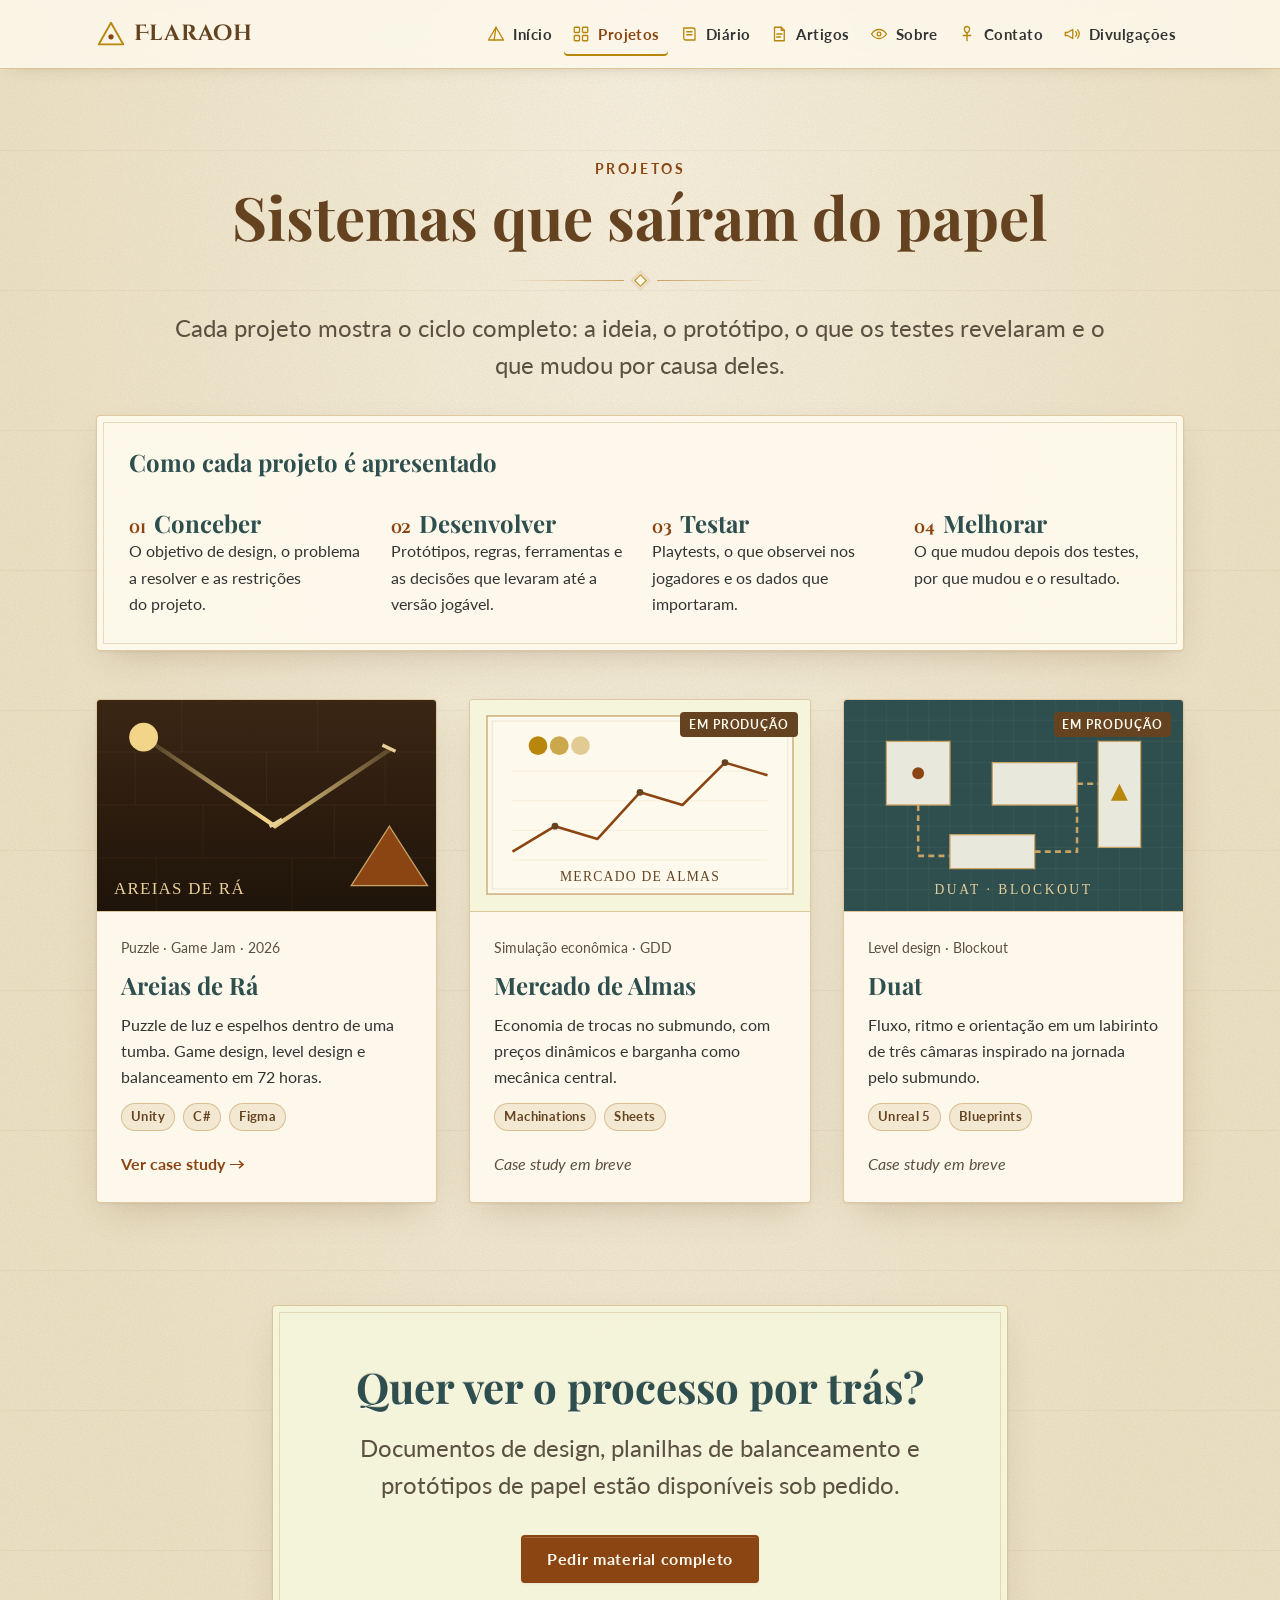
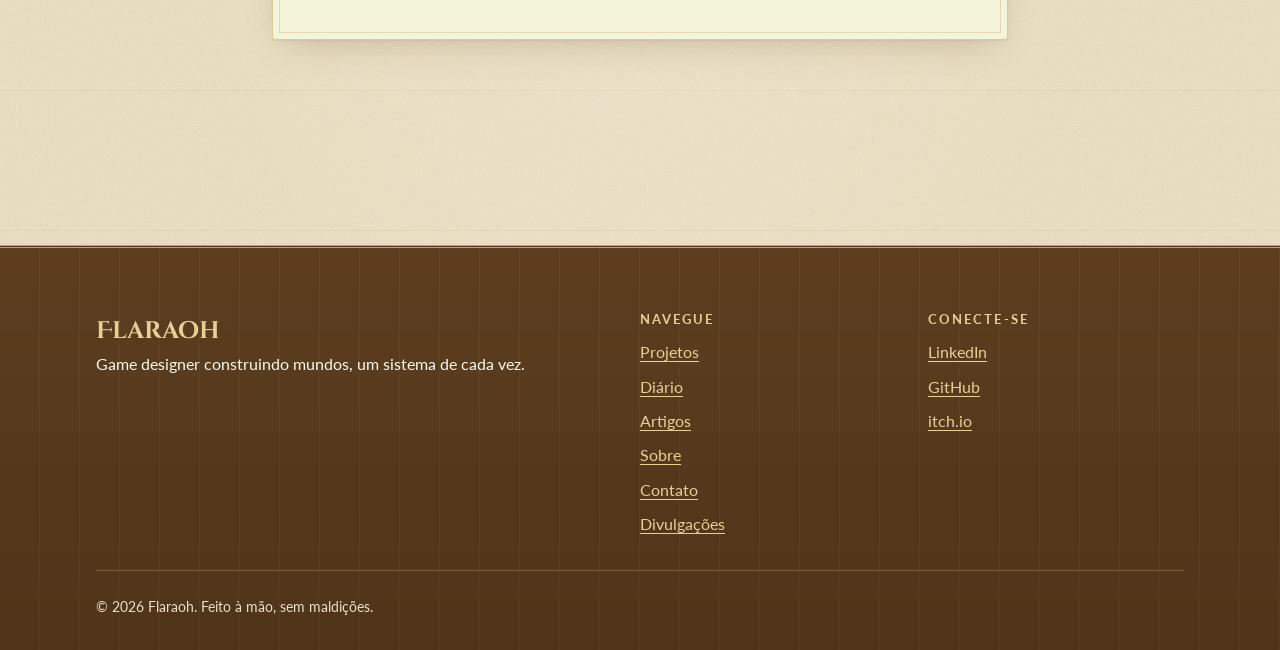
<file: projects.html>
<!doctype html>
<html lang="pt-BR">
<head>
  <meta charset="utf-8">
  <meta name="viewport" content="width=device-width, initial-scale=1">
  <title>Projetos · Flaraoh</title>
  <meta name="description" content="Projetos de game design de Flaraoh: como cada sistema foi concebido, desenvolvido, testado e melhorado.">
  <meta name="theme-color" content="#FDF9ED">
  <link rel="icon" href="assets/favicon.svg" type="image/svg+xml">
  <link rel="preconnect" href="https://fonts.googleapis.com">
  <link rel="preconnect" href="https://fonts.gstatic.com" crossorigin>
  <link rel="stylesheet" href="https://fonts.googleapis.com/css2?family=Cinzel+Decorative:wght@700&family=Lato:ital,wght@0,400;0,700;1,400&family=Playfair+Display:wght@600;700&display=swap">
  <link rel="stylesheet" href="css/style.css">
  <script>document.documentElement.classList.add("js");</script>
  <script src="js/main.js" defer></script>
</head>
<body>
  <a class="skip-link" href="#conteudo">Pular para o conteúdo</a>

  <header class="site-header">
    <div class="container site-header__inner">
      <a class="brand" href="index.html">
        <svg class="brand__mark" viewBox="0 0 32 32" aria-hidden="true"><path d="M16 4 3 27h26L16 4Z" fill="none" stroke="#B8860B" stroke-width="2" stroke-linejoin="round"/><circle cx="16" cy="19" r="2.8" fill="#8B4513"/></svg>
        <span class="brand__name">Flaraoh</span>
      </a>
      <button class="nav-toggle" type="button" aria-expanded="false" aria-controls="site-nav">
        <span class="nav-toggle__bars" aria-hidden="true"></span>
        <span class="nav-toggle__label visually-hidden">Abrir menu</span>
      </button>
      <nav id="site-nav" class="site-nav" aria-label="Principal">
        <ul class="site-nav__list">
          <li><a class="site-nav__link" href="index.html"><svg class="site-nav__icon" viewBox="0 0 24 24" aria-hidden="true"><path d="M12 3 2 20h20L12 3Z"/><path d="M12 3 9.5 20"/></svg>Início</a></li>
          <li><a class="site-nav__link" href="projects.html" aria-current="page"><svg class="site-nav__icon" viewBox="0 0 24 24" aria-hidden="true"><rect x="3" y="3" width="7" height="7" rx="1"/><rect x="14" y="3" width="7" height="7" rx="1"/><rect x="3" y="14" width="7" height="7" rx="1"/><rect x="14" y="14" width="7" height="7" rx="1"/></svg>Projetos</a></li>
          <li><a class="site-nav__link" href="devlog.html"><svg class="site-nav__icon" viewBox="0 0 24 24" aria-hidden="true"><path d="M5 4h12a3 3 0 0 1 3 3v13H8a3 3 0 0 1-3-3V4Z"/><path d="M9 9h7M9 13h7"/></svg>Diário</a></li>
          <li><a class="site-nav__link" href="articles.html"><svg class="site-nav__icon" viewBox="0 0 24 24" aria-hidden="true"><path d="M6 3h9l4 4v14H6V3Z"/><path d="M15 3v4h4M9 12h7M9 16h5"/></svg>Artigos</a></li>
          <li><a class="site-nav__link" href="about.html"><svg class="site-nav__icon" viewBox="0 0 24 24" aria-hidden="true"><path d="M2 12s4-6 10-6 10 6 10 6-4 6-10 6S2 12 2 12Z"/><circle cx="12" cy="12" r="2.5"/></svg>Sobre</a></li>
          <li><a class="site-nav__link" href="contact.html"><svg class="site-nav__icon" viewBox="0 0 24 24" aria-hidden="true"><path d="M12 11C9.5 9 8.5 7 8.5 5.5a3.5 3.5 0 0 1 7 0C15.5 7 14.5 9 12 11Z"/><path d="M12 11v10M7 14h10"/></svg>Contato</a></li>
          <li><a class="site-nav__link" href="spotlight.html"><svg class="site-nav__icon" viewBox="0 0 24 24" aria-hidden="true"><path d="M3 10v4h3l7 4V6l-7 4H3Z"/><path d="M17 9a4 4 0 0 1 0 6M19.5 6.5a8 8 0 0 1 0 11"/></svg>Divulgações</a></li>
        </ul>
      </nav>
    </div>
  </header>

  <main id="conteudo">
    <header class="page-header container">
      <p class="eyebrow">Projetos</p>
      <h1 class="mt-0">Sistemas que saíram do papel</h1>
      <div class="divider" aria-hidden="true"><span class="divider__gem"></span></div>
      <p class="lead">Cada projeto mostra o ciclo completo: a ideia, o protótipo, o que os testes revelaram e o que mudou por causa deles.</p>
    </header>

    <section class="container mb-7" aria-labelledby="processo-title">
      <div class="plaque plaque--compact">
        <h2 id="processo-title" class="fs-h3 mt-0">Como cada projeto é apresentado</h2>
        <ol class="process mt-6">
          <li>
            <h3 class="process__title">Conceber</h3>
            <p>O objetivo de design, o problema a resolver e as restrições do projeto.</p>
          </li>
          <li>
            <h3 class="process__title">Desenvolver</h3>
            <p>Protótipos, regras, ferramentas e as decisões que levaram até a versão jogável.</p>
          </li>
          <li>
            <h3 class="process__title">Testar</h3>
            <p>Playtests, o que observei nos jogadores e os dados que importaram.</p>
          </li>
          <li>
            <h3 class="process__title">Melhorar</h3>
            <p>O que mudou depois dos testes, por que mudou e o resultado.</p>
          </li>
        </ol>
      </div>
    </section>

    <section class="container" aria-label="Lista de projetos">
      <ul class="grid grid--3 card-list" role="list">
        <li>
          <article class="card">
            <div class="card__media"><img src="assets/img/project-1.svg" alt="" width="800" height="500" decoding="async"></div>
            <div class="card__body">
              <p class="card__meta">Puzzle · Game Jam · 2026</p>
              <h2 class="card__title fs-h3"><a class="card__link" href="project-1.html">Areias de Rá</a></h2>
              <p>Puzzle de luz e espelhos dentro de uma tumba. Game design, level design e balanceamento em 72 horas.</p>
              <ul class="tag-list" aria-label="Tecnologias"><li class="tag">Unity</li><li class="tag">C#</li><li class="tag">Figma</li></ul>
              <p class="card__footer"><span class="card__cta">Ver case study →</span></p>
            </div>
          </article>
        </li>
        <li>
          <article class="card">
            <span class="badge">Em produção</span>
            <div class="card__media"><img src="assets/img/project-2.svg" alt="" width="800" height="500" decoding="async"></div>
            <div class="card__body">
              <p class="card__meta">Simulação econômica · GDD</p>
              <h2 class="card__title fs-h3">Mercado de Almas</h2>
              <p>Economia de trocas no submundo, com preços dinâmicos e barganha como mecânica central.</p>
              <ul class="tag-list" aria-label="Tecnologias"><li class="tag">Machinations</li><li class="tag">Sheets</li></ul>
              <p class="card__footer"><span class="card__cta card__cta--soon">Case study em breve</span></p>
            </div>
          </article>
        </li>
        <li>
          <article class="card">
            <span class="badge">Em produção</span>
            <div class="card__media"><img src="assets/img/project-3.svg" alt="" width="800" height="500" loading="lazy" decoding="async"></div>
            <div class="card__body">
              <p class="card__meta">Level design · Blockout</p>
              <h2 class="card__title fs-h3">Duat</h2>
              <p>Fluxo, ritmo e orientação em um labirinto de três câmaras inspirado na jornada pelo submundo.</p>
              <ul class="tag-list" aria-label="Tecnologias"><li class="tag">Unreal 5</li><li class="tag">Blueprints</li></ul>
              <p class="card__footer"><span class="card__cta card__cta--soon">Case study em breve</span></p>
            </div>
          </article>
        </li>
      </ul>
      <!-- Para adicionar um projeto: duplique um <li>, crie project-N.html a partir de project-1.html e aponte o link. -->
    </section>

    <section class="section" aria-labelledby="cta-title">
      <div class="container container--narrow">
        <div class="plaque plaque--beige cta-band">
          <h2 id="cta-title" class="engraved--subtle">Quer ver o processo por trás?</h2>
          <p class="lead">Documentos de design, planilhas de balanceamento e protótipos de papel estão disponíveis sob pedido.</p>
          <div class="cta-band__actions"><a class="btn" href="contact.html">Pedir material completo</a></div>
        </div>
      </div>
    </section>
  </main>

  <footer class="site-footer">
    <div class="container site-footer__inner">
      <div>
        <p class="site-footer__brand">Flaraoh</p>
        <p>Game designer construindo mundos, um sistema de cada vez.</p>
      </div>
      <nav aria-label="Rodapé">
        <h2 class="site-footer__heading">Navegue</h2>
        <ul class="site-footer__links">
          <li><a href="projects.html">Projetos</a></li>
          <li><a href="devlog.html">Diário</a></li>
          <li><a href="articles.html">Artigos</a></li>
          <li><a href="about.html">Sobre</a></li>
          <li><a href="contact.html">Contato</a></li>
          <li><a href="spotlight.html">Divulgações</a></li>
        </ul>
      </nav>
      <div>
        <h2 class="site-footer__heading">Conecte-se</h2>
        <ul class="site-footer__links">
          <li><a href="https://www.linkedin.com/in/seu-usuario" rel="noopener">LinkedIn</a></li>
          <li><a href="https://github.com/seu-usuario" rel="noopener">GitHub</a></li>
          <li><a href="https://seu-usuario.itch.io" rel="noopener">itch.io</a></li>
        </ul>
      </div>
      <p class="site-footer__copy">© <span data-year>2026</span> Flaraoh. Feito à mão, sem maldições.</p>
    </div>
  </footer>
</body>
</html>
</file>
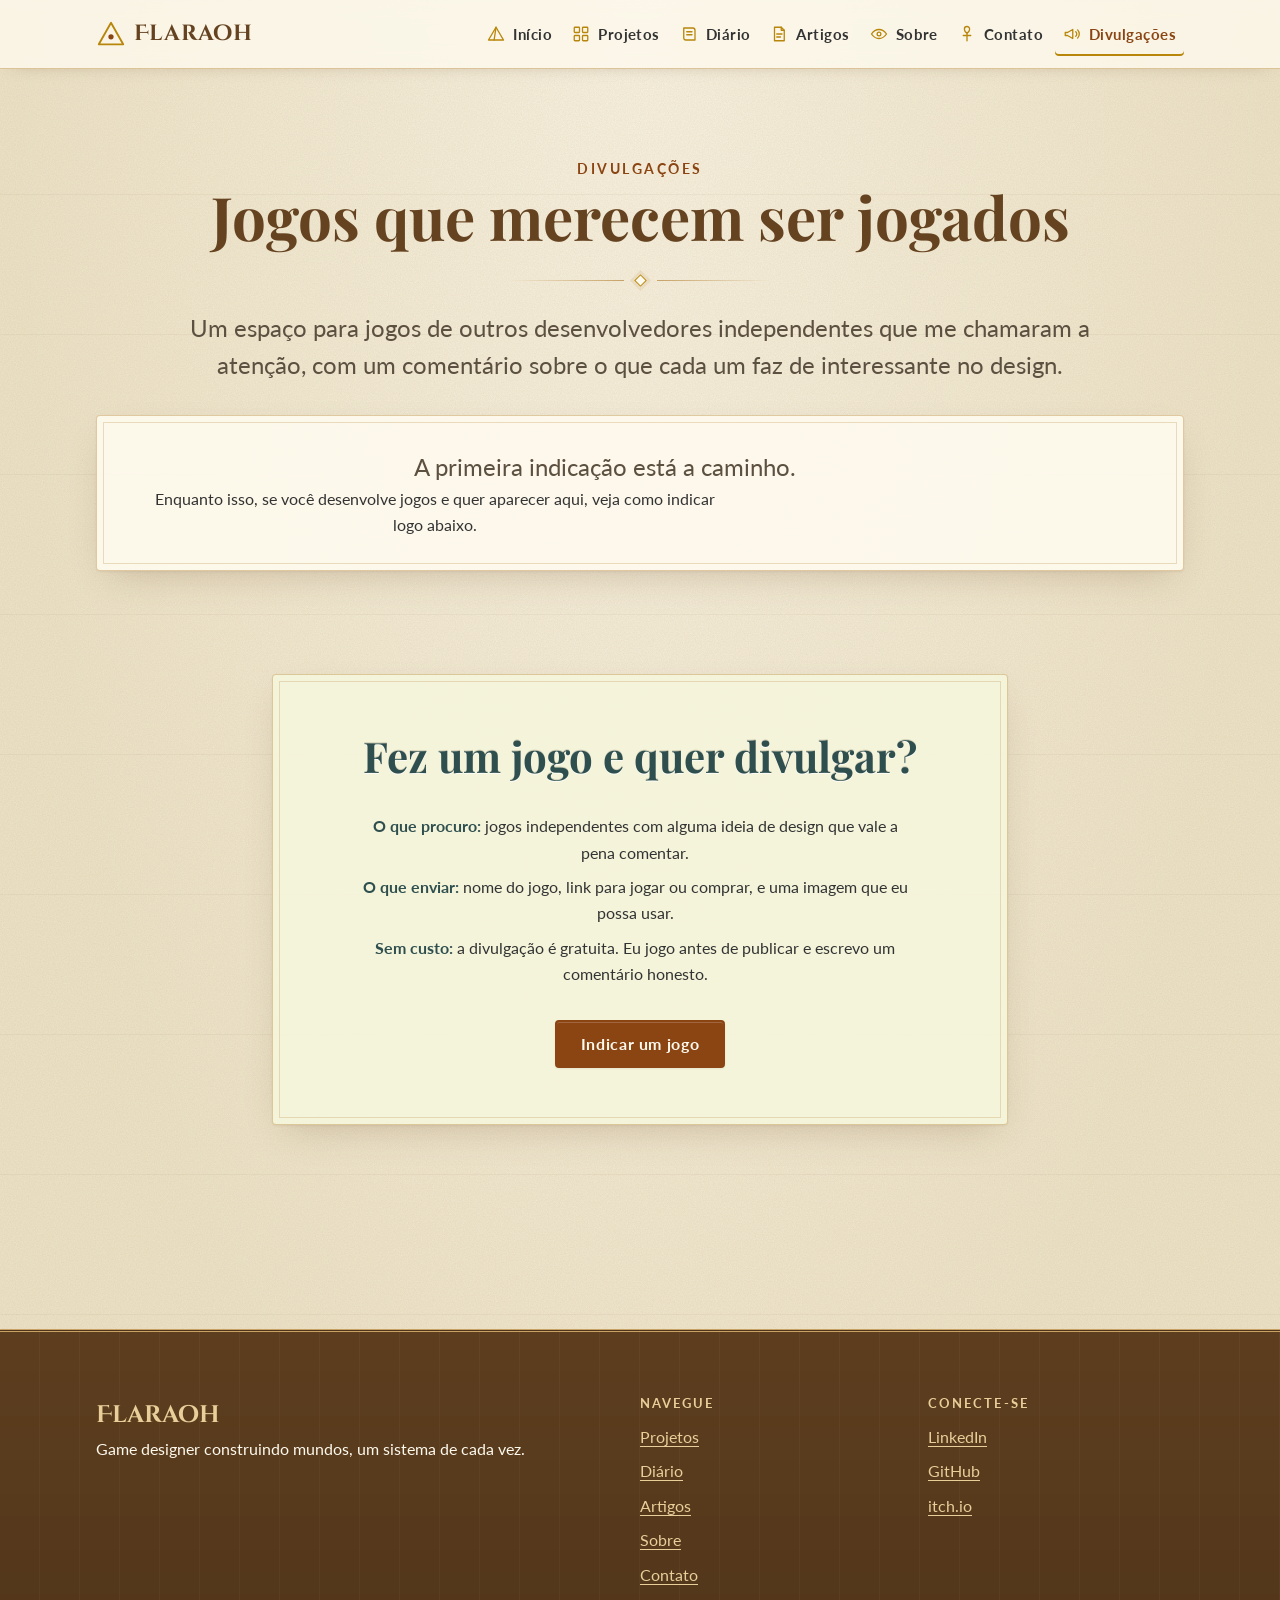
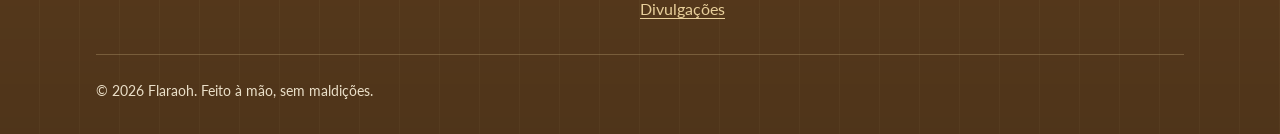
<file: spotlight.html>
<!doctype html>
<html lang="pt-BR">
<head>
  <meta charset="utf-8">
  <meta name="viewport" content="width=device-width, initial-scale=1">
  <title>Divulgações · Flaraoh</title>
  <meta name="description" content="Jogos de desenvolvedores independentes indicados e comentados por Flaraoh.">
  <meta name="theme-color" content="#FDF9ED">
  <link rel="icon" href="assets/favicon.svg" type="image/svg+xml">
  <link rel="preconnect" href="https://fonts.googleapis.com">
  <link rel="preconnect" href="https://fonts.gstatic.com" crossorigin>
  <link rel="stylesheet" href="https://fonts.googleapis.com/css2?family=Cinzel+Decorative:wght@700&family=Lato:ital,wght@0,400;0,700;1,400&family=Playfair+Display:wght@600;700&display=swap">
  <link rel="stylesheet" href="css/style.css">
  <script>document.documentElement.classList.add("js");</script>
  <script src="js/main.js" defer></script>
</head>
<body>
  <a class="skip-link" href="#conteudo">Pular para o conteúdo</a>

  <header class="site-header">
    <div class="container site-header__inner">
      <a class="brand" href="index.html">
        <svg class="brand__mark" viewBox="0 0 32 32" aria-hidden="true"><path d="M16 4 3 27h26L16 4Z" fill="none" stroke="#B8860B" stroke-width="2" stroke-linejoin="round"/><circle cx="16" cy="19" r="2.8" fill="#8B4513"/></svg>
        <span class="brand__name">Flaraoh</span>
      </a>
      <button class="nav-toggle" type="button" aria-expanded="false" aria-controls="site-nav">
        <span class="nav-toggle__bars" aria-hidden="true"></span>
        <span class="nav-toggle__label visually-hidden">Abrir menu</span>
      </button>
      <nav id="site-nav" class="site-nav" aria-label="Principal">
        <ul class="site-nav__list">
          <li><a class="site-nav__link" href="index.html"><svg class="site-nav__icon" viewBox="0 0 24 24" aria-hidden="true"><path d="M12 3 2 20h20L12 3Z"/><path d="M12 3 9.5 20"/></svg>Início</a></li>
          <li><a class="site-nav__link" href="projects.html"><svg class="site-nav__icon" viewBox="0 0 24 24" aria-hidden="true"><rect x="3" y="3" width="7" height="7" rx="1"/><rect x="14" y="3" width="7" height="7" rx="1"/><rect x="3" y="14" width="7" height="7" rx="1"/><rect x="14" y="14" width="7" height="7" rx="1"/></svg>Projetos</a></li>
          <li><a class="site-nav__link" href="devlog.html"><svg class="site-nav__icon" viewBox="0 0 24 24" aria-hidden="true"><path d="M5 4h12a3 3 0 0 1 3 3v13H8a3 3 0 0 1-3-3V4Z"/><path d="M9 9h7M9 13h7"/></svg>Diário</a></li>
          <li><a class="site-nav__link" href="articles.html"><svg class="site-nav__icon" viewBox="0 0 24 24" aria-hidden="true"><path d="M6 3h9l4 4v14H6V3Z"/><path d="M15 3v4h4M9 12h7M9 16h5"/></svg>Artigos</a></li>
          <li><a class="site-nav__link" href="about.html"><svg class="site-nav__icon" viewBox="0 0 24 24" aria-hidden="true"><path d="M2 12s4-6 10-6 10 6 10 6-4 6-10 6S2 12 2 12Z"/><circle cx="12" cy="12" r="2.5"/></svg>Sobre</a></li>
          <li><a class="site-nav__link" href="contact.html"><svg class="site-nav__icon" viewBox="0 0 24 24" aria-hidden="true"><path d="M12 11C9.5 9 8.5 7 8.5 5.5a3.5 3.5 0 0 1 7 0C15.5 7 14.5 9 12 11Z"/><path d="M12 11v10M7 14h10"/></svg>Contato</a></li>
          <li><a class="site-nav__link" href="spotlight.html" aria-current="page"><svg class="site-nav__icon" viewBox="0 0 24 24" aria-hidden="true"><path d="M3 10v4h3l7 4V6l-7 4H3Z"/><path d="M17 9a4 4 0 0 1 0 6M19.5 6.5a8 8 0 0 1 0 11"/></svg>Divulgações</a></li>
        </ul>
      </nav>
    </div>
  </header>

  <main id="conteudo">
    <header class="page-header container">
      <p class="eyebrow">Divulgações</p>
      <h1 class="mt-0">Jogos que merecem ser jogados</h1>
      <div class="divider" aria-hidden="true"><span class="divider__gem"></span></div>
      <p class="lead">Um espaço para jogos de outros desenvolvedores independentes que me chamaram a atenção, com um comentário sobre o que cada um faz de interessante no design.</p>
    </header>

    <section class="container" aria-label="Jogos divulgados">
      <!-- Para divulgar um jogo, troque o parágrafo abaixo por uma lista de cards:
      <ul class="grid grid--3 card-list" role="list">
        <li>
          <article class="card">
            <div class="card__media"><img src="assets/img/spotlight/nome-do-jogo.webp" alt="" width="800" height="500" loading="lazy" decoding="async"></div>
            <div class="card__body">
              <p class="card__meta">Gênero · Estúdio ou autor · Ano</p>
              <h2 class="card__title fs-h3"><a class="card__link" href="LINK_DO_JOGO" rel="noopener">Nome do jogo</a></h2>
              <p>O que o jogo faz de interessante no design, em uma ou duas frases.</p>
              <ul class="tag-list" aria-label="Plataformas"><li class="tag">PC</li><li class="tag">itch.io</li></ul>
              <p class="card__footer"><span class="card__cta">Conhecer o jogo →</span></p>
            </div>
          </article>
        </li>
      </ul>
      Use imagens do jogo só com autorização de quem o desenvolveu. -->
      <div class="plaque plaque--compact text-center">
        <p class="lead mt-0">A primeira indicação está a caminho.</p>
        <p>Enquanto isso, se você desenvolve jogos e quer aparecer aqui, veja como indicar logo abaixo.</p>
      </div>
    </section>

    <section class="section" aria-labelledby="indicar-title">
      <div class="container container--narrow">
        <div class="plaque plaque--beige cta-band">
          <h2 id="indicar-title" class="engraved--subtle">Fez um jogo e quer divulgar?</h2>
          <ul class="contact-facts mt-6">
            <li><strong>O que procuro:</strong> jogos independentes com alguma ideia de design que vale a pena comentar.</li>
            <li><strong>O que enviar:</strong> nome do jogo, link para jogar ou comprar, e uma imagem que eu possa usar.</li>
            <li><strong>Sem custo:</strong> a divulgação é gratuita. Eu jogo antes de publicar e escrevo um comentário honesto.</li>
          </ul>
          <div class="cta-band__actions"><a class="btn" href="contact.html?assunto=divulgacao">Indicar um jogo</a></div>
        </div>
      </div>
    </section>
  </main>


  <footer class="site-footer">
    <div class="container site-footer__inner">
      <div>
        <p class="site-footer__brand">Flaraoh</p>
        <p>Game designer construindo mundos, um sistema de cada vez.</p>
      </div>
      <nav aria-label="Rodapé">
        <h2 class="site-footer__heading">Navegue</h2>
        <ul class="site-footer__links">
          <li><a href="projects.html">Projetos</a></li>
          <li><a href="devlog.html">Diário</a></li>
          <li><a href="articles.html">Artigos</a></li>
          <li><a href="about.html">Sobre</a></li>
          <li><a href="contact.html">Contato</a></li>
          <li><a href="spotlight.html">Divulgações</a></li>
        </ul>
      </nav>
      <div>
        <h2 class="site-footer__heading">Conecte-se</h2>
        <ul class="site-footer__links">
          <li><a href="https://www.linkedin.com/in/seu-usuario" rel="noopener">LinkedIn</a></li>
          <li><a href="https://github.com/seu-usuario" rel="noopener">GitHub</a></li>
          <li><a href="https://seu-usuario.itch.io" rel="noopener">itch.io</a></li>
        </ul>
      </div>
      <p class="site-footer__copy">© <span data-year>2026</span> Flaraoh. Feito à mão, sem maldições.</p>
    </div>
  </footer>
</body>
</html>
</file>
<file: css/style.css>
/* ==========================================================================
   Flaraoh — Portfólio & Blog
   Tema: "Deserto Dourado" · Tipografia: "Antigo & Moderno"
   Organização: 1. Tokens · 2. Reset/Base · 3. Tipografia · 4. Layout
                5. Componentes · 6. Páginas · 7. Utilitários · 8. Media
   Convenção de classes: BEM-like (bloco__elemento--modificador)
   ========================================================================== */

/* 1. TOKENS
   ========================================================================== */
:root {
  /* Paleta "Deserto Dourado" */
  --c-sand: #FDF9ED;        /* Primária: Areia Clara (placas/pergaminho) */
  --c-beige: #F5F5DC;       /* Primária: Bege Claro */
  --c-wall: #EDE3C8;        /* Pedra da parede (fundo do body) */
  --c-gold: #C8A265;        /* Secundária: Ouro Envelhecido (decorativo) */
  --c-goldenrod: #B8860B;   /* Secundária: Goldenrod (ícones/linhas) */
  --c-gold-light: #E8CF9A;  /* Ouro claro para texto sobre fundo escuro */
  --c-cta: #8B4513;         /* Destaque: Saddle Brown (botões/links) */
  --c-cta-dark: #654321;    /* Destaque: Marrom Escuro (hover/títulos) */
  --c-text: #333333;        /* Texto principal */
  --c-slate: #2F4F4F;       /* Títulos secundários */
  --c-muted: #5C5040;       /* Texto de apoio (contraste ≥ 7:1 sobre areia) */
  --c-border: #7A6545;      /* Borda de campos (≥ 3:1 sobre areia) */
  --c-error: #A0281E;
  --c-success: #2E5E3A;

  /* Tipografia */
  --f-display: "Cinzel Decorative", "Cinzel", Georgia, serif;
  --f-heading: "Playfair Display", Georgia, "Times New Roman", serif;
  --f-body: "Lato", "Open Sans", system-ui, -apple-system, "Segoe UI", sans-serif;

  --fs-sm: 0.875rem;
  --fs-base: 1rem;
  --fs-md: clamp(1.0625rem, 0.3vw + 1rem, 1.1875rem);
  --fs-lg: clamp(1.25rem, 0.8vw + 1rem, 1.5rem);
  --fs-h3: clamp(1.25rem, 0.9vw + 1rem, 1.5rem);
  --fs-h2: clamp(1.75rem, 2.2vw + 1rem, 2.625rem);
  --fs-h1: clamp(2.25rem, 4vw + 1rem, 3.75rem);
  --fs-hero: clamp(3rem, 9vw + 1rem, 6.5rem);

  /* Espaçamento */
  --sp-1: 0.25rem;
  --sp-2: 0.5rem;
  --sp-3: 0.75rem;
  --sp-4: 1rem;
  --sp-5: 1.5rem;
  --sp-6: 2rem;
  --sp-7: 3rem;
  --sp-8: 4rem;
  --sp-9: 6rem;
  --section-y: clamp(3.5rem, 8vw, 7rem);

  /* Formas & sombras */
  --radius: 4px;
  --radius-lg: 10px;
  --shadow-sm: 0 1px 2px rgb(101 67 33 / 0.08);
  --shadow-plaque: 0 1px 2px rgb(101 67 33 / 0.08), 0 14px 36px -14px rgb(101 67 33 / 0.28);
  --shadow-lift: 0 2px 4px rgb(101 67 33 / 0.1), 0 20px 40px -16px rgb(101 67 33 / 0.35);

  --container: 72rem;
  --measure: 68ch;
  --header-h: 4.25rem;
  --ease: cubic-bezier(0.2, 0.7, 0.2, 1);
}

/* 2. RESET / BASE
   ========================================================================== */
*,
*::before,
*::after { box-sizing: border-box; }

* { margin: 0; }

html {
  -webkit-text-size-adjust: 100%;
  text-size-adjust: 100%;
  scroll-behavior: smooth;
  scroll-padding-top: calc(var(--header-h) + var(--sp-4));
}

body {
  min-height: 100vh;
  display: flex;
  flex-direction: column;
  font-family: var(--f-body);
  font-size: var(--fs-base);
  line-height: 1.65;
  color: var(--c-text);
  background-color: var(--c-wall);
  /* "Parede gravada": ruído de pedra + fiadas horizontais muito sutis */
  background-image:
    url("data:image/svg+xml,%3Csvg xmlns='http://www.w3.org/2000/svg' width='220' height='220'%3E%3Cfilter id='n'%3E%3CfeTurbulence type='fractalNoise' baseFrequency='.85' numOctaves='3' stitchTiles='stitch'/%3E%3CfeColorMatrix values='0 0 0 0 .40 0 0 0 0 .28 0 0 0 0 .13 0 0 0 .16 0'/%3E%3C/filter%3E%3Crect width='100%25' height='100%25' filter='url(%23n)'/%3E%3C/svg%3E"),
    repeating-linear-gradient(0deg, transparent 0 139px, rgb(101 67 33 / 0.05) 139px 140px),
    radial-gradient(ellipse at 50% 0%, rgb(253 249 237 / 0.7), transparent 70%);
  text-rendering: optimizeLegibility;
  -webkit-font-smoothing: antialiased;
}

main { flex: 1; }

img,
svg,
video,
iframe {
  display: block;
  max-width: 100%;
}

img { height: auto; }

input,
button,
textarea,
select { font: inherit; color: inherit; }

a {
  color: var(--c-cta);
  text-decoration-thickness: 1px;
  text-underline-offset: 0.2em;
  transition: color 0.2s var(--ease);
}

a:hover { color: var(--c-cta-dark); text-decoration-thickness: 2px; }

:focus-visible {
  outline: 3px solid var(--c-cta);
  outline-offset: 3px;
  border-radius: 2px;
}

::selection { background: var(--c-gold); color: #1F1408; }

/* 3. TIPOGRAFIA
   ========================================================================== */
h1,
h2,
h3 {
  font-family: var(--f-heading);
  font-weight: 700;
  line-height: 1.2;
  color: var(--c-slate);
  text-wrap: balance;
}

h1 { font-size: var(--fs-h1); color: var(--c-cta-dark); }
h2 { font-size: var(--fs-h2); }
h3 { font-size: var(--fs-h3); }

p,
li { max-width: var(--measure); text-wrap: pretty; }

.lead {
  font-size: var(--fs-lg);
  line-height: 1.55;
  color: var(--c-muted);
}

.eyebrow {
  font-family: var(--f-body);
  font-size: var(--fs-sm);
  font-weight: 700;
  letter-spacing: 0.18em;
  text-transform: uppercase;
  color: var(--c-cta);
}

/* Efeito "gravado na pedra" — somente H1 da home e (sutilmente) H2 de seção */
.engraved {
  font-family: var(--f-display);
  font-weight: 700;
  letter-spacing: 0.04em;
  color: var(--c-cta-dark);
  text-shadow:
    0 -1px 0 rgb(40 22 6 / 0.45),   /* sombra na borda superior do sulco */
    0 1px 0 rgb(255 255 255 / 0.75), /* luz batendo na borda inferior */
    0 2px 3px rgb(255 255 255 / 0.35);
}

.engraved--subtle {
  text-shadow:
    0 -1px 0 rgb(40 22 6 / 0.18),
    0 1px 0 rgb(255 255 255 / 0.8);
}

/* 4. LAYOUT
   ========================================================================== */
.container {
  width: 100%;
  max-width: var(--container);
  margin-inline: auto;
  padding-inline: var(--sp-4);
}

.container--narrow { max-width: 50rem; }

.section { padding-block: var(--section-y); }
.section--tight { padding-block: calc(var(--section-y) * 0.6); }

.stack > * + * { margin-top: var(--sp-4); }
.stack--lg > * + * { margin-top: var(--sp-6); }

.grid {
  display: grid;
  gap: var(--sp-6);
  grid-template-columns: 1fr;
}

/* 5. COMPONENTES
   ========================================================================== */

/* --- Skip link --- */
.skip-link {
  position: absolute;
  left: var(--sp-4);
  top: -100px;
  z-index: 100;
  padding: var(--sp-3) var(--sp-4);
  background: var(--c-cta-dark);
  color: var(--c-sand);
  font-weight: 700;
  border-radius: var(--radius);
}

.skip-link:focus { top: var(--sp-3); color: var(--c-sand); }

/* --- Cabeçalho fixo --- */
.site-header {
  position: sticky;
  top: 0;
  z-index: 50;
  background: rgb(253 249 237 / 0.94);
  border-bottom: 1px solid rgb(200 162 101 / 0.6);
  box-shadow: 0 6px 18px -14px rgb(101 67 33 / 0.5);
}

@supports (backdrop-filter: blur(8px)) {
  .site-header {
    background: rgb(253 249 237 / 0.82);
    backdrop-filter: blur(10px) saturate(1.1);
  }
}

.site-header__inner {
  position: relative;
  display: flex;
  flex-wrap: wrap;
  align-items: center;
  justify-content: space-between;
  min-height: var(--header-h);
  gap: var(--sp-2) var(--sp-4);
}

.brand {
  display: inline-flex;
  align-items: center;
  gap: var(--sp-2);
  text-decoration: none;
  color: var(--c-cta-dark);
}

.brand:hover { color: var(--c-cta); text-decoration: none; }

.brand__mark { width: 30px; height: 30px; flex: none; }

.brand__name {
  font-family: var(--f-display);
  font-weight: 700;
  font-size: 1.375rem;
  letter-spacing: 0.04em;
}

/* --- Botão do menu (mobile) --- */
.nav-toggle {
  display: none;
  align-items: center;
  justify-content: center;
  width: 44px;
  height: 44px;
  padding: 0;
  background: transparent;
  border: 1px solid rgb(200 162 101 / 0.7);
  border-radius: var(--radius);
  cursor: pointer;
  color: var(--c-cta-dark);
}

.js .nav-toggle { display: inline-flex; }

.nav-toggle__bars,
.nav-toggle__bars::before,
.nav-toggle__bars::after {
  display: block;
  width: 20px;
  height: 2px;
  background: currentColor;
  border-radius: 2px;
  transition: transform 0.25s var(--ease), background-color 0.25s var(--ease);
}

.nav-toggle__bars { position: relative; }
.nav-toggle__bars::before,
.nav-toggle__bars::after { content: ""; position: absolute; left: 0; }
.nav-toggle__bars::before { top: -6px; }
.nav-toggle__bars::after { top: 6px; }

.nav-toggle[aria-expanded="true"] .nav-toggle__bars { background: transparent; }
.nav-toggle[aria-expanded="true"] .nav-toggle__bars::before { transform: translateY(6px) rotate(45deg); }
.nav-toggle[aria-expanded="true"] .nav-toggle__bars::after { transform: translateY(-6px) rotate(-45deg); }

/* --- Navegação --- */
.site-nav { width: 100%; }

.site-nav__list {
  list-style: none;
  padding: 0 0 var(--sp-3);
  display: flex;
  flex-wrap: wrap;
  gap: var(--sp-1) var(--sp-2);
}

/* Com JS: menu vira dropdown no mobile. Sem JS: fica sempre visível. */
.js .site-nav {
  display: none;
  position: absolute;
  top: 100%;
  left: 0;
  right: 0;
  background: var(--c-sand);
  border-bottom: 1px solid var(--c-gold);
  box-shadow: 0 18px 30px -18px rgb(101 67 33 / 0.45);
}

.js .site-nav.is-open { display: block; animation: nav-in 0.22s var(--ease); }

.js .site-nav__list {
  flex-direction: column;
  padding: var(--sp-3) var(--sp-4) var(--sp-5);
}

@keyframes nav-in {
  from { opacity: 0; transform: translateY(-6px); }
  to { opacity: 1; transform: none; }
}

.site-nav__link {
  display: flex;
  align-items: center;
  gap: var(--sp-2);
  min-height: 44px;
  padding: var(--sp-2) var(--sp-3);
  border-radius: var(--radius);
  font-weight: 700;
  font-size: 0.9375rem;
  letter-spacing: 0.03em;
  color: var(--c-text);
  text-decoration: none;
  transition: background-color 0.2s var(--ease), color 0.2s var(--ease);
}

.site-nav__link:hover {
  color: var(--c-cta-dark);
  background: rgb(200 162 101 / 0.16);
  text-decoration: none;
}

.site-nav__link[aria-current="page"] {
  color: var(--c-cta);
  box-shadow: inset 0 -2px 0 var(--c-goldenrod);
}

.site-nav__icon {
  width: 18px;
  height: 18px;
  flex: none;
  fill: none;
  stroke: var(--c-goldenrod);
  stroke-width: 1.75;
  stroke-linecap: round;
  stroke-linejoin: round;
}

/* --- Botões / CTAs --- */
.btn {
  --btn-bg: var(--c-cta);
  --btn-fg: var(--c-sand);
  --btn-bd: var(--c-cta);
  display: inline-flex;
  align-items: center;
  justify-content: center;
  gap: var(--sp-2);
  min-height: 48px;
  padding: var(--sp-3) var(--sp-5);
  font-family: var(--f-body);
  font-weight: 700;
  font-size: 1rem;
  letter-spacing: 0.04em;
  line-height: 1.2;
  text-decoration: none;
  color: var(--btn-fg);
  background: var(--btn-bg);
  border: 2px solid var(--btn-bd);
  border-radius: var(--radius);
  box-shadow: var(--shadow-sm), inset 0 1px 0 rgb(255 255 255 / 0.18);
  cursor: pointer;
  transition: transform 0.18s var(--ease), box-shadow 0.18s var(--ease),
              background-color 0.18s var(--ease), color 0.18s var(--ease);
}

.btn:hover {
  --btn-bg: var(--c-cta-dark);
  --btn-bd: var(--c-cta-dark);
  color: var(--btn-fg);
  text-decoration: none;
  transform: translateY(-2px);
  box-shadow: 0 10px 20px -10px rgb(101 67 33 / 0.7), inset 0 1px 0 rgb(255 255 255 / 0.18);
}

.btn:active {
  transform: translateY(1px);
  box-shadow: inset 0 3px 6px rgb(0 0 0 / 0.3);
}

.btn--ghost {
  --btn-bg: transparent;
  --btn-fg: var(--c-cta);
}

.btn--ghost:hover {
  --btn-bg: var(--c-cta);
  --btn-bd: var(--c-cta);
  --btn-fg: var(--c-sand);
}

.btn--block { width: 100%; }

.btn[disabled],
.btn[aria-disabled="true"] { opacity: 0.6; cursor: not-allowed; transform: none; }

.btn__arrow { transition: transform 0.18s var(--ease); }
.btn:hover .btn__arrow { transform: translateX(3px); }

.link-arrow {
  display: inline-flex;
  align-items: center;
  gap: var(--sp-1);
  font-weight: 700;
  text-decoration: none;
}

.link-arrow::after {
  content: "→";
  transition: transform 0.18s var(--ease);
}

.link-arrow:hover { text-decoration: underline; }
.link-arrow:hover::after { transform: translateX(3px); }

/* --- Placa / Pergaminho (fundo do conteúdo) --- */
.plaque {
  position: relative;
  padding: clamp(1.5rem, 5vw, 3.5rem);
  background: rgb(253 249 237 / 0.95);
  border: 1px solid rgb(200 162 101 / 0.55);
  border-radius: var(--radius);
  box-shadow: var(--shadow-plaque);
  /* moldura interna dupla, como uma placa entalhada */
  outline: 1px solid rgb(200 162 101 / 0.35);
  outline-offset: -8px;
}

.plaque--beige { background: rgb(245 245 220 / 0.95); }
.plaque--compact { padding: clamp(1.25rem, 4vw, 2rem); }

/* --- Divisor ornamental --- */
.divider {
  display: flex;
  align-items: center;
  gap: var(--sp-3);
  width: min(260px, 70%);
  margin: var(--sp-5) auto;
}

.divider::before,
.divider::after {
  content: "";
  flex: 1;
  height: 1px;
  background: linear-gradient(90deg, transparent, var(--c-gold));
}

.divider::after { background: linear-gradient(270deg, transparent, var(--c-gold)); }

.divider__gem {
  width: 9px;
  height: 9px;
  transform: rotate(45deg);
  border: 1px solid var(--c-goldenrod);
  background: var(--c-sand);
  box-shadow: 0 0 0 3px rgb(200 162 101 / 0.18);
}

.divider--start { margin-inline: 0; }
.divider--start::before { display: none; }

/* --- Cabeçalho de seção --- */
.section-header {
  text-align: center;
  margin-bottom: var(--sp-7);
}

.section-header > p { margin-inline: auto; }
.section-header .divider { margin-block: var(--sp-4); }

.section-title { font-family: var(--f-heading); }

.section-header__sub { color: var(--c-muted); font-size: var(--fs-md); }

/* --- Cabeçalho de página interna --- */
.page-header {
  padding-block: clamp(3rem, 7vw, 5.5rem) var(--sp-6);
  text-align: center;
}

.page-header > * { margin-inline: auto; }
.page-header .lead { margin-top: var(--sp-3); }

/* --- Hero (home) --- */
.hero {
  padding-block: clamp(3.5rem, 10vw, 8rem) var(--section-y);
  text-align: center;
  overflow: hidden;
}

.hero__inner { display: flex; flex-direction: column; align-items: center; }

.hero__title {
  font-size: var(--fs-hero);
  line-height: 1;
  margin-top: var(--sp-3);
}

.hero__plaque { max-width: 44rem; margin-top: var(--sp-2); }

.hero__subtitle {
  font-size: var(--fs-h3);
  color: var(--c-cta-dark);
  margin-bottom: var(--sp-4);
}

.hero__lead {
  font-size: var(--fs-lg);
  line-height: 1.55;
  margin-inline: auto;
}

.hero__lead + .hero__lead { margin-top: var(--sp-3); }

.hero__actions {
  display: flex;
  flex-direction: column;
  gap: var(--sp-3);
  margin-top: var(--sp-6);
}

/* --- Tags --- */
.tag-list {
  list-style: none;
  padding: 0;
  display: flex;
  flex-wrap: wrap;
  gap: var(--sp-2);
}

.tag {
  display: inline-block;
  padding: 0.2em 0.7em;
  font-size: 0.8125rem;
  font-weight: 700;
  letter-spacing: 0.03em;
  color: var(--c-cta-dark);
  background: rgb(200 162 101 / 0.18);
  border: 1px solid rgb(200 162 101 / 0.6);
  border-radius: 999px;
}

/* --- Cards de projeto --- */
.card-list { list-style: none; padding: 0; }
.card-list > li { max-width: none; display: flex; }
.card-list > li > .card { flex: 1; }

.card {
  position: relative;
  display: flex;
  flex-direction: column;
  background: rgb(253 249 237 / 0.96);
  border: 1px solid rgb(200 162 101 / 0.55);
  border-radius: var(--radius);
  box-shadow: var(--shadow-plaque);
  overflow: hidden;
  transition: transform 0.25s var(--ease), box-shadow 0.25s var(--ease);
}

.card:has(.card__link:hover),
.card:focus-within {
  transform: translateY(-4px);
  box-shadow: var(--shadow-lift);
}

.card__media {
  aspect-ratio: 16 / 10;
  background: var(--c-beige);
  border-bottom: 1px solid rgb(200 162 101 / 0.55);
  overflow: hidden;
}

.card__media img {
  width: 100%;
  height: 100%;
  object-fit: cover;
  transition: transform 0.5s var(--ease);
}

.card:has(.card__link:hover) .card__media img { transform: scale(1.04); }

.card__body {
  display: flex;
  flex-direction: column;
  flex: 1;
  gap: var(--sp-3);
  padding: var(--sp-5);
}

.card__meta { font-size: var(--fs-sm); color: var(--c-muted); }

.card__title a { color: inherit; text-decoration: none; }

/* link "esticado": o card inteiro é clicável sem aninhar links */
.card__link::after { content: ""; position: absolute; inset: 0; }

.card__footer { margin-top: auto; padding-top: var(--sp-2); }

.card__cta { font-weight: 700; color: var(--c-cta); }
.card__cta--soon { color: var(--c-muted); font-style: italic; font-weight: 400; }

.badge {
  position: absolute;
  top: var(--sp-3);
  right: var(--sp-3);
  z-index: 1;
  padding: 0.25em 0.7em;
  font-size: 0.75rem;
  font-weight: 700;
  letter-spacing: 0.08em;
  text-transform: uppercase;
  color: var(--c-sand);
  background: var(--c-cta-dark);
  border-radius: var(--radius);
}

/* --- Lista de posts --- */
.post-list { list-style: none; padding: 0; }

.post-list > li { max-width: none; }

.post-list > li + li {
  margin-top: var(--sp-6);
  padding-top: var(--sp-6);
  border-top: 1px solid rgb(200 162 101 / 0.5);
}

.post-preview { display: grid; gap: var(--sp-2); }

.post-preview__meta {
  display: flex;
  flex-wrap: wrap;
  gap: var(--sp-1) var(--sp-3);
  font-size: var(--fs-sm);
  color: var(--c-muted);
}

.post-preview__meta span::before { content: "·"; margin-right: var(--sp-3); }

.post-preview__title a { color: var(--c-slate); text-decoration: none; }
.post-preview__title a:hover { color: var(--c-cta); text-decoration: underline; }

.post-preview__excerpt { color: var(--c-text); }

/* --- Etapas do processo (projetos) --- */
.process {
  list-style: none;
  padding: 0;
  display: grid;
  gap: var(--sp-5);
  counter-reset: step;
}

.process > li { max-width: none; counter-increment: step; }

.process__title {
  display: flex;
  align-items: baseline;
  gap: var(--sp-2);
  font-size: var(--fs-h3);
}

.process__title::before {
  content: counter(step, decimal-leading-zero);
  font-family: var(--f-display);
  font-size: var(--fs-base);
  color: var(--c-cta);
}

/* --- Colunas lado a lado com placas da mesma altura (home) --- */
.split > * { display: flex; flex-direction: column; }
.split .plaque { flex: 1; }

/* --- Faixa de CTA --- */
.cta-band { text-align: center; }
.cta-band .lead { margin: var(--sp-4) auto 0; }
.cta-band__actions {
  display: flex;
  flex-wrap: wrap;
  justify-content: center;
  gap: var(--sp-3);
  margin-top: var(--sp-6);
}

/* --- Artigo / Prosa --- */
.prose {
  font-size: var(--fs-md);
  line-height: 1.8;
}

.prose > * + * { margin-top: 1.25em; }
.prose h2 { font-size: clamp(1.5rem, 1.5vw + 1rem, 2rem); margin-top: 2.2em; }
.prose h3 { margin-top: 1.8em; }
.prose h2 + *,
.prose h3 + * { margin-top: 0.6em; }

.prose ul,
.prose ol { padding-left: 1.4em; }
.prose li + li { margin-top: 0.4em; }
.prose li::marker { color: var(--c-goldenrod); }

.prose blockquote {
  padding: var(--sp-4) var(--sp-5);
  border-left: 3px solid var(--c-gold);
  background: rgb(200 162 101 / 0.1);
  font-family: var(--f-heading);
  font-style: italic;
  font-size: 1.15em;
  color: var(--c-slate);
}

.prose code {
  font-size: 0.9em;
  padding: 0.1em 0.35em;
  background: rgb(200 162 101 / 0.18);
  border-radius: 3px;
}

.article-header { text-align: center; }
.article-header > * { margin-inline: auto; }
.article-header__meta {
  display: flex;
  flex-wrap: wrap;
  justify-content: center;
  gap: var(--sp-1) var(--sp-4);
  margin-top: var(--sp-4);
  font-size: var(--fs-sm);
  color: var(--c-muted);
}

/* --- Figuras / mídia --- */
.figure { margin-block: var(--sp-6); }

.figure img,
.figure .video-frame {
  width: 100%;
  border-radius: var(--radius);
  border: 1px solid rgb(200 162 101 / 0.55);
  box-shadow: var(--shadow-sm);
}

.figure figcaption {
  margin-top: var(--sp-2);
  font-size: var(--fs-sm);
  color: var(--c-muted);
  text-align: center;
  max-width: none;
}

.video-frame {
  position: relative;
  aspect-ratio: 16 / 9;
  background: #2A1B0E;
  overflow: hidden;
}

.video-frame iframe,
.video-frame img { position: absolute; inset: 0; width: 100%; height: 100%; object-fit: cover; border: 0; }

.gallery {
  display: grid;
  gap: var(--sp-4);
  grid-template-columns: 1fr;
}

.gallery .figure { margin: 0; }

/* --- Lista de metadados (projeto) --- */
.meta-list {
  display: grid;
  gap: var(--sp-4);
  grid-template-columns: repeat(auto-fit, minmax(8rem, 1fr));
}

.meta-list dt {
  font-size: 0.75rem;
  font-weight: 700;
  letter-spacing: 0.14em;
  text-transform: uppercase;
  color: var(--c-cta);
}

.meta-list dd { margin: var(--sp-1) 0 0; font-weight: 700; color: var(--c-slate); }

/* --- Destaques do case study --- */
.stats {
  list-style: none;
  padding: 0;
  display: grid;
  gap: var(--sp-4);
  grid-template-columns: repeat(auto-fit, minmax(9rem, 1fr));
}

.stats li {
  max-width: none;
  padding: var(--sp-4);
  text-align: center;
  background: rgb(200 162 101 / 0.12);
  border: 1px solid rgb(200 162 101 / 0.5);
  border-radius: var(--radius);
}

.stats strong {
  display: block;
  font-family: var(--f-heading);
  font-size: 2rem;
  line-height: 1.1;
  color: var(--c-cta-dark);
}

.stats span { font-size: var(--fs-sm); color: var(--c-muted); }

/* --- Navegação entre páginas (anterior/próximo) --- */
.pager {
  display: flex;
  flex-wrap: wrap;
  justify-content: space-between;
  gap: var(--sp-4);
  margin-top: var(--sp-7);
  padding-top: var(--sp-5);
  border-top: 1px solid rgb(200 162 101 / 0.5);
}

/* --- Linha do tempo (sobre) --- */
.timeline {
  list-style: none;
  padding: 0 0 0 var(--sp-6);
  position: relative;
}

.timeline::before {
  content: "";
  position: absolute;
  left: 7px;
  top: 0.4rem;
  bottom: 0.4rem;
  width: 1px;
  background: linear-gradient(var(--c-gold), rgb(200 162 101 / 0.2));
}

.timeline__item { position: relative; max-width: none; }
.timeline__item + .timeline__item { margin-top: var(--sp-6); }

.timeline__item::before {
  content: "";
  position: absolute;
  left: calc(-1 * var(--sp-6) + 2px);
  top: 0.45rem;
  width: 11px;
  height: 11px;
  transform: rotate(45deg);
  background: var(--c-sand);
  border: 2px solid var(--c-goldenrod);
}

.timeline__item--current::before { background: var(--c-cta); border-color: var(--c-cta); }

.timeline__period {
  font-size: var(--fs-sm);
  font-weight: 700;
  letter-spacing: 0.1em;
  text-transform: uppercase;
  color: var(--c-cta);
}

.timeline__item h3 { margin-block: var(--sp-1) var(--sp-2); }

/* --- Perfil (sobre) --- */
.profile {
  display: grid;
  gap: var(--sp-6);
  align-items: center;
}

.profile__photo {
  width: min(280px, 80%);
  margin-inline: auto;
  padding: 10px;
  background: var(--c-sand);
  border: 1px solid var(--c-gold);
  border-radius: 140px 140px var(--radius) var(--radius); /* arco de portal de templo */
  box-shadow: var(--shadow-plaque);
}

.profile__photo img { border-radius: 130px 130px 2px 2px; width: 100%; }

.skill-groups {
  display: grid;
  gap: var(--sp-5);
}

.skill-group h3 { font-size: 1.125rem; margin-bottom: var(--sp-3); }

.contact-facts { list-style: none; padding: 0; display: grid; gap: var(--sp-2); }
.contact-facts strong { color: var(--c-slate); }

/* --- Links sociais --- */
.social-list {
  list-style: none;
  padding: 0;
  display: grid;
  gap: var(--sp-3);
}

.social-list a {
  display: flex;
  align-items: center;
  gap: var(--sp-3);
  min-height: 48px;
  padding: var(--sp-3) var(--sp-4);
  font-weight: 700;
  text-decoration: none;
  color: var(--c-text);
  background: rgb(253 249 237 / 0.7);
  border: 1px solid rgb(200 162 101 / 0.6);
  border-radius: var(--radius);
  transition: border-color 0.2s var(--ease), transform 0.2s var(--ease), background-color 0.2s var(--ease);
}

.social-list a:hover {
  color: var(--c-cta-dark);
  border-color: var(--c-cta);
  background: var(--c-sand);
  transform: translateX(3px);
}

.social-list small { display: block; font-weight: 400; color: var(--c-muted); }

.social-list__icon {
  width: 22px;
  height: 22px;
  flex: none;
  fill: none;
  stroke: var(--c-goldenrod);
  stroke-width: 1.75;
  stroke-linecap: round;
  stroke-linejoin: round;
}

/* --- Formulário --- */
.form { display: grid; gap: var(--sp-5); }

.field { display: grid; gap: var(--sp-2); }

.field__label { font-weight: 700; color: var(--c-slate); }
.req { color: var(--c-error); }

.field__hint { font-size: var(--fs-sm); color: var(--c-muted); }

.field__input {
  width: 100%;
  min-height: 48px;
  padding: var(--sp-3) var(--sp-4);
  font-size: 1rem; /* evita zoom automático no iOS */
  background: #FFFDF6;
  border: 1.5px solid var(--c-border);
  border-radius: var(--radius);
  transition: border-color 0.2s var(--ease), box-shadow 0.2s var(--ease);
}

.field__input:hover { border-color: var(--c-cta-dark); }

.field__input:focus-visible {
  outline: none;
  border-color: var(--c-cta);
  box-shadow: 0 0 0 3px rgb(139 69 19 / 0.25);
}

textarea.field__input { min-height: 10rem; resize: vertical; line-height: 1.6; }

.field__input[aria-invalid="true"] {
  border-color: var(--c-error);
  box-shadow: 0 0 0 3px rgb(160 40 30 / 0.15);
}

.field__error {
  font-size: var(--fs-sm);
  font-weight: 700;
  color: var(--c-error);
}

.field__error:empty { display: none; }

.form__status {
  padding: var(--sp-4);
  border-radius: var(--radius);
  font-weight: 700;
}

.form__status:empty { display: none; }
.form__status--success { color: var(--c-success); background: rgb(46 94 58 / 0.1); border: 1px solid rgb(46 94 58 / 0.4); }
.form__status--error { color: var(--c-error); background: rgb(160 40 30 / 0.08); border: 1px solid rgb(160 40 30 / 0.4); }

/* honeypot anti-spam */
.form__trap { position: absolute; left: -9999px; width: 1px; height: 1px; overflow: hidden; }

/* --- Rodapé --- */
.site-footer {
  margin-top: var(--section-y);
  padding-block: var(--sp-8) var(--sp-6);
  color: var(--c-sand);
  background-color: var(--c-cta-dark);
  background-image:
    linear-gradient(180deg, rgb(0 0 0 / 0.08), rgb(0 0 0 / 0.22)),
    repeating-linear-gradient(90deg, transparent 0 39px, rgb(232 207 154 / 0.05) 39px 40px);
  border-top: 3px double var(--c-gold);
}

.site-footer a { color: var(--c-gold-light); }
.site-footer a:hover { color: #FFF4DC; }
.site-footer :focus-visible { outline-color: var(--c-gold-light); }

.site-footer__inner { display: grid; gap: var(--sp-6); }

.site-footer__brand {
  font-family: var(--f-display);
  font-size: 1.5rem;
  font-weight: 700;
  color: var(--c-gold-light);
}

.site-footer__heading {
  font-family: var(--f-body);
  font-size: 0.8125rem;
  font-weight: 700;
  letter-spacing: 0.16em;
  text-transform: uppercase;
  color: var(--c-gold-light);
  margin-bottom: var(--sp-3);
}

.site-footer__links { list-style: none; padding: 0; display: grid; gap: var(--sp-2); }

.site-footer__copy {
  padding-top: var(--sp-5);
  border-top: 1px solid rgb(232 207 154 / 0.25);
  font-size: var(--fs-sm);
  color: #EADFC8;
  max-width: none;
}

/* 6. PÁGINAS — ajustes específicos
   ========================================================================== */
.project-hero img {
  width: 100%;
  aspect-ratio: 16 / 9;
  object-fit: cover;
  border-radius: var(--radius);
  border: 1px solid rgb(200 162 101 / 0.55);
  box-shadow: var(--shadow-plaque);
}

.content-columns { display: grid; gap: var(--sp-6); }

/* 7. UTILITÁRIOS
   ========================================================================== */
.visually-hidden {
  position: absolute !important;
  width: 1px;
  height: 1px;
  padding: 0;
  margin: -1px;
  overflow: hidden;
  clip: rect(0 0 0 0);
  white-space: nowrap;
  border: 0;
}

.text-center { text-align: center; }
.fs-h3 { font-size: var(--fs-h3); }
.hero__actions.hero__actions--start { justify-content: flex-start; }
.mt-0 { margin-top: 0 !important; }
.mt-6 { margin-top: var(--sp-6); }
.mt-7 { margin-top: var(--sp-7); }
.mb-7 { margin-bottom: var(--sp-7); }
.mx-auto { margin-inline: auto; }

/* 8. MEDIA QUERIES (mobile-first)
   ========================================================================== */
@media (min-width: 30em) {
  .hero__actions { flex-direction: row; justify-content: center; }
  .gallery { grid-template-columns: repeat(2, 1fr); }
}

@media (min-width: 48em) {
  .container { padding-inline: var(--sp-6); }

  .grid--2,
  .grid--3 { grid-template-columns: repeat(2, 1fr); }

  .process { grid-template-columns: repeat(2, 1fr); }

  .profile { grid-template-columns: 280px 1fr; gap: var(--sp-8); }
  .profile__photo { width: 100%; }

  .skill-groups { grid-template-columns: repeat(3, 1fr); }

  .site-footer__inner { grid-template-columns: 2fr 1fr 1fr; }
  .site-footer__copy { grid-column: 1 / -1; }

  .content-columns--contact { grid-template-columns: 3fr 2fr; align-items: start; }
}

@media (min-width: 64em) {
  .grid--3 { grid-template-columns: repeat(3, 1fr); }

  .process { grid-template-columns: repeat(4, 1fr); }

  /* Navegação horizontal no desktop (7 itens só cabem a partir daqui) */
  .js .nav-toggle { display: none; }

  .site-nav,
  .js .site-nav {
    display: block;
    position: static;
    width: auto;
    background: none;
    border: 0;
    box-shadow: none;
    animation: none;
  }

  .site-nav__list,
  .js .site-nav__list {
    flex-direction: row;
    gap: var(--sp-1);
    padding: 0;
  }

  .site-nav__link { padding-inline: var(--sp-2); }
  .site-nav__icon { display: none; }

  .site-header__inner { flex-wrap: nowrap; }
}

/* Ícones do menu voltam quando há largura de sobra */
@media (min-width: 80em) {
  .site-nav__icon { display: block; }
}

@media (prefers-reduced-motion: reduce) {
  html { scroll-behavior: auto; }
  *,
  *::before,
  *::after {
    animation-duration: 0.01ms !important;
    animation-iteration-count: 1 !important;
    transition-duration: 0.01ms !important;
  }
}

@media print {
  body { background: #fff; }
  .site-header,
  .site-footer,
  .nav-toggle,
  .cta-band { display: none; }
  .plaque,
  .card { box-shadow: none; outline: 0; background: #fff; }
}
</file>
